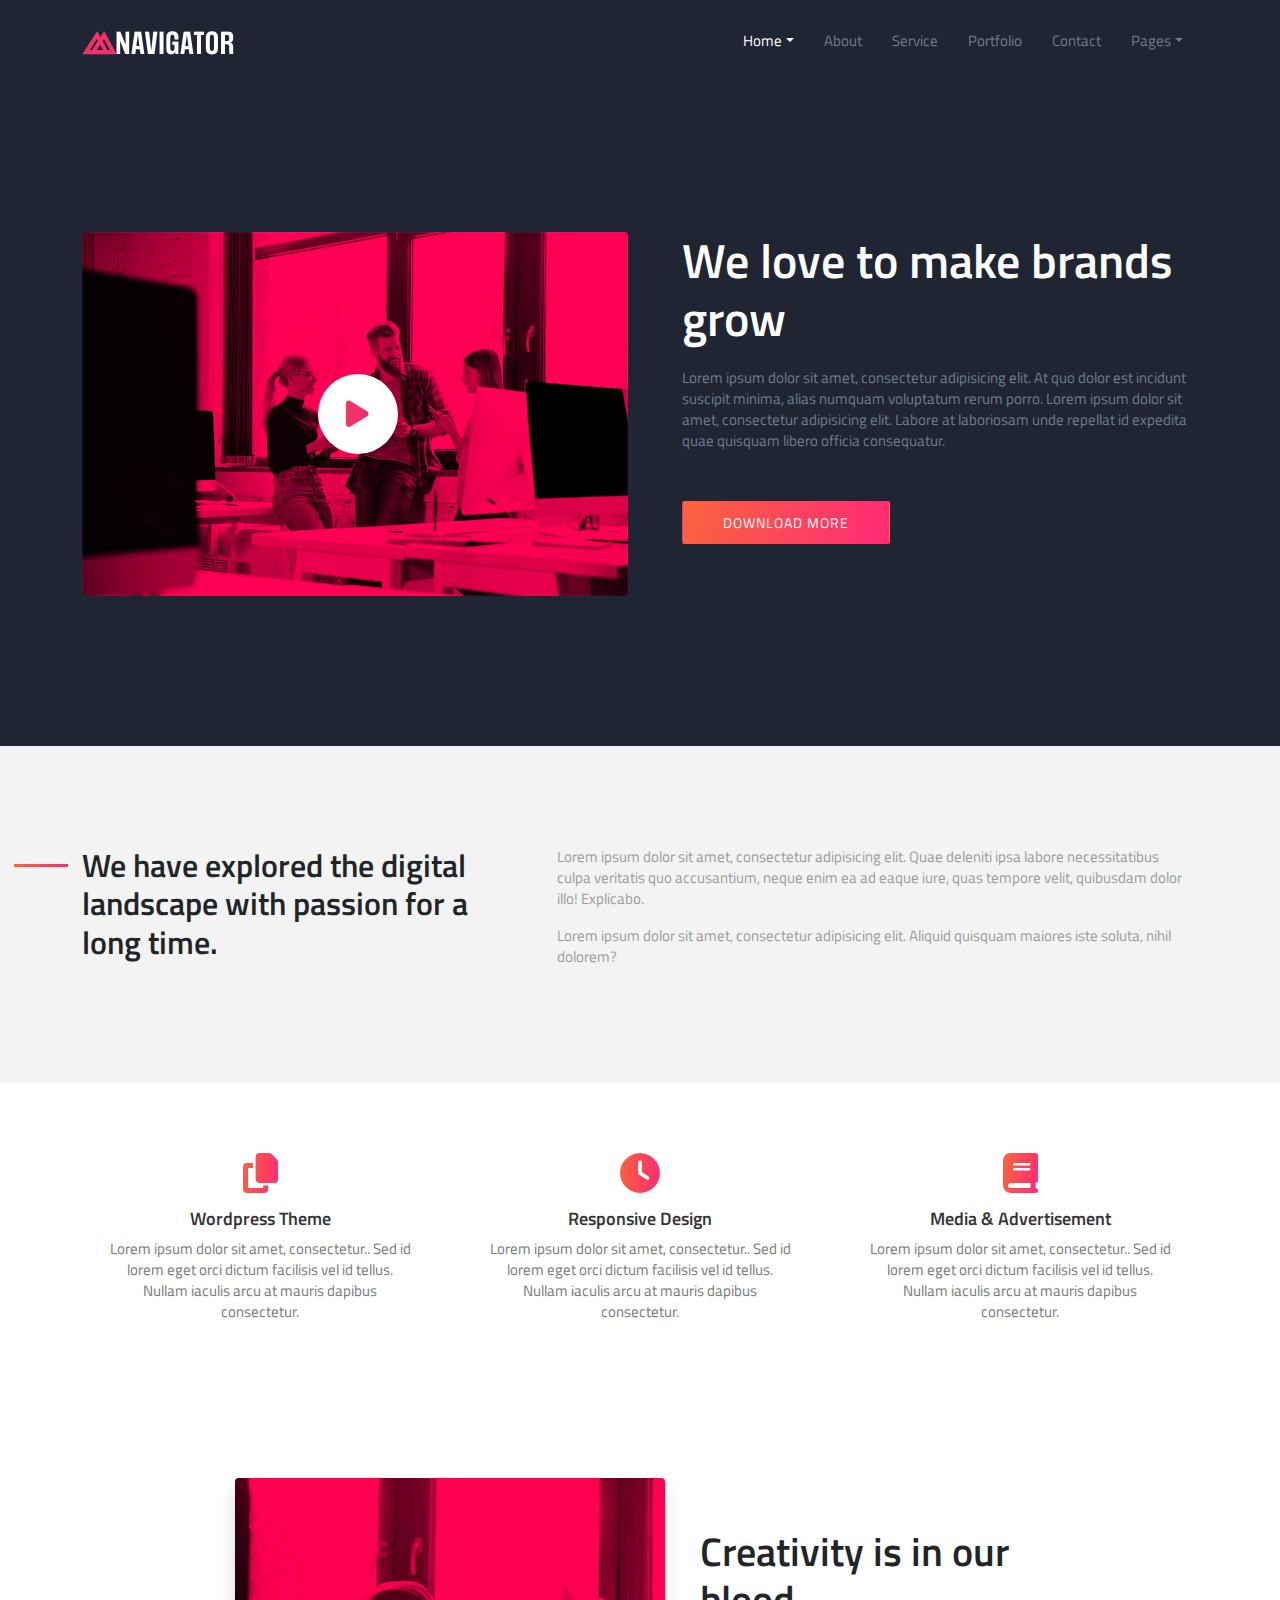
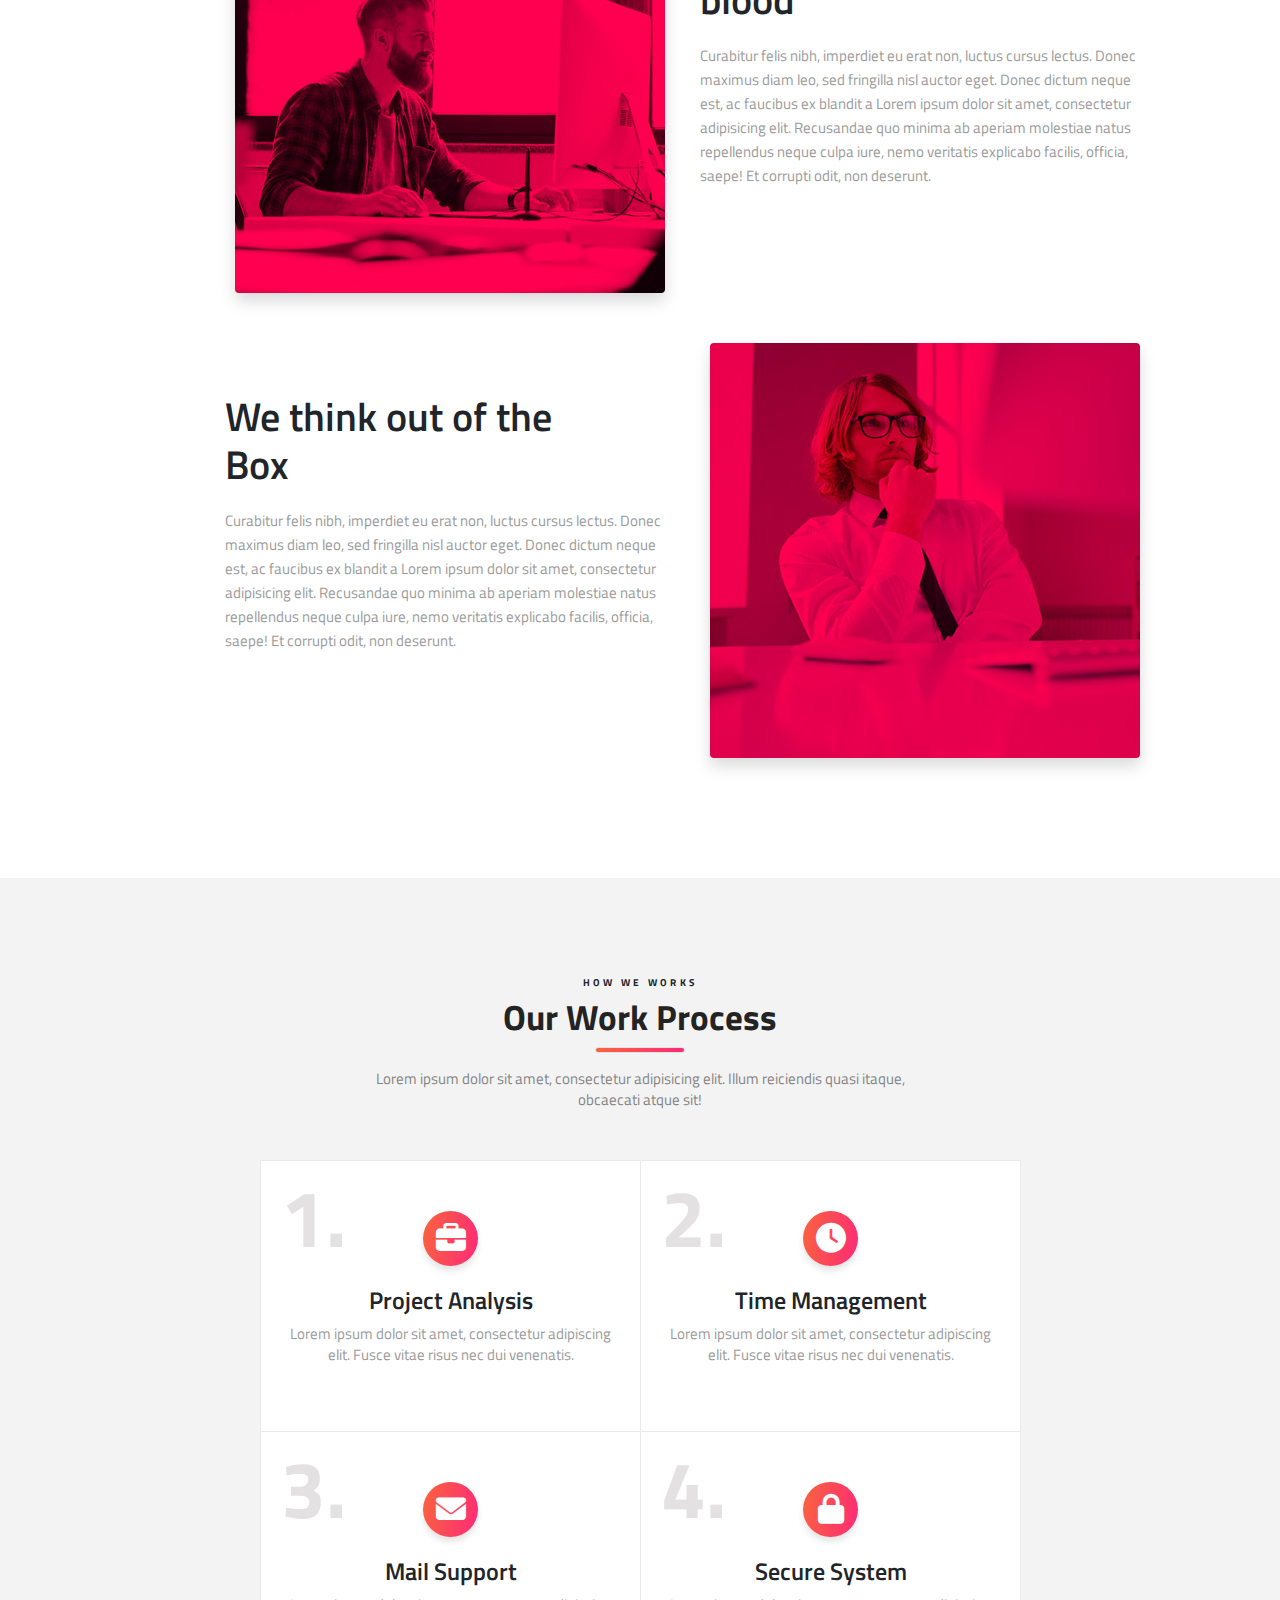
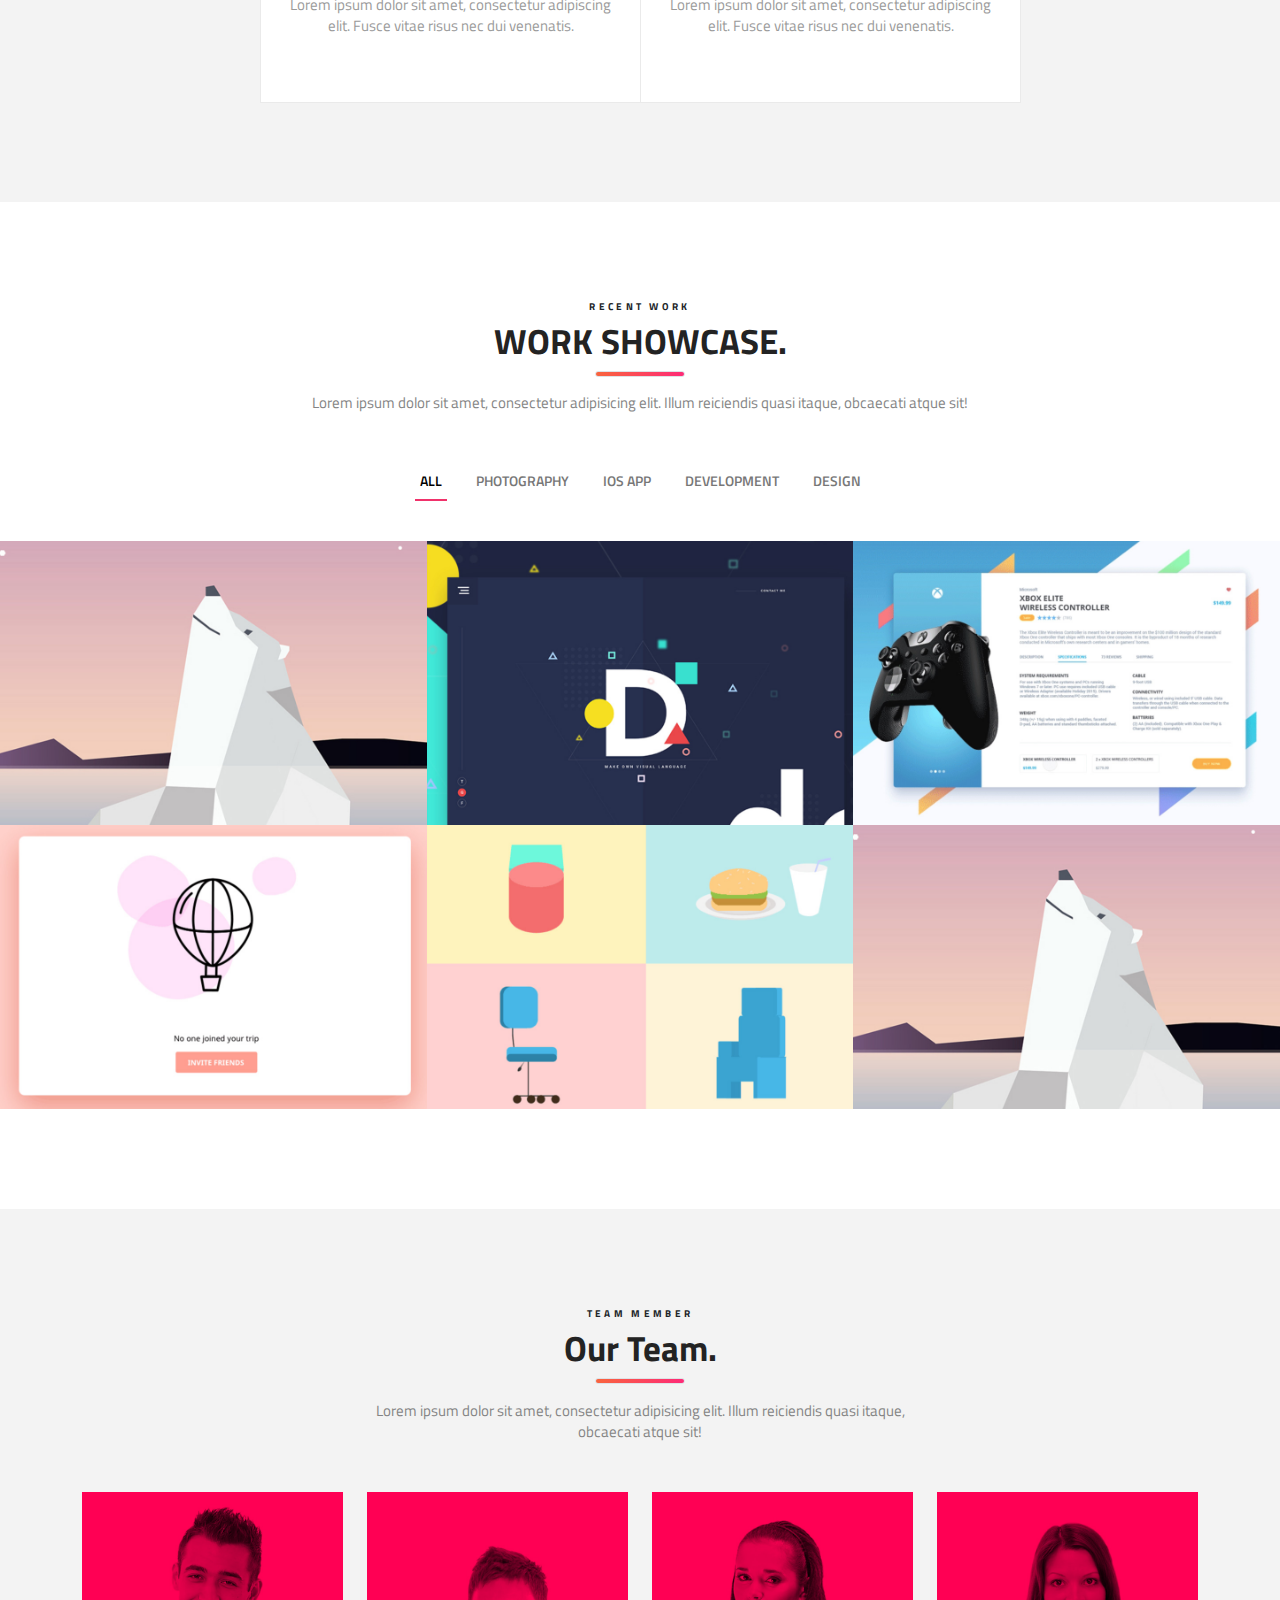
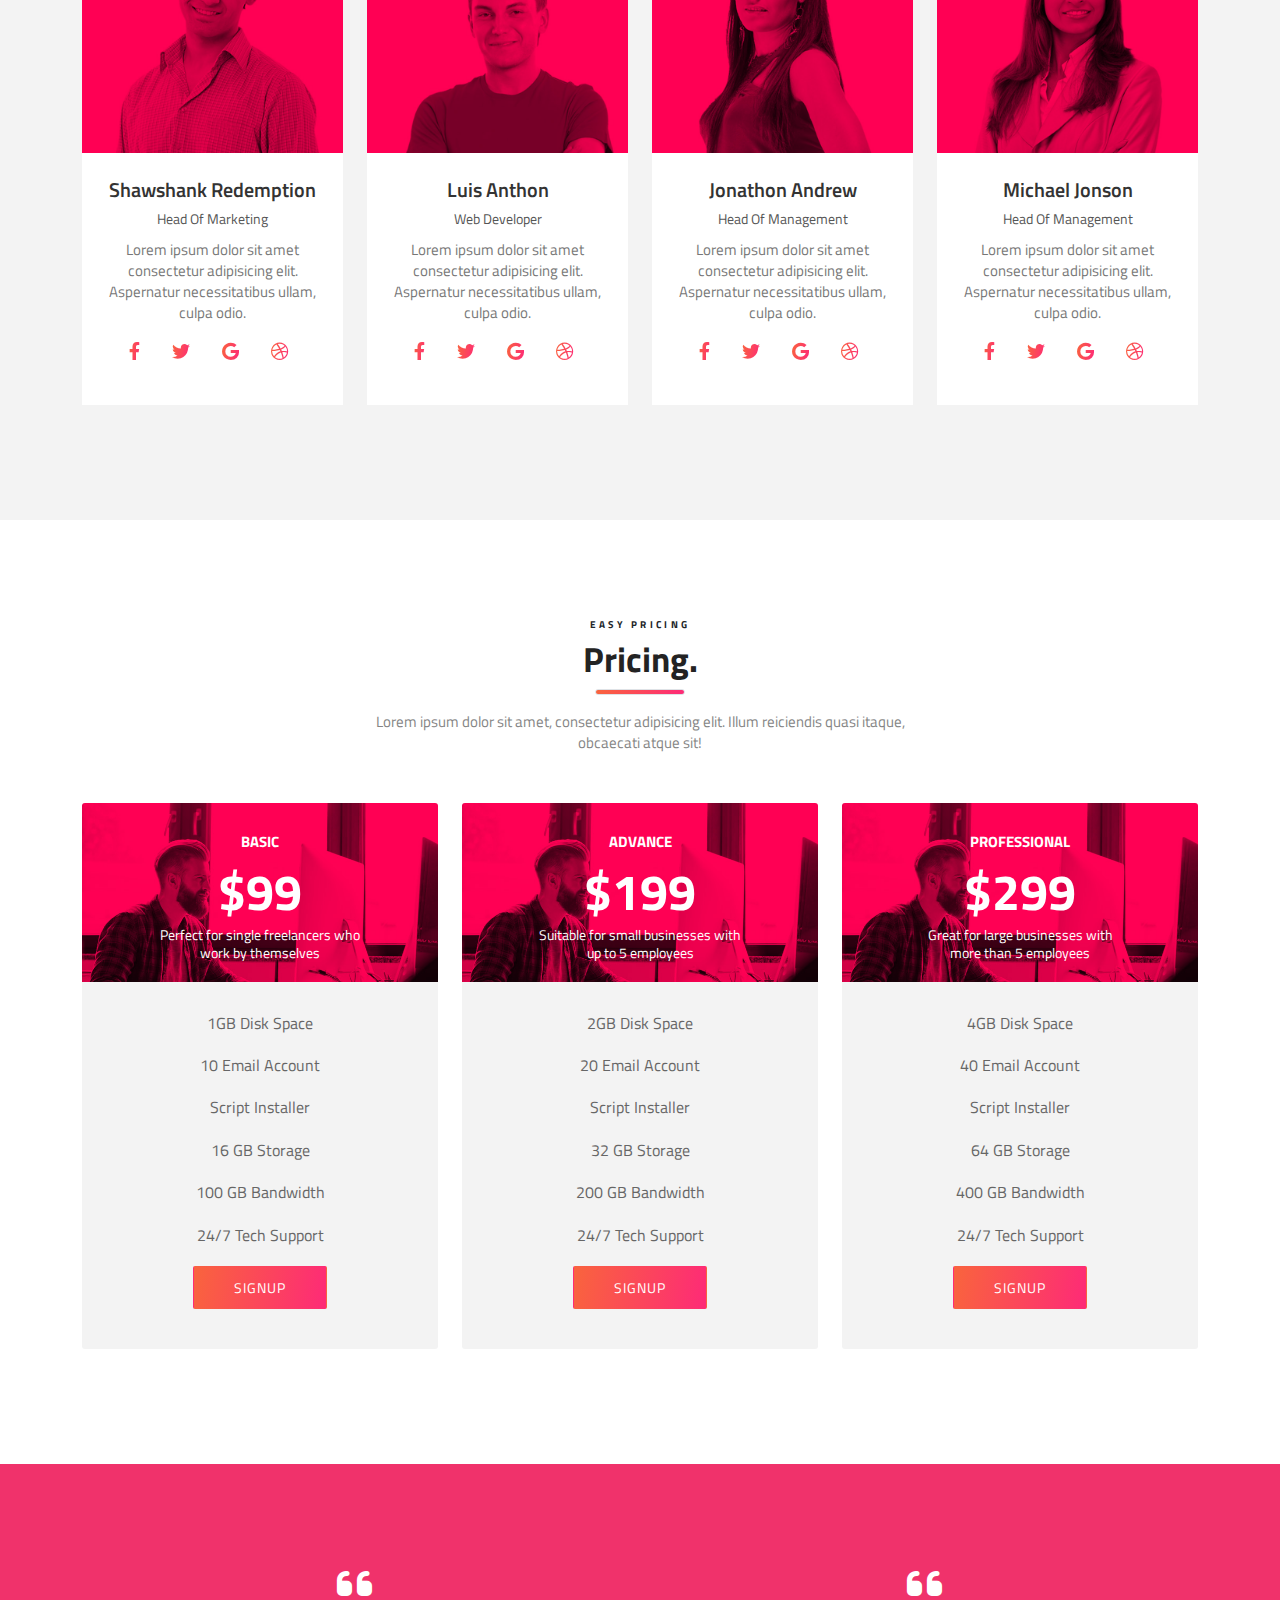
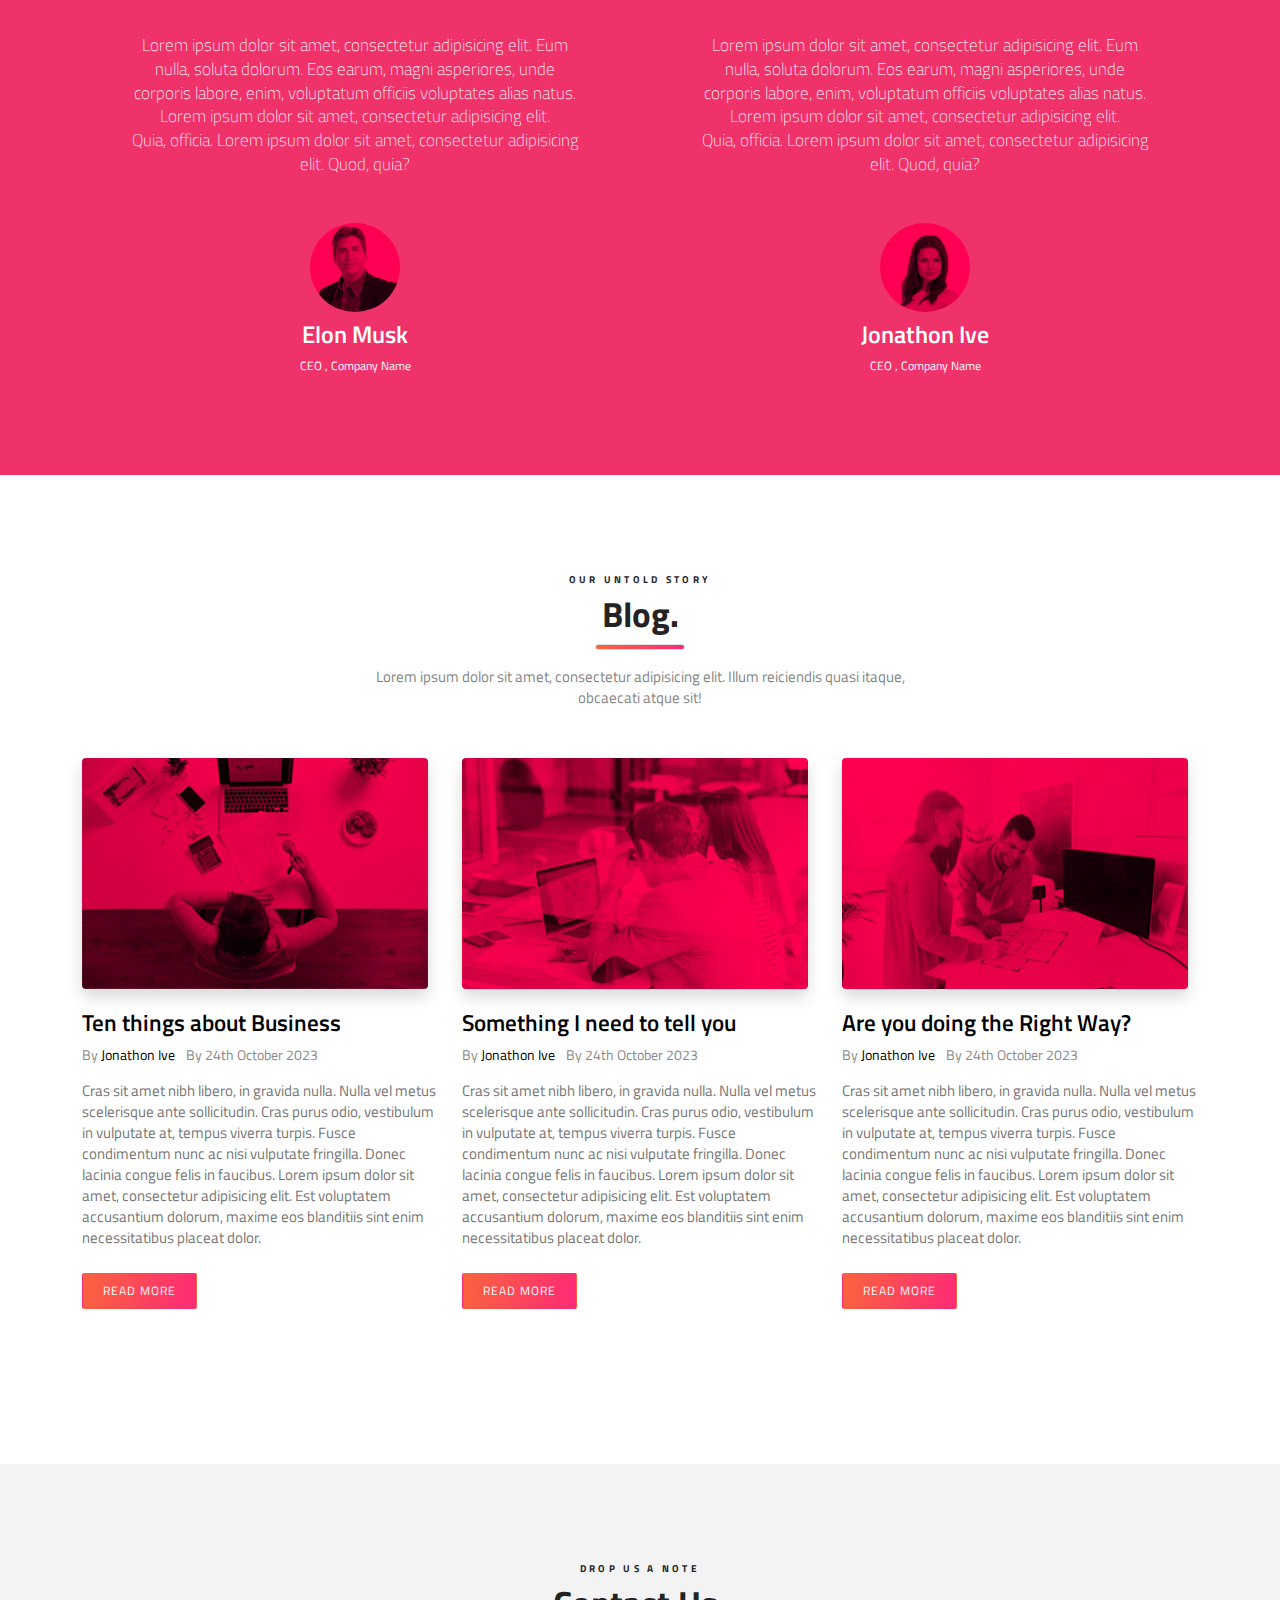
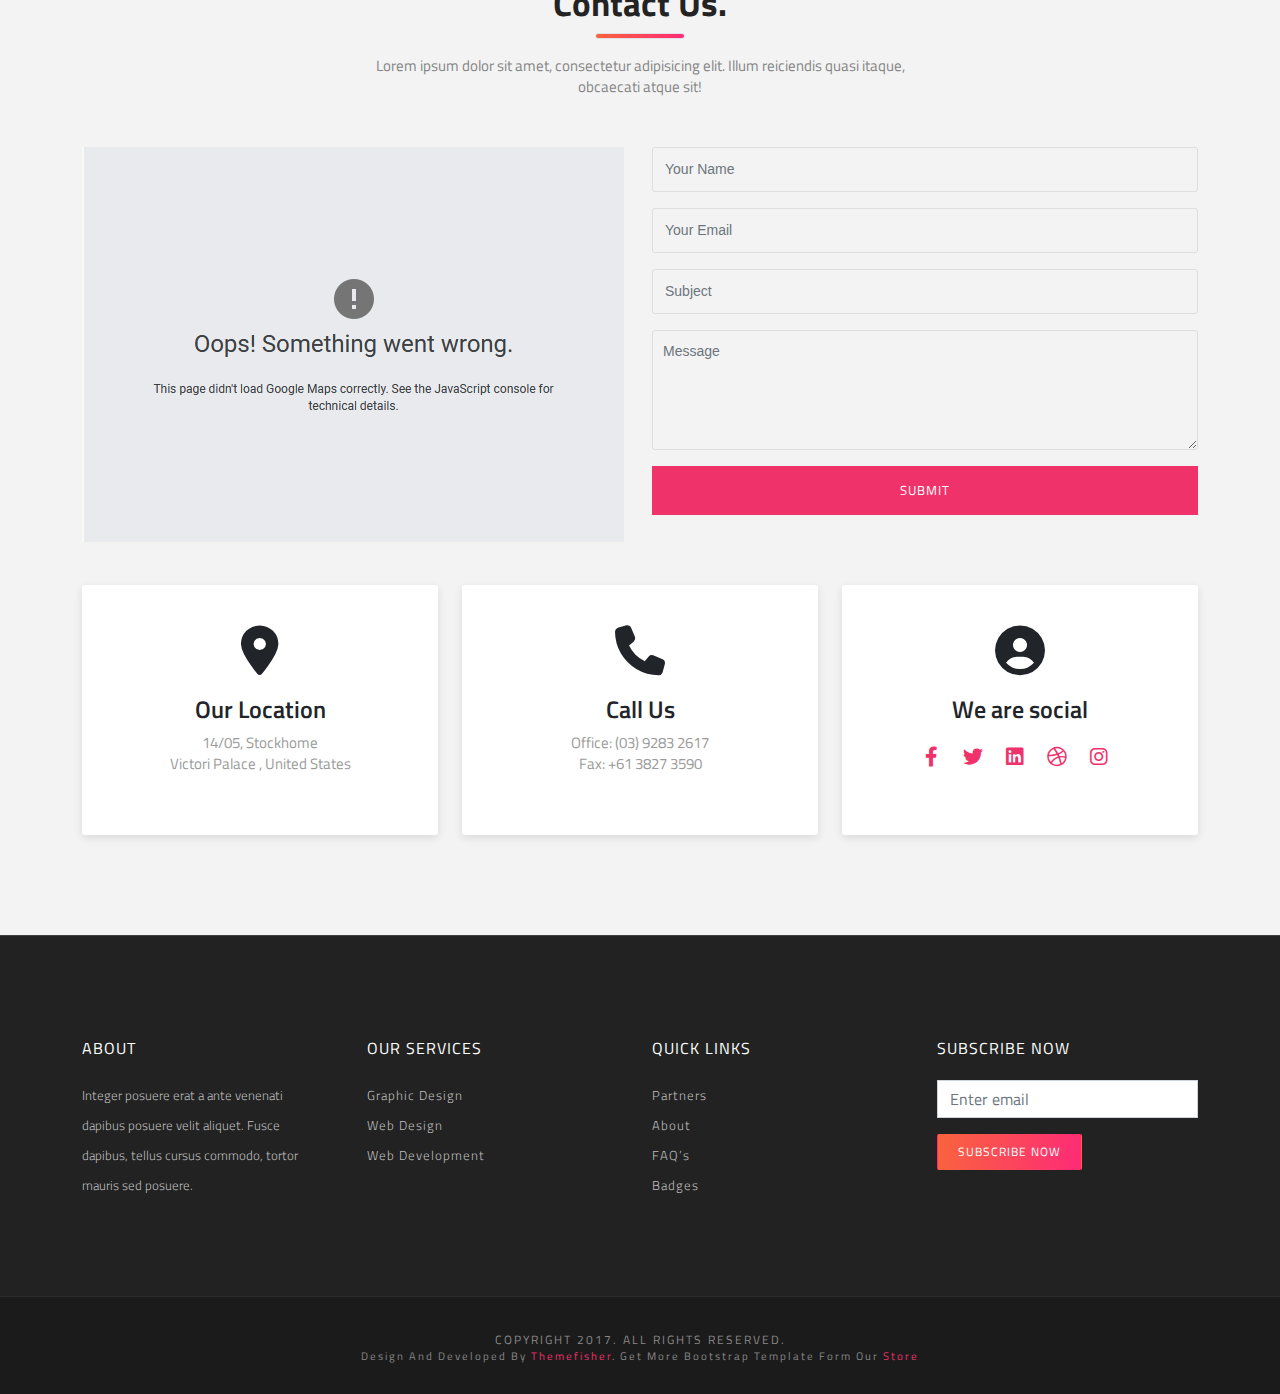
<file: index.html>
<!DOCTYPE html>
<html lang="en">
<head>
    <meta charset="UTF-8">
    <meta name="viewport" content="width=device-width, initial-scale=1.0">
    <title>Navigator</title>
    <link rel="preconnect" href="https://fonts.googleapis.com">
    <link rel="preconnect" href="https://fonts.gstatic.com" crossorigin>
    <link href="https://fonts.googleapis.com/css2?family=Titillium+Web:wght@300;400;600;700&display=swap" rel="stylesheet">
    <link rel="shortcut icon" href="img/favicon.ico" type="image/x-icon">
    <link rel="stylesheet" href="css/brands.css">
    <link rel="stylesheet" href="css/fontawesome.css">
    <link rel="stylesheet" href="css/solid.css">
    <link rel="stylesheet" href="css/lightbox.min.css">
    <link rel="stylesheet" href="css/bootstrap.min.css">
    <link rel="stylesheet" href="css/style.css">
    <script src="js/bootstrap.bundle.min.js"></script>
    <script src="js/lightbox-plus-jquery.min.js"></script>
    <script src="js/lightbox.min.js"></script>
</head>
<body>
    <!-- header area start -->
    <header class="header-area navigation">
        <div class="container">
            <div class="row">
                <div class="col-md-12">
                    <nav class="navbar navbar-expand-md">
                        <a class="navbar-brand" href="#">
                            <img src="img/logo.png" alt="logo">
                        </a>
                        <div class="collapse navbar-collapse">
                            <ul class="navbar-nav ml-auto">
                                <li class="nav-item dropdown active">
                                    <a id="drop" class="nav-link dropdown-toggle" role="button" data-bs-toggle="dropdown" aria-haspopup="true" aria-expanded="false" href="#">Home</a>
                                    <div class="dropdown-menu" aria-labelledby="drop">
                                        <a class="dropdown-item" href="index.html">Homepage 1</a>
                                    </div>
                                </li>
                                <li class="nav-item"><a id="drop" class="nav-link" href="about.html">About</a></li>
                                <li class="nav-item"><a id="drop" class="nav-link" href="service.html">Service</a></li>
                                <li class="nav-item"><a id="drop" class="nav-link" href="portfolio.html">Portfolio</a></li>
                                <li class="nav-item"><a id="drop" class="nav-link" href="contact-us.html">Contact</a></li>
                                <li class="nav-item dropdown active1">
                                    <a id="drop1" class="nav-link dropdown-toggle" role="button" data-bs-toggle="dropdown" aria-haspopup="true" aria-expanded="false" href="#">Pages</a>
                                    <div class="dropdown-menu" aria-labelledby="drop1">
                                        <a class="dropdown-item" href="404 page.html">404 Pages</a>
                                    </div>
                                </li>
                            </ul>
                        </div>
                    </nav>
                </div>
            </div>
        </div>
    </header>
    <!-- header area end -->
    <!-- hero area start -->
    <section class="hero-area">
        <div class="container">
            <div class="row">
                <div class="col-md-6">
                    <div class="video-player">
                        <img src="img/video-player-thumb.jpg" alt="img" class="img-fluid rounded">
                        <a class="play-icon" href="https://www.youtube.com/embed/g3-VxLQO7do?autoplay=1">
                            <i class="fa-solid fa-play"></i>
                        </a>
                    </div>
                </div>
                <div class="col-md-6">
                    <div class="block">
                        <h2>We love to make brands grow</h2>
                        <p>Lorem ipsum dolor sit amet, consectetur adipisicing elit. At quo dolor est incidunt suscipit minima, alias numquam voluptatum rerum porro. Lorem ipsum dolor sit amet, consectetur adipisicing elit. Labore at laboriosam unde repellat id expedita quae quisquam libero officia consequatur.</p>
                        <ul class="list-inline">
                            <li class="list-inline-item"><a class="btn btn-main" href="https://themefisher.com/">Download More</a></li>
                        </ul>
                    </div>
                </div>
            </div>
        </div>
    </section>
    <!-- hero area end -->
    <!-- about area start -->
    <section class="about-area">
        <div class="container">
            <div class="row">
                <div class="col-12 col-md-5">
                    <h2>
                        We have explored the digital landscape with passion for a long time.
                    </h2>
                </div>
                <div class="col-12 col-md-7">
                    <p>Lorem ipsum dolor sit amet, consectetur adipisicing elit. Quae deleniti ipsa labore necessitatibus<br> culpa veritatis quo accusantium, neque enim ea ad eaque iure, quas tempore velit, quibusdam dolor<br> illo! Explicabo.</p>
                    <p>Lorem ipsum dolor sit amet, consectetur adipisicing elit. Aliquid quisquam maiores iste soluta, nihil dolorem?</p>
                </div>
            </div>
        </div>
    </section>
    <!-- about area end -->
    <!-- service area start -->
    <section class="service-area">
        <div class="container">
            <div class="row">
                <div class="col-md-4 col-sm-6 col-xs-12">
                    <div class="service-block text-center">
                        <div class="service-icon text-center">
                            <i class="fa-regular fa-copy"></i>
                        </div>
                        <h3>Wordpress Theme</h3>
                        <p>Lorem ipsum dolor sit amet, consectetur.. Sed id lorem eget orci dictum facilisis vel id tellus.<br> Nullam iaculis arcu at mauris dapibus<br> consectetur.</p>
                    </div>
                </div>
                <div class="col-md-4 col-sm-6 col-xs-12">
                    <div class="service-block text-center">
                        <div class="service-icon text-center">
                            <i class="fa-regular fa-clock"></i>
                        </div>
                        <h3>Responsive Design</h3>
                        <p>Lorem ipsum dolor sit amet, consectetur.. Sed id lorem eget orci dictum facilisis vel id tellus.<br> Nullam iaculis arcu at mauris dapibus<br> consectetur.</p>
                    </div>
                </div>
                <div class="col-md-4 col-sm-6 col-xs-12 mx-auto">
                    <div class="service-block text-center">
                        <div class="service-icon text-center">
                            <i class="fa-solid fa-book"></i>
                        </div>
                        <h3>Media & Advertisement</h3>
                        <p>Lorem ipsum dolor sit amet, consectetur.. Sed id lorem eget orci dictum facilisis vel id tellus.<br> Nullam iaculis arcu at mauris dapibus<br> consectetur.</p>
                    </div>
                </div>
            </div>
        </div>
    </section>
    <!-- service area end -->
    <!-- about1 area start -->
    <section class="about1-area">
        <div class="container">
            <div class="row mb-50 justify-content-center">
                <div class="col-md-5 col-sm-12 text-center offset-md-1">
                    <img src="img/about-1.jpg" alt="img" class="img-fluid rounded shadow">
                </div>
                <div class="col-md-5 col-sm-12">
                    <div class="content">
                        <h2>Creativity is in our <br> blood</h2>
                        <p>Curabitur felis nibh, imperdiet eu erat non, luctus cursus lectus. Donec maximus diam leo, sed fringilla nisl auctor eget. Donec dictum neque est, ac faucibus ex blandit a Lorem ipsum dolor sit amet, consectetur adipisicing elit. Recusandae quo minima ab aperiam molestiae natus repellendus neque culpa iure, nemo veritatis explicabo facilis, officia, saepe! Et corrupti odit, non deserunt.
                        </p>
                    </div>
                    <p></p>
                </div>
            </div>
            <div class="row mb-50 justify-content-center">
                <div class="col-12 col-md-5 offset-md-1 col-md-5 col-sm-12">
                    <div class="content">
                        <h2>We think out of the <br> Box</h2>
                        <p>Curabitur felis nibh, imperdiet eu erat non, luctus cursus lectus. Donec maximus diam leo, sed fringilla nisl auctor eget. Donec dictum neque est, ac faucibus ex blandit a Lorem ipsum dolor sit amet, consectetur adipisicing elit. Recusandae quo minima ab aperiam molestiae natus repellendus neque culpa iure, nemo veritatis explicabo facilis, officia, saepe! Et corrupti odit, non deserunt.
                        </p>
                    </div>
                    <p></p>
                </div>
                <div class="col-12 col-md-5 col-sm-12 text-center">
                    <img class="img-fluid rounded shadow" src="img/about-2.jpg" alt="img">
                </div>
            </div>
        </div>
    </section>
    <!-- about1 area end -->
    <!-- section area start -->
    <section class="section-area">
        <div class="container">
            <div class="row">
                <div class="col">
                    <div class="title text-center">
                        <h4>How We Works</h4>
                        <h2>Our work process</h2>
                        <span class="border"></span>
                        <p>Lorem ipsum dolor sit amet, consectetur adipisicing elit. Illum reiciendis quasi itaque, obcaecati atque sit!</p>
                    </div>
                </div>
            </div>
            <div class="row justify-content-center">
                <div class="col-md-4 col-sm-6 p-0">
                    <div class="service-item text-center">
                        <span class="count">1.</span>
                        <i class="fa-solid fa-briefcase"></i>
                        <h4>Project Analysis</h4>
                        <p>Lorem ipsum dolor sit amet, consectetur adipiscing elit. Fusce vitae risus nec dui venenatis.</p>
                    </div>
                </div>
                <div class="col-md-4 col-sm-6 p-0">
                    <div class="service-item text-center">
                        <span class="count">2.</span>
                        <i class="fa-regular fa-clock"></i>
                        <h4>Time Management</h4>
                        <p>Lorem ipsum dolor sit amet, consectetur adipiscing elit. Fusce vitae risus nec dui venenatis.</p>
                    </div>
                </div>
                <div class="w-100"></div>
                <div class="col-md-4 col-sm-6 p-0">
                    <div class="service-item text-center">
                        <span class="count">3.</span>
                        <i class="fa-regular fa-envelope"></i>
                        <h4>Mail Support</h4>
                        <p>Lorem ipsum dolor sit amet, consectetur adipiscing elit. Fusce vitae risus nec dui venenatis.</p>
                    </div>
                </div>
                <div class="col-md-4 col-sm-6 p-0">
                    <div class="service-item text-center">
                        <span class="count">4.</span>
                        <i class="fa-solid fa-lock"></i>
                        <h4>Secure System</h4>
                        <p>Lorem ipsum dolor sit amet, consectetur adipiscing elit. Fusce vitae risus nec dui venenatis.</p>
                    </div>
                </div>
            </div>
        </div>
    </section>
    <!-- section area end -->
    <!-- portfolio area start -->
    <section class="portfolio-area">
        <div class="container-fluid">
            <div class="row">
                <div class="col">
                    <div class="title1 text-center">
                        <h4>RECENT WORK</h4>
                        <h2>WORK SHOWCASE.</h2>
                        <span class="border"></span>
                        <p>Lorem ipsum dolor sit amet, consectetur adipisicing elit. Illum reiciendis quasi itaque, obcaecati atque sit!</p>
                    </div>
                </div>
            </div>
            <div class="row">
                <div class="col-md-12">
                    <div class="portfolio-filter">
                        <button class="mixitup-control-active" type="button" data-filter="all">All</button>
                        <button class="" type="button" data-filter=".photography">Photography</button>
                        <button class="" type="button" data-filter=".ios">IOS App</button>
                        <button class="" type="button" data-filter=".development">Development</button>
                        <button class="" type="button" data-filter=".design">Design</button>
                    </div>
                </div>
            </div>
            <div class="row portfolio-items-wrapper">
                <div class="col-6 col-md-4 padding-0 mix design">
                    <div class="portfolio-block">
                        <img class="img-fluid" src="img/portfolio-1.jpg" alt="img">
                        <div class="caption">
                            <a class="search-icon" href="img/portfolio-1.jpg" data-lightbox="portfolio-1">
                                <i class="fa-solid fa-magnifying-glass"></i>
                            </a>
                            <h4>
                                <a href="#">AirBnB Postcard</a>
                            </h4>
                        </div>
                    </div>
                </div>
                <div class="col-6 col-md-4 padding-0 mix design">
                    <div class="portfolio-block">
                        <img class="img-fluid" src="img/portfolio-2.jpg" alt="img">
                        <div class="caption">
                            <a class="search-icon" href="img/portfolio-2.jpg" data-lightbox="portfolio-1">
                                <i class="fa-solid fa-magnifying-glass"></i>
                            </a>
                            <h4>
                                <a href="#">AirBnB Postcard</a>
                            </h4>
                        </div>
                    </div>
                </div>
                <div class="col-6 col-md-4 padding-0 mix design">
                    <div class="portfolio-block">
                        <img class="img-fluid" src="img/portfolio-3.jpg" alt="img">
                        <div class="caption">
                            <a class="search-icon" href="img/portfolio-3.jpg" data-lightbox="portfolio-1">
                                <i class="fa-solid fa-magnifying-glass"></i>
                            </a>
                            <h4>
                                <a href="#">AirBnB Postcard</a>
                            </h4>
                        </div>
                    </div>
                </div>
                <div class="col-6 col-md-4 padding-0 mix design">
                    <div class="portfolio-block">
                        <img class="img-fluid" src="img/portfolio-4.jpg" alt="img">
                        <div class="caption">
                            <a class="search-icon" href="img/portfolio-4.jpg" data-lightbox="portfolio-1">
                                <i class="fa-solid fa-magnifying-glass"></i>
                            </a>
                            <h4>
                                <a href="#">AirBnB Postcard</a>
                            </h4>
                        </div>
                    </div>
                </div>
                <div class="col-6 col-md-4 padding-0 mix design">
                    <div class="portfolio-block">
                        <img class="img-fluid" src="img/portfolio-5.jpg" alt="img">
                        <div class="caption">
                            <a class="search-icon" href="img/portfolio-5.jpg" data-lightbox="portfolio-1">
                                <i class="fa-solid fa-magnifying-glass"></i>
                            </a>
                            <h4>
                                <a href="#">AirBnB Postcard</a>
                            </h4>
                        </div>
                    </div>
                </div>
                <div class="col-6 col-md-4 padding-0 mix design">
                    <div class="portfolio-block">
                        <img class="img-fluid" src="img/portfolio-1.jpg" alt="img">
                        <div class="caption">
                            <a class="search-icon" href="img/portfolio-1.jpg" data-lightbox="portfolio-1">
                                <i class="fa-solid fa-magnifying-glass"></i>
                            </a>
                            <h4>
                                <a href="#">Photography Website</a>
                            </h4>
                        </div>
                    </div>
                </div>
            </div>
        </div>
    </section>
    <!-- portfolio area end -->
    <!-- team area start -->
    <section class="team-area bg-gray">
        <div class="container">
            <div class="row">
                <div class="col">
                    <div class="title text-center">
                        <h4>TEAM MEMBER</h4>
                        <h2>Our Team.</h2>
                        <span class="border"></span>
                        <p>Lorem ipsum dolor sit amet, consectetur adipisicing elit. Illum reiciendis quasi itaque, obcaecati atque sit!</p>
                    </div>
                </div>
            </div>
            <div class="row">
                <div class="col-12 col-md-3 col-sm-6">
                    <div class="team-member text-center">
                        <div class="member-photo">
                            <img src="img/member-1.jpg" alt="" class="img-fluid">
                        </div>
                        <div class="member-content">
                            <h3>Shawshank Redemption</h3>
                            <span>Head Of Marketing</span>
                            <p>Lorem ipsum dolor sit amet consectetur adipisicing elit. Aspernatur necessitatibus ullam, culpa odio.</p>
                            <ul class="list-inline">
                                <li class="list-inline-item"><a href="#"><i class="fa-brands fa-facebook-f"></i></a></li>
                                <li class="list-inline-item"><a href="#"><i class="fa-brands fa-twitter"></i></a></li>
                                <li class="list-inline-item"><a href="#"><i class="fa-brands fa-google"></i></a></li>
                                <li class="list-inline-item"><a href="#"><i class="fa-brands fa-dribbble"></i></a></li>
                            </ul>
                        </div>
                    </div>
                </div>
                <div class="col-12 col-md-3 col-sm-6">
                    <div class="team-member text-center">
                        <div class="member-photo">
                            <img src="img/member-2.jpg" alt="" class="img-fluid">
                        </div>
                        <div class="member-content">
                            <h3>Luis Anthon</h3>
                            <span>Web Developer</span>
                            <p>Lorem ipsum dolor sit amet consectetur adipisicing elit. Aspernatur necessitatibus ullam, culpa odio.</p>
                            <ul class="list-inline">
                                <li class="list-inline-item"><a href="#"><i class="fa-brands fa-facebook-f"></i></a></li>
                                <li class="list-inline-item"><a href="#"><i class="fa-brands fa-twitter"></i></a></li>
                                <li class="list-inline-item"><a href="#"><i class="fa-brands fa-google"></i></a></li>
                                <li class="list-inline-item"><a href="#"><i class="fa-brands fa-dribbble"></i></a></li>
                            </ul>
                        </div>
                    </div>
                </div>
                <div class="col-12 col-md-3 col-sm-6">
                    <div class="team-member text-center">
                        <div class="member-photo">
                            <img src="img/member-3.jpg" alt="" class="img-fluid">
                        </div>
                        <div class="member-content">
                            <h3>Jonathon Andrew</h3>
                            <span>Head Of Management</span>
                            <p>Lorem ipsum dolor sit amet consectetur adipisicing elit. Aspernatur necessitatibus ullam, culpa odio.</p>
                            <ul class="list-inline">
                                <li class="list-inline-item"><a href="#"><i class="fa-brands fa-facebook-f"></i></a></li>
                                <li class="list-inline-item"><a href="#"><i class="fa-brands fa-twitter"></i></a></li>
                                <li class="list-inline-item"><a href="#"><i class="fa-brands fa-google"></i></a></li>
                                <li class="list-inline-item"><a href="#"><i class="fa-brands fa-dribbble"></i></a></li>
                            </ul>
                        </div>
                    </div>
                </div>
                <div class="col-12 col-md-3 col-sm-6">
                    <div class="team-member text-center">
                        <div class="member-photo">
                            <img src="img/member-4.jpg" alt="" class="img-fluid">
                        </div>
                        <div class="member-content">
                            <h3>Michael Jonson</h3>
                            <span>Head Of Management</span>
                            <p>Lorem ipsum dolor sit amet consectetur adipisicing elit. Aspernatur necessitatibus ullam, culpa odio.</p>
                            <ul class="list-inline">
                                <li class="list-inline-item"><a href="#"><i class="fa-brands fa-facebook-f"></i></a></li>
                                <li class="list-inline-item"><a href="#"><i class="fa-brands fa-twitter"></i></a></li>
                                <li class="list-inline-item"><a href="#"><i class="fa-brands fa-google"></i></a></li>
                                <li class="list-inline-item"><a href="#"><i class="fa-brands fa-dribbble"></i></a></li>
                            </ul>
                        </div>
                    </div>
                </div>
            </div>
        </div>
    </section>
    <!-- team area end -->
    <!-- pricing area start -->
    <section class="pricing-area">
        <div class="container">
            <div class="row">
                <div class="col">
                    <div class="title text-center">
                        <h4>Easy Pricing</h4>
                        <h2>Pricing.</h2>
                        <span class="border"></span>
                        <p>Lorem ipsum dolor sit amet, consectetur adipisicing elit. Illum reiciendis quasi itaque, obcaecati atque sit!</p>
                    </div>
                </div>
            </div>
            <div class="row">
                <div class="col-md-4 col-sm-6 col-xs-12">
                    <div class="pricing-item">
                        <div class="price-title bg-price">
                            <h3>Basic</h3>
                            <strong class="value">$99</strong>
                            <p>Perfect for single freelancers who work by themselves</p>
                        </div>
                        <ul>
                            <li>1GB Disk Space</li>
                            <li>10 Email Account</li>
                            <li>Script Installer</li>
                            <li>16 GB Storage</li>
                            <li>100 GB Bandwidth</li>
                            <li>24/7 Tech Support</li>
                        </ul>
                        <a href="#" class="btn btn-main">SignUp</a>
                    </div>
                </div>
                <div class="col-md-4 col-sm-6 col-xs-12">
                    <div class="pricing-item">
                        <div class="price-title bg-price">
                            <h3>Advance</h3>
                            <strong class="value">$199</strong>
                            <p>Suitable for small businesses with up to 5 employees</p>
                        </div>
                        <ul>
                            <li>2GB Disk Space</li>
                            <li>20 Email Account</li>
                            <li>Script Installer</li>
                            <li>32 GB Storage</li>
                            <li>200 GB Bandwidth</li>
                            <li>24/7 Tech Support</li>
                        </ul>
                        <a href="#" class="btn btn-main">SignUp</a>
                    </div>
                </div>
                <div class="col-md-4 col-sm-6 col-xs-12">
                    <div class="pricing-item">
                        <div class="price-title bg-price">
                            <h3>Professional</h3>
                            <strong class="value">$299</strong>
                            <p>Great for large businesses with more than 5 employees</p>
                        </div>
                        <ul>
                            <li>4GB Disk Space</li>
                            <li>40 Email Account</li>
                            <li>Script Installer</li>
                            <li>64 GB Storage</li>
                            <li>400 GB Bandwidth</li>
                            <li>24/7 Tech Support</li>
                        </ul>
                        <a href="#" class="btn btn-main">SignUp</a>
                    </div>
                </div>
            </div>
        </div>
    </section>
    <!-- pricing area end -->
    <!-- testimonial area start -->
    <section class="testimonial-area">
        <div class="container">
            <div class="row">
                <div class="col-md-6 col-sm-12">
                    <div class="item text-center">
                        <i class="fa-solid fa-quote-left"></i>
                        <div class="client-details">
                            <p>Lorem ipsum dolor sit amet, consectetur adipisicing elit. Eum nulla, soluta dolorum. Eos earum, magni asperiores, unde corporis labore, enim, voluptatum officiis voluptates alias natus. Lorem ipsum dolor sit amet, consectetur adipisicing elit.<br> Quia, officia. Lorem ipsum dolor sit amet, consectetur adipisicing elit. Quod, quia?</p>
                        </div>
                        <div class="client-thumb">
                            <img src="img/clients-2.jpg" alt="img" class="img-fluid">
                        </div>
                        <div class="client-meta">
                            <h4>Elon Musk</h4>
                            <span>CEO , Company Name</span>
                        </div>
                    </div>
                </div>
                <div class="col-md-6 col-sm-12">
                    <div class="item text-center">
                        <i class="fa-solid fa-quote-left"></i>
                        <div class="client-details">
                            <p>Lorem ipsum dolor sit amet, consectetur adipisicing elit. Eum nulla, soluta dolorum. Eos earum, magni asperiores, unde corporis labore, enim, voluptatum officiis voluptates alias natus. Lorem ipsum dolor sit amet, consectetur adipisicing elit.<br> Quia, officia. Lorem ipsum dolor sit amet, consectetur adipisicing elit. Quod, quia?</p>
                        </div>
                        <div class="client-thumb">
                            <img src="img/clients-1.jpg" alt="img" class="img-fluid">
                        </div>
                        <div class="client-meta">
                            <h4>Jonathon Ive</h4>
                            <span>CEO , Company Name</span>
                        </div>
                    </div>
                </div>
            </div>
        </div>
    </section>
    <!-- testimonial area end -->
    <!-- blog area start -->
    <section class="blog-area">
        <div class="container">
            <div class="row">
                <div class="col">
                    <div class="title text-center">
                        <h4>Our untold story</h4>
                        <h2>Blog.</h2>
                        <span class="border"></span>
                        <p>Lorem ipsum dolor sit amet, consectetur adipisicing elit. Illum reiciendis quasi itaque, obcaecati atque sit!</p>
                    </div>
                </div>
            </div>
            <div class="row">
                <div class="col-12 col-md-4">
                    <div class="post-item">
                        <div class="post-thumb">
                            <img src="img/post-1.jpg" alt="img" class="img-fluid shadow rounded">
                        </div>
                        <div class="post-title">
                            <h3 class="mt-0">
                                <a href="#">Ten things about Business</a>
                            </h3>
                        </div>
                        <div class="post-meta">
                            <ul class="list-inline">
                                <li class="list-inline-item">
                                    <span>By</span>
                                    <a href="#">Jonathon Ive</a>
                                </li>
                                <li class="list-inline-item">
                                    <span>By</span>
                                    <span>24th October 2023</span>
                                </li>
                            </ul>
                        </div>
                        <div class="post-content">
                            <p>Cras sit amet nibh libero, in gravida nulla. Nulla vel metus scelerisque ante sollicitudin. Cras purus odio, vestibulum in vulputate at, tempus viverra turpis. Fusce condimentum nunc ac nisi vulputate fringilla. Donec lacinia congue felis in faucibus. Lorem ipsum dolor sit amet, consectetur adipisicing elit. Est voluptatem accusantium dolorum, maxime eos blanditiis sint enim necessitatibus placeat dolor.</p>
                        </div>
                        <a href="#" class="btn btn-main">Read More</a>
                    </div>
                </div>
                <div class="col-12 col-md-4">
                    <div class="post-item">
                        <div class="post-thumb">
                            <img src="img/post-2.jpg" alt="img" class="img-fluid shadow rounded">
                        </div>
                        <div class="post-title">
                            <h3 class="mt-0">
                                <a href="#">Something I need to tell you</a>
                            </h3>
                        </div>
                        <div class="post-meta">
                            <ul class="list-inline">
                                <li class="list-inline-item">
                                    <span>By</span>
                                    <a href="#">Jonathon Ive</a>
                                </li>
                                <li class="list-inline-item">
                                    <span>By</span>
                                    <span>24th October 2023</span>
                                </li>
                            </ul>
                        </div>
                        <div class="post-content">
                            <p>Cras sit amet nibh libero, in gravida nulla. Nulla vel metus scelerisque ante sollicitudin. Cras purus odio, vestibulum in vulputate at, tempus viverra turpis. Fusce condimentum nunc ac nisi vulputate fringilla. Donec lacinia congue felis in faucibus. Lorem ipsum dolor sit amet, consectetur adipisicing elit. Est voluptatem accusantium dolorum, maxime eos blanditiis sint enim necessitatibus placeat dolor.</p>
                        </div>
                        <a href="#" class="btn btn-main">Read More</a>
                    </div>
                </div>
                <div class="col-12 col-md-4">
                    <div class="post-item">
                        <div class="post-thumb">
                            <img src="img/post-3.jpg" alt="img" class="img-fluid shadow rounded">
                        </div>
                        <div class="post-title">
                            <h3 class="mt-0">
                                <a href="#">Are you doing the Right Way?</a>
                            </h3>
                        </div>
                        <div class="post-meta">
                            <ul class="list-inline">
                                <li class="list-inline-item">
                                    <span>By</span>
                                    <a href="#">Jonathon Ive</a>
                                </li>
                                <li class="list-inline-item">
                                    <span>By</span>
                                    <span>24th October 2023</span>
                                </li>
                            </ul>
                        </div>
                        <div class="post-content">
                            <p>Cras sit amet nibh libero, in gravida nulla. Nulla vel metus scelerisque ante sollicitudin. Cras purus odio, vestibulum in vulputate at, tempus viverra turpis. Fusce condimentum nunc ac nisi vulputate fringilla. Donec lacinia congue felis in faucibus. Lorem ipsum dolor sit amet, consectetur adipisicing elit. Est voluptatem accusantium dolorum, maxime eos blanditiis sint enim necessitatibus placeat dolor.</p>
                        </div>
                        <a href="#" class="btn btn-main">Read More</a>
                    </div>
                </div>
            </div>
        </div>
    </section>
    <!-- blog area end -->
    <!-- contact area start -->
    <section class="contact-area">
        <div class="container">
            <div class="row">
                <div class="col">
                    <div class="title text-center">
                        <h4>Drop us a note</h4>
                        <h2>Contact Us.</h2>
                        <span class="border"></span>
                        <p>Lorem ipsum dolor sit amet, consectetur adipisicing elit. Illum reiciendis quasi itaque, obcaecati atque sit!</p>
                    </div>
                </div>
            </div>
            <div class="row">
                <div class="col-12 col-md-6">
                    <div class="google-map-error-img">
                        <img src="img/google map error.png" alt="img">
                    </div>
                </div>
                <div class="contact-form col-12 col-md-6">
                    <form action="#">
                        <div class="form-group">
                            <input class="form-control" type="text" placeholder="Your Name" name="name">
                        </div>
                        <div class="form-group">
                            <input class="form-control" type="email" placeholder="Your Email" name="email">
                        </div>
                        <div class="form-group">
                            <input class="form-control" type="text" placeholder="Subject" name="subject">
                        </div>
                        <div class="form-group">
                            <textarea class="form-control" name="message" placeholder="Message" rows="6"></textarea>
                        </div>
                        <div class="submit">
                            <input id="contact-submit" class="btn btn-transparent" type="submit" value="submit">
                        </div>
                    </form>
                </div>
            </div>
            <div class="row">
                <div class="col-12 col-md-4">
                    <div class="address-block contact-meta-block">
                        <i class="fa-solid fa-location-dot"></i>
                        <h4>Our Location</h4>
                        <p>14/05, Stockhome <br>Victori Palace , United States</p>
                    </div>
                </div>
                <div class="col-12 col-md-4">
                    <div class="phone-block contact-meta-block">
                        <i class="fa-solid fa-phone"></i>
                        <h4>Call Us</h4>
                        <p>Office: (03) 9283 2617 <br>Fax: +61 3827 3590</p>
                    </div>
                </div>
                <div class="col-12 col-md-4">
                    <div class="social-icon-block contact-meta-block">
                        <i class="fa-solid fa-circle-user"></i>
                        <h4>We are social</h4>
                        <ul class="list-inline social-icon">
                            <li class="list-inline-item">
                                <a href="#"><i class="fa-brands fa-facebook-f"></i></a>
                            </li>
                            <li class="list-inline-item">
                                <a href="#"><i class="fa-brands fa-twitter"></i></a>
                            </li>
                            <li class="list-inline-item">
                                <a href="#"><i class="fa-brands fa-linkedin"></i></a>
                            </li>
                            <li class="list-inline-item">
                                <a href="#"><i class="fa-brands fa-dribbble"></i></a>
                            </li>
                            <li class="list-inline-item">
                                <a href="#"><i class="fa-brands fa-instagram"></i></a>
                            </li>
                        </ul>
                    </div>
                </div>
            </div>
        </div>
    </section>
    <!-- contact area end -->
    <!-- footer area start -->
    <footer class="bg-one">
        <div class="top-footer">
            <div class="container">
                <div class="row">
                    <div class="col-sm-3 col-md-3 col-lg-3">
                        <h3>About</h3>
                        <p>Integer posuere erat a ante venenati dapibus posuere velit aliquet. Fusce<br> dapibus, tellus cursus commodo, tortor<br> mauris sed posuere.</p>
                    </div>
                    <div class="col-sm-3 col-md-3 col-lg-3">
                        <h3>Our Services</h3>
                        <ul>
                            <li><a href="#">Graphic Design</a></li>
                            <li><a href="#">Web Design</a></li>
                            <li><a href="#">Web Development</a></li>
                        </ul>
                    </div>
                    <div class="col-sm-3 col-md-3 col-lg-3">
                        <h3>Quick Links</h3>
                        <ul>
                            <li><a href="#">Partners</a></li>
                            <li><a href="#">About</a></li>
                            <li><a href="#">FAQ’s</a></li>
                            <li><a href="#">Badges</a></li>
                        </ul>
                    </div>
                    <div class="col-sm-3 col-md-3 col-lg-3">
                        <h3>Subscribe Now</h3>
                        <form action="#" class="subscribe-form">
                            <div class="form-group">
                                <input class="form-control" type="email" placeholder="Enter email">
                            </div>
                            <button class="btn btn-main-sm" type="submit">Subscribe Now</button>
                        </form>
                    </div>
                </div>
            </div>
        </div>
        <div class="footer-bottom">
            <h5>Copyright 2017. All rights reserved.</h5>
            <h6>Design and Developed by <a href="https://themefisher.com/">Themefisher</a>. Get more bootstrap template form our <a href="https://themefisher.com/free-bootstrap-templates/">Store</a></h6>
        </div>
    </footer>
    <!-- footer area end -->
</body>
</html>
</file>
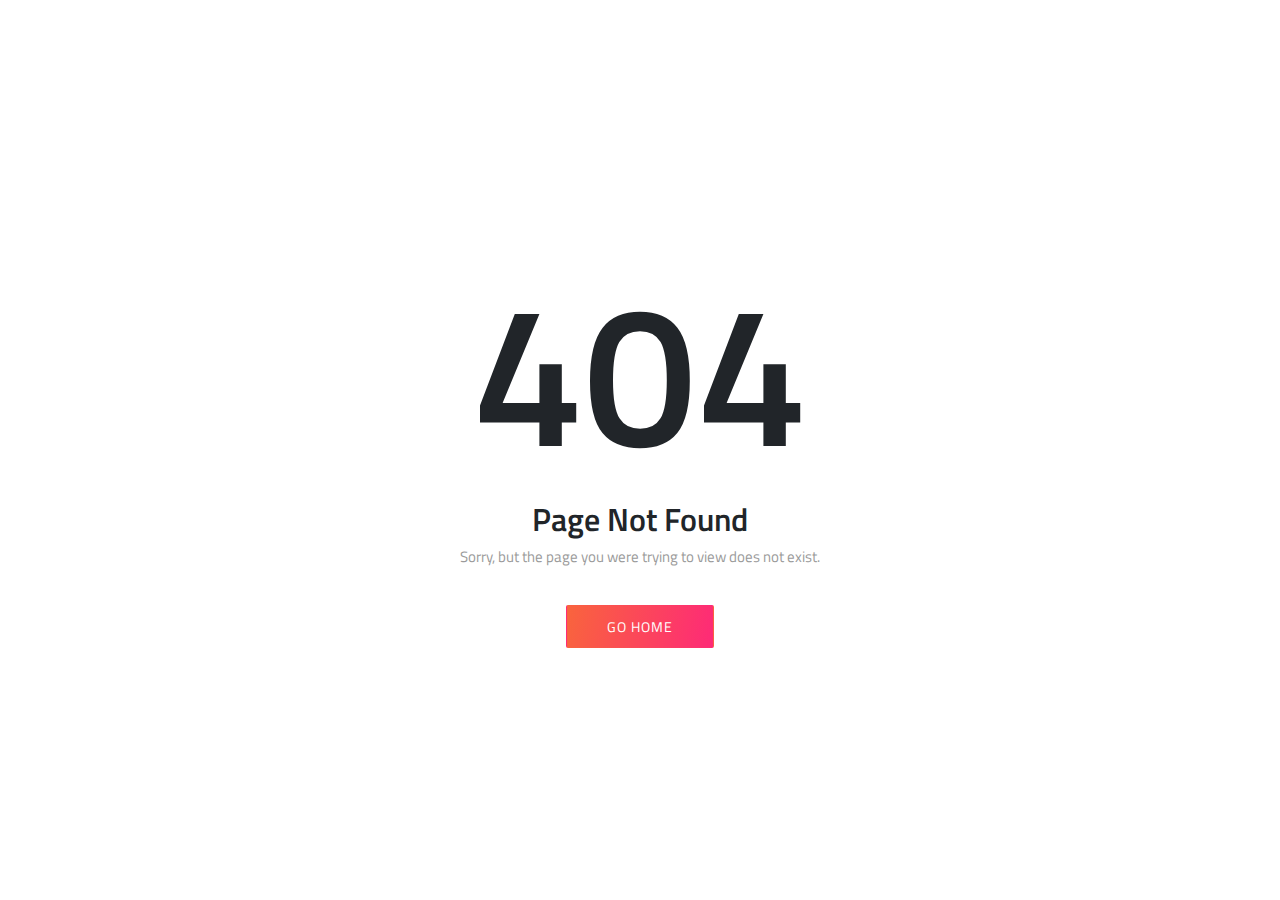
<file: 404 page.html>
<!DOCTYPE html>
<html lang="en">
<head>
    <meta charset="UTF-8">
    <meta name="viewport" content="width=device-width, initial-scale=1.0">
    <title>404 Page</title>
    <link rel="preconnect" href="https://fonts.googleapis.com">
    <link rel="preconnect" href="https://fonts.gstatic.com" crossorigin>
    <link href="https://fonts.googleapis.com/css2?family=Titillium+Web:wght@300;400;600;700&display=swap" rel="stylesheet">
    <link rel="shortcut icon" href="img/favicon.ico" type="image/x-icon">
    <link rel="stylesheet" href="css/bootstrap.min.css">
    <link rel="stylesheet" href="css/404 page.css">
    <script src="js/bootstrap.bundle.min.js"></script>
</head>
<body>
    <!-- preloader area start -->
    <section class="page-404 text-center d-flex align-items-center">
        <div class="container">
            <div class="row">
                <div class="col-md-12">
                    <div class="preloader-content">
                        <h1>404</h1>
                        <h2>Page Not Found</h2>
                        <p>Sorry, but the page you were trying to view does not exist.</p>
                        <a class="btn btn-main mt-20" href="index.html">Go Home</a>
                    </div>
                </div>
            </div>
        </div>
    </section>
    <!-- preloader area end -->
</body>
</html>
</file>
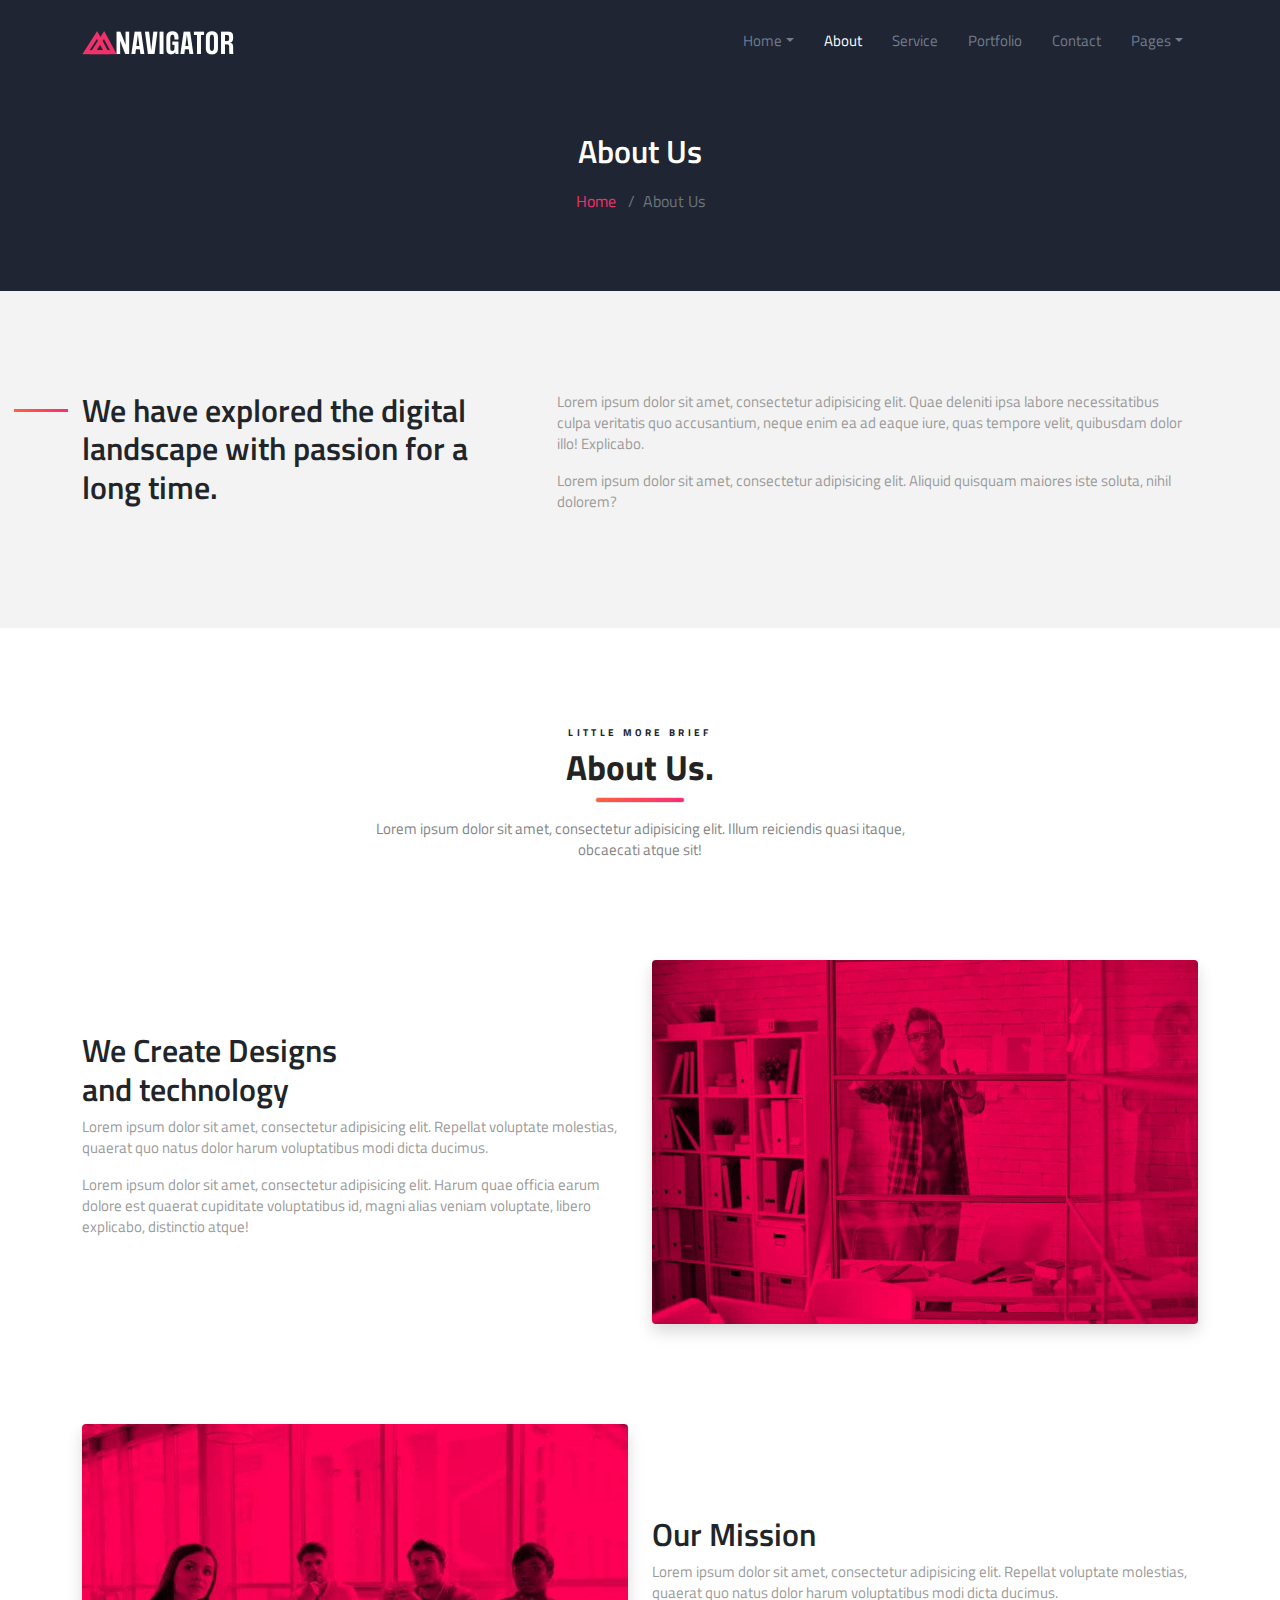
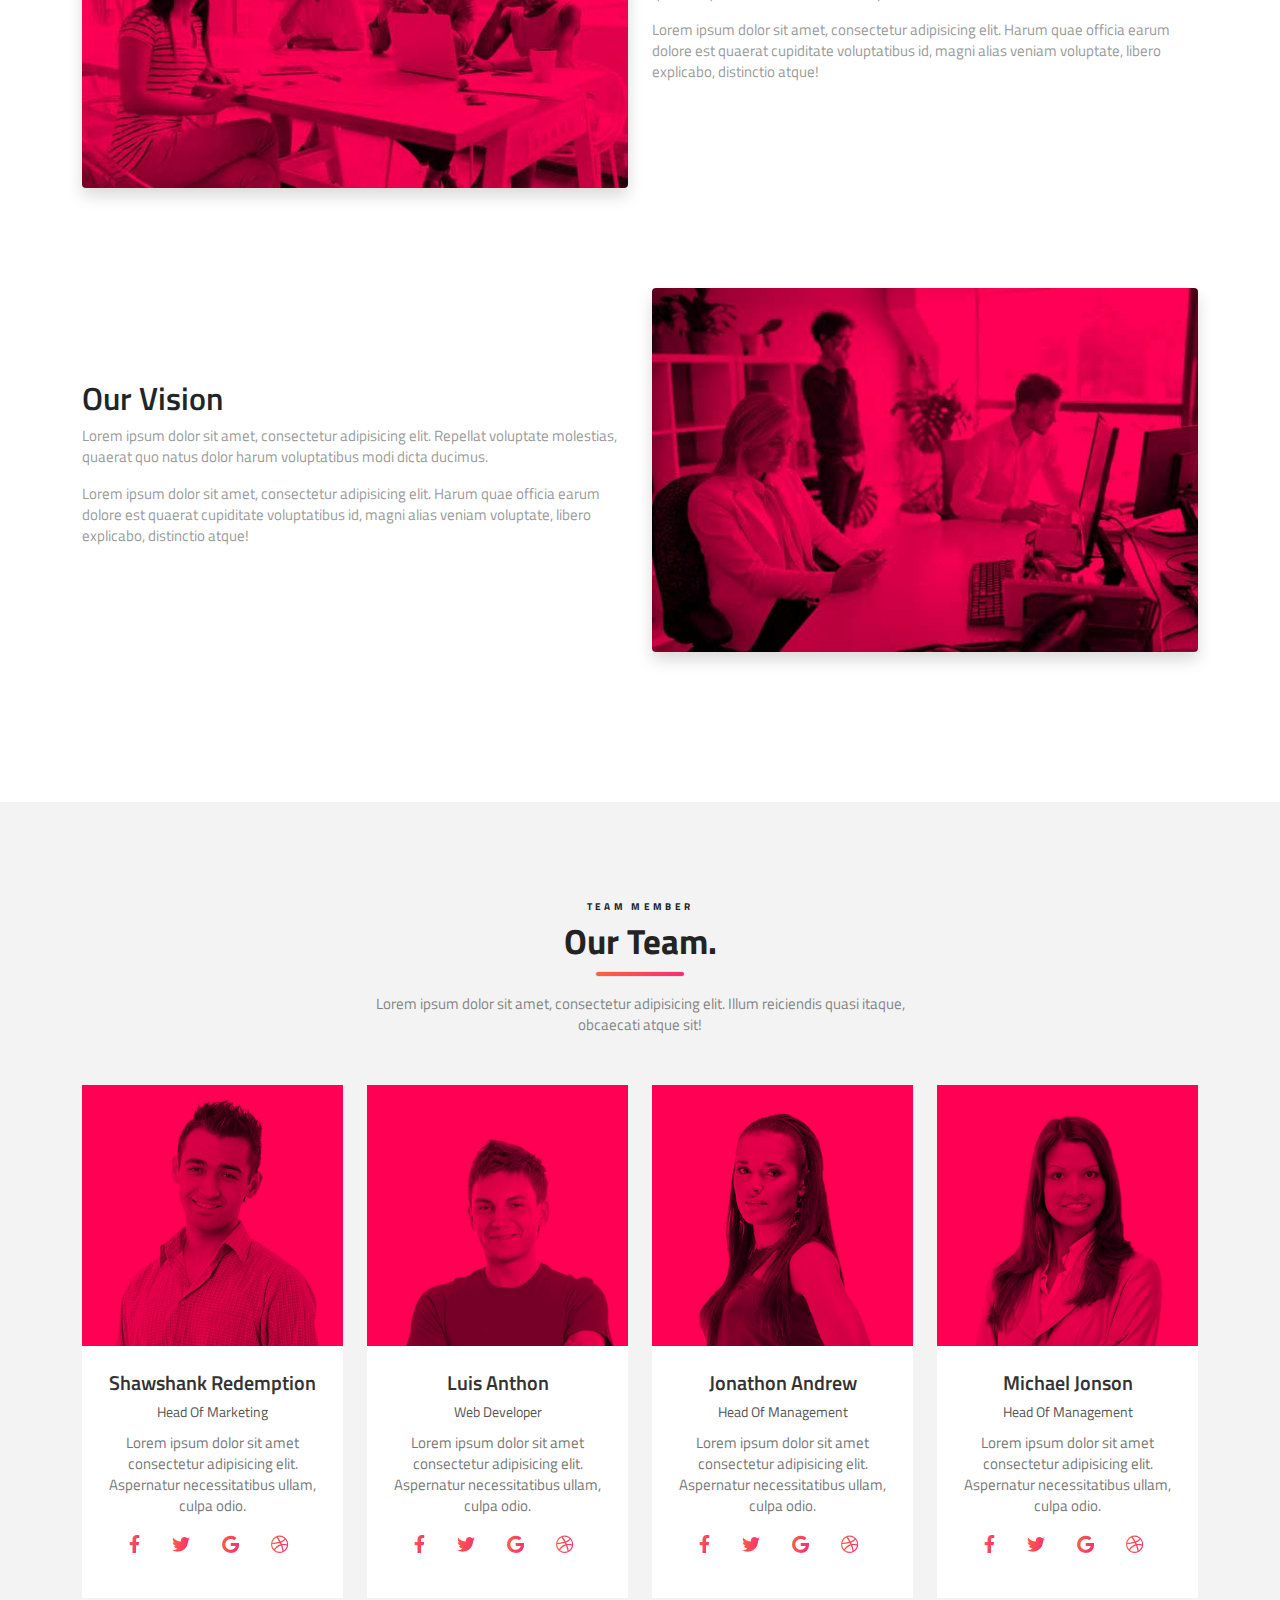
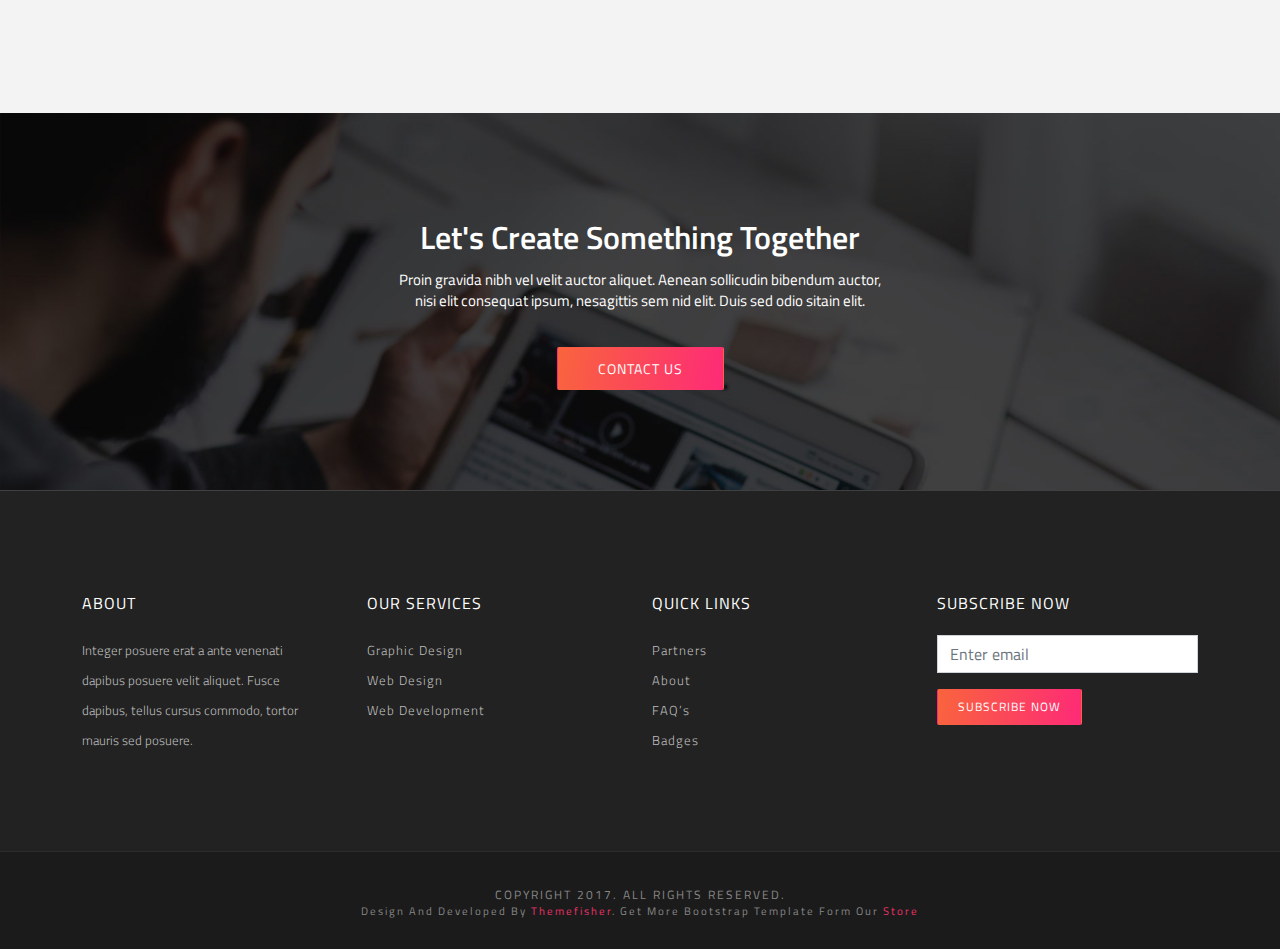
<file: about.html>
<!DOCTYPE html>
<html lang="en">
<head>
    <meta charset="UTF-8">
    <meta name="viewport" content="width=device-width, initial-scale=1.0">
    <title>About</title>
    <link rel="preconnect" href="https://fonts.googleapis.com">
    <link rel="preconnect" href="https://fonts.gstatic.com" crossorigin>
    <link href="https://fonts.googleapis.com/css2?family=Titillium+Web:wght@300;400;600;700&display=swap" rel="stylesheet">
    <link rel="shortcut icon" href="img/favicon.ico" type="image/x-icon">
    <link rel="stylesheet" href="css/brands.css">
    <link rel="stylesheet" href="css/fontawesome.css">
    <link rel="stylesheet" href="css/solid.css">
    <link rel="stylesheet" href="css/bootstrap.min.css">
    <link rel="stylesheet" href="css/about.css">
    <script src="js/bootstrap.bundle.min.js"></script>
</head>
<body>
    <!-- header area start -->
    <header class="header-area navigation">
        <div class="container">
            <div class="row">
                <div class="col-md-12">
                    <nav class="navbar navbar-expand-md">
                        <a class="navbar-brand" href="#">
                            <img src="img/logo.png" alt="logo">
                        </a>
                        <div class="collapse navbar-collapse">
                            <ul class="navbar-nav ml-auto">
                                <li class="nav-item dropdown">
                                    <a id="drop" class="nav-link dropdown-toggle" role="button" data-bs-toggle="dropdown" aria-haspopup="true" aria-expanded="false" href="#">Home</a>
                                    <div class="dropdown-menu" aria-labelledby="drop">
                                        <a class="dropdown-item" href="index.html">Homepage 1</a>
                                    </div>
                                </li>
                                <li class="nav-item active"><a id="drop" class="nav-link" href="about.html">About</a></li>
                                <li class="nav-item"><a id="drop" class="nav-link" href="service.html">Service</a></li>
                                <li class="nav-item"><a id="drop" class="nav-link" href="portfolio.html">Portfolio</a></li>
                                <li class="nav-item"><a id="drop" class="nav-link" href="contact-us.html">Contact</a></li>
                                <li class="nav-item dropdown active1">
                                    <a id="drop1" class="nav-link dropdown-toggle" role="button" data-bs-toggle="dropdown" aria-haspopup="true" aria-expanded="false" href="#">Pages</a>
                                    <div class="dropdown-menu" aria-labelledby="drop1">
                                        <a class="dropdown-item" href="404 page.html">404 Pages</a>
                                    </div>
                                </li>
                            </ul>
                        </div>
                    </nav>
                </div>
            </div>
        </div>
    </header>
    <!-- header area end -->
    <!-- about-us area start -->
    <section class="single-page-header">
        <div class="container">
            <div class="row">
                <div class="col-md-12">
                    <h2>About Us</h2>
                    <nav aria-label="breadcrumb mx-auto" role="navigation">
                        <ol class="breadcrumb">
                            <li class="breadcrumb-item"><a href="index.html">Home</a></li>
                            <li class="breadcrumb-item active">About Us</li>
                        </ol>
                    </nav>
                </div>
            </div>
        </div>
    </section>
    <!-- about-us area end -->
    <!-- about area start -->
    <section class="about-area">
        <div class="container">
            <div class="row">
                <div class="col-12 col-md-5">
                    <h2>
                        We have explored the digital landscape with passion for a long time.
                    </h2>
                </div>
                <div class="col-12 col-md-7">
                    <p>Lorem ipsum dolor sit amet, consectetur adipisicing elit. Quae deleniti ipsa labore necessitatibus<br> culpa veritatis quo accusantium, neque enim ea ad eaque iure, quas tempore velit, quibusdam dolor<br> illo! Explicabo.</p>
                    <p>Lorem ipsum dolor sit amet, consectetur adipisicing elit. Aliquid quisquam maiores iste soluta, nihil dolorem?</p>
                </div>
            </div>
        </div>
    </section>
    <!-- about area end -->
    <!-- about-us-1 area start -->
    <section class="about-us-1-area">
        <div class="container">
            <div class="row mb-30">
                <div class="col">
                    <div class="title text-center">
                        <h4>Little more brief</h4>
                        <h2>About Us.</h2>
                        <span class="border"></span>
                        <p>Lorem ipsum dolor sit amet, consectetur adipisicing elit. Illum reiciendis quasi itaque, obcaecati atque sit!</p>
                    </div>
                </div>
            </div>
            <div class="row mb-50">
                <div class="col-md-6 align-self-center">
                    <div class="ab-us-content">
                        <h2>We Create Designs <br>
                            and technology</h2>
                        <p>Lorem ipsum dolor sit amet, consectetur adipisicing elit. Repellat voluptate molestias, quaerat quo natus dolor harum voluptatibus modi dicta ducimus.</p>
                        <p>Lorem ipsum dolor sit amet, consectetur adipisicing elit. Harum quae officia earum dolore est quaerat cupiditate voluptatibus id, magni alias veniam voluptate, libero explicabo, distinctio atque!</p>
                    </div>
                </div>
                <div class="col-md-6">
                    <div class="ab-us-img">
                        <img src="img/company-image.jpg" alt="img" class="img-fluid rounded shadow">
                    </div>
                </div>
            </div>
            <div class="row mb-50">
                <div class="col-md-6">
                    <div class="ab-us-img">
                        <img class="img-fluid rounded shadow" src="img/company-image-2.jpg" alt="img">
                    </div>
                </div>
                <div class="col-md-6 align-self-center">
                    <div class="ab-us-content">
                        <h2>Our Mission</h2>
                        <p>Lorem ipsum dolor sit amet, consectetur adipisicing elit. Repellat voluptate molestias, quaerat quo natus dolor harum voluptatibus modi dicta ducimus.</p>
                        <p>Lorem ipsum dolor sit amet, consectetur adipisicing elit. Harum quae officia earum dolore est quaerat cupiditate voluptatibus id, magni alias veniam voluptate, libero explicabo, distinctio atque!</p>
                    </div>
                </div>
            </div>
            <div class="row mb-20">
                <div class="col-md-6 align-self-center">
                    <div class="ab-us-content">
                        <h2>Our Vision</h2>
                        <p>Lorem ipsum dolor sit amet, consectetur adipisicing elit. Repellat voluptate molestias, quaerat quo natus dolor harum voluptatibus modi dicta ducimus.</p>
                        <p>Lorem ipsum dolor sit amet, consectetur adipisicing elit. Harum quae officia earum dolore est quaerat cupiditate voluptatibus id, magni alias veniam voluptate, libero explicabo, distinctio atque!</p>
                    </div>
                </div>
                <div class="col-md-6">
                    <div class="ab-us-img">
                        <img class="img-fluid rounded shadow" src="img/company-image-3.jpg" alt="img">
                    </div>
                </div>
            </div>
        </div>
    </section>
    <!-- about-us-1 area end -->
    <!-- team area start -->
    <section class="team-area bg-gray">
        <div class="container">
            <div class="row">
                <div class="col">
                    <div class="title text-center">
                        <h4>TEAM MEMBER</h4>
                        <h2>Our Team.</h2>
                        <span class="border"></span>
                        <p>Lorem ipsum dolor sit amet, consectetur adipisicing elit. Illum reiciendis quasi itaque, obcaecati atque sit!</p>
                    </div>
                </div>
            </div>
            <div class="row">
                <div class="col-12 col-md-3 col-sm-6">
                    <div class="team-member text-center">
                        <div class="member-photo">
                            <img src="img/member-1.jpg" alt="" class="img-fluid">
                        </div>
                        <div class="member-content">
                            <h3>Shawshank Redemption</h3>
                            <span>Head Of Marketing</span>
                            <p>Lorem ipsum dolor sit amet consectetur adipisicing elit. Aspernatur necessitatibus ullam, culpa odio.</p>
                            <ul class="list-inline">
                                <li class="list-inline-item"><a href="#"><i class="fa-brands fa-facebook-f"></i></a></li>
                                <li class="list-inline-item"><a href="#"><i class="fa-brands fa-twitter"></i></a></li>
                                <li class="list-inline-item"><a href="#"><i class="fa-brands fa-google"></i></a></li>
                                <li class="list-inline-item"><a href="#"><i class="fa-brands fa-dribbble"></i></a></li>
                            </ul>
                        </div>
                    </div>
                </div>
                <div class="col-12 col-md-3 col-sm-6">
                    <div class="team-member text-center">
                        <div class="member-photo">
                            <img src="img/member-2.jpg" alt="" class="img-fluid">
                        </div>
                        <div class="member-content">
                            <h3>Luis Anthon</h3>
                            <span>Web Developer</span>
                            <p>Lorem ipsum dolor sit amet consectetur adipisicing elit. Aspernatur necessitatibus ullam, culpa odio.</p>
                            <ul class="list-inline">
                                <li class="list-inline-item"><a href="#"><i class="fa-brands fa-facebook-f"></i></a></li>
                                <li class="list-inline-item"><a href="#"><i class="fa-brands fa-twitter"></i></a></li>
                                <li class="list-inline-item"><a href="#"><i class="fa-brands fa-google"></i></a></li>
                                <li class="list-inline-item"><a href="#"><i class="fa-brands fa-dribbble"></i></a></li>
                            </ul>
                        </div>
                    </div>
                </div>
                <div class="col-12 col-md-3 col-sm-6">
                    <div class="team-member text-center">
                        <div class="member-photo">
                            <img src="img/member-3.jpg" alt="" class="img-fluid">
                        </div>
                        <div class="member-content">
                            <h3>Jonathon Andrew</h3>
                            <span>Head Of Management</span>
                            <p>Lorem ipsum dolor sit amet consectetur adipisicing elit. Aspernatur necessitatibus ullam, culpa odio.</p>
                            <ul class="list-inline">
                                <li class="list-inline-item"><a href="#"><i class="fa-brands fa-facebook-f"></i></a></li>
                                <li class="list-inline-item"><a href="#"><i class="fa-brands fa-twitter"></i></a></li>
                                <li class="list-inline-item"><a href="#"><i class="fa-brands fa-google"></i></a></li>
                                <li class="list-inline-item"><a href="#"><i class="fa-brands fa-dribbble"></i></a></li>
                            </ul>
                        </div>
                    </div>
                </div>
                <div class="col-12 col-md-3 col-sm-6">
                    <div class="team-member text-center">
                        <div class="member-photo">
                            <img src="img/member-4.jpg" alt="" class="img-fluid">
                        </div>
                        <div class="member-content">
                            <h3>Michael Jonson</h3>
                            <span>Head Of Management</span>
                            <p>Lorem ipsum dolor sit amet consectetur adipisicing elit. Aspernatur necessitatibus ullam, culpa odio.</p>
                            <ul class="list-inline">
                                <li class="list-inline-item"><a href="#"><i class="fa-brands fa-facebook-f"></i></a></li>
                                <li class="list-inline-item"><a href="#"><i class="fa-brands fa-twitter"></i></a></li>
                                <li class="list-inline-item"><a href="#"><i class="fa-brands fa-google"></i></a></li>
                                <li class="list-inline-item"><a href="#"><i class="fa-brands fa-dribbble"></i></a></li>
                            </ul>
                        </div>
                    </div>
                </div>
            </div>
        </div>
    </section>
    <!-- team area end -->
    <!-- call-to-action area start -->
    <section class="call-to-action-area">
        <div class="container">
            <div class="row">
                <div class="col-md-12 text-center">
                    <h2>Let's Create Something Together</h2>
                    <p>Proin gravida nibh vel velit auctor aliquet. Aenean sollicudin bibendum auctor, <br> nisi elit consequat ipsum, nesagittis sem nid elit. Duis sed odio sitain elit.</p>
                    <a class="btn btn-main" href="#">Contact Us</a>
                </div>
            </div>
        </div>
    </section>
    <!-- call-to-action area end -->
    <!-- footer area start -->
    <footer class="bg-one">
        <div class="top-footer">
            <div class="container">
                <div class="row">
                    <div class="col-sm-3 col-md-3 col-lg-3">
                        <h3>About</h3>
                        <p>Integer posuere erat a ante venenati dapibus posuere velit aliquet. Fusce<br> dapibus, tellus cursus commodo, tortor<br> mauris sed posuere.</p>
                    </div>
                    <div class="col-sm-3 col-md-3 col-lg-3">
                        <h3>Our Services</h3>
                        <ul>
                            <li><a href="#">Graphic Design</a></li>
                            <li><a href="#">Web Design</a></li>
                            <li><a href="#">Web Development</a></li>
                        </ul>
                    </div>
                    <div class="col-sm-3 col-md-3 col-lg-3">
                        <h3>Quick Links</h3>
                        <ul>
                            <li><a href="#">Partners</a></li>
                            <li><a href="#">About</a></li>
                            <li><a href="#">FAQ’s</a></li>
                            <li><a href="#">Badges</a></li>
                        </ul>
                    </div>
                    <div class="col-sm-3 col-md-3 col-lg-3">
                        <h3>Subscribe Now</h3>
                        <form action="#" class="subscribe-form">
                            <div class="form-group">
                                <input class="form-control" type="email" placeholder="Enter email">
                            </div>
                            <button class="btn btn-main-sm" type="submit">Subscribe Now</button>
                        </form>
                    </div>
                </div>
            </div>
        </div>
        <div class="footer-bottom">
            <h5>Copyright 2017. All rights reserved.</h5>
            <h6>Design and Developed by <a href="https://themefisher.com/">Themefisher</a>. Get more bootstrap template form our <a href="https://themefisher.com/free-bootstrap-templates/">Store</a></h6>
        </div>
    </footer>
    <!-- footer area end -->
</body>
</html>
</file>
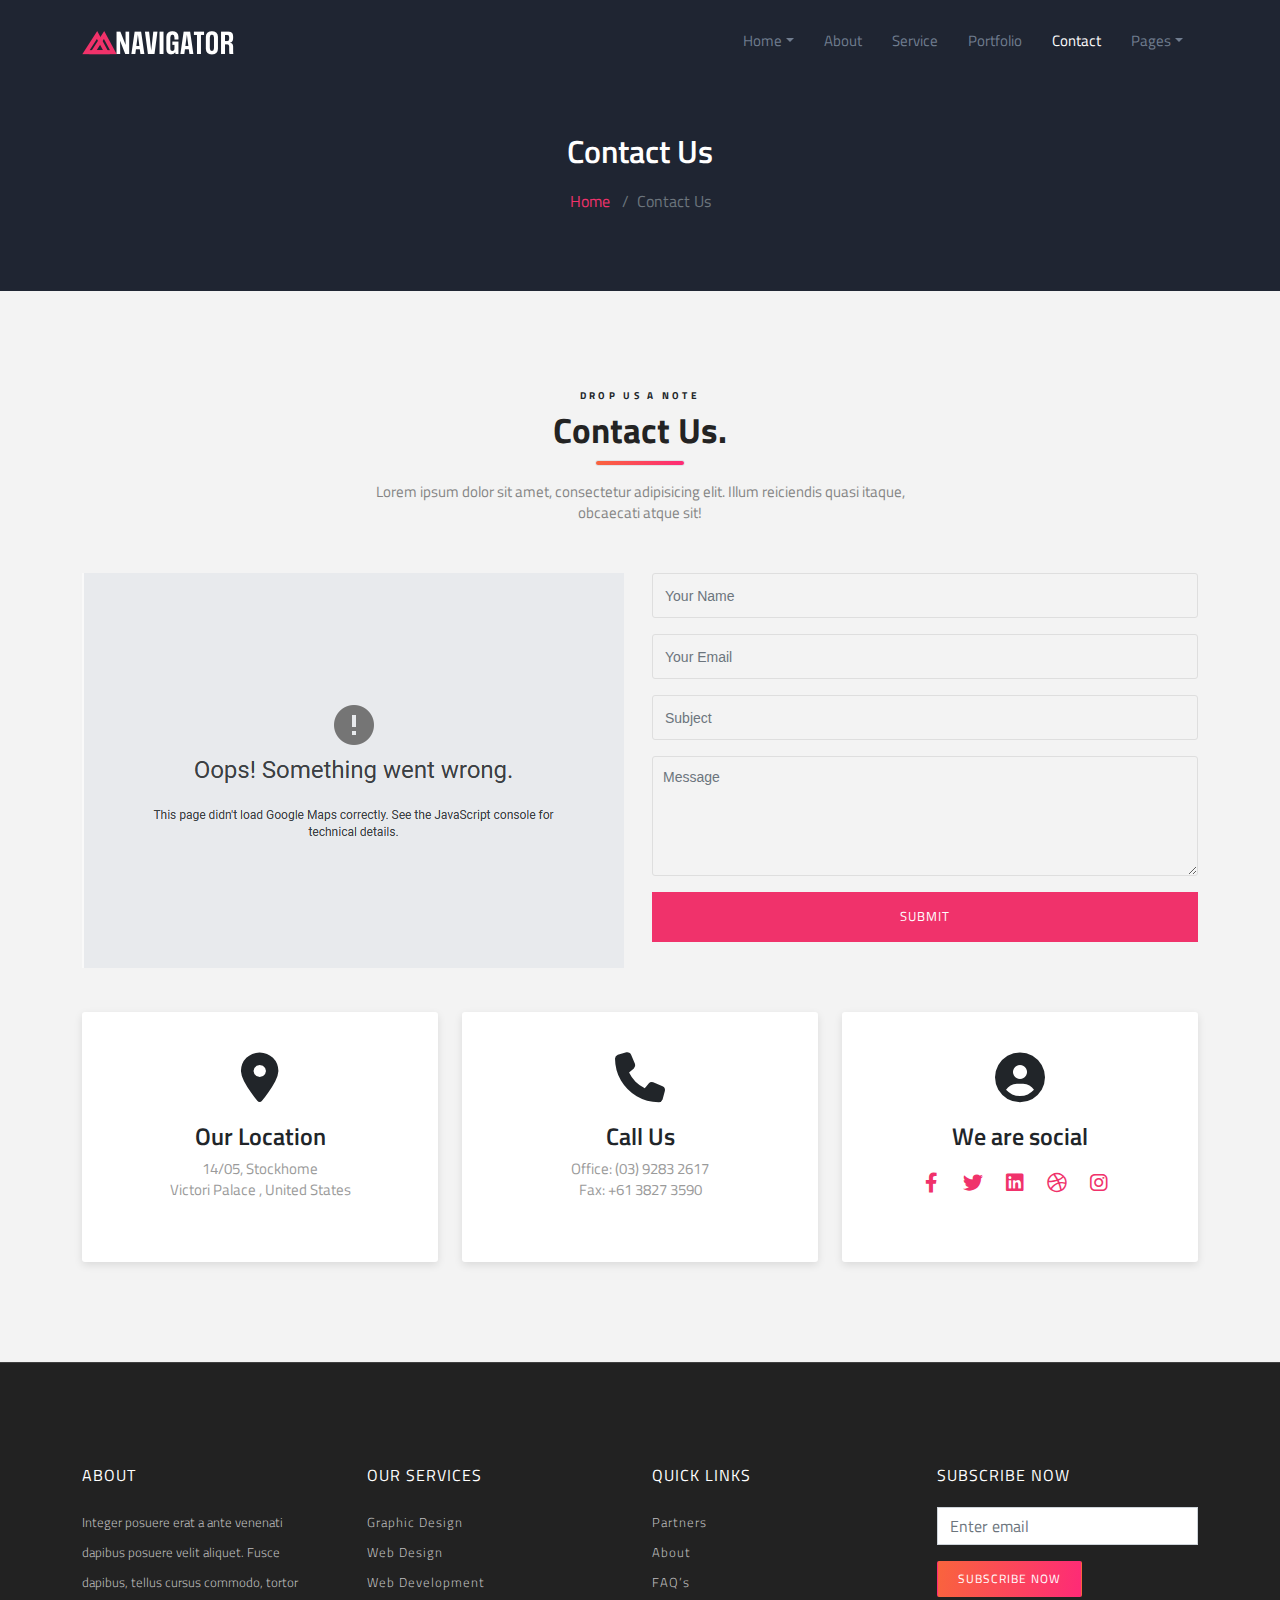
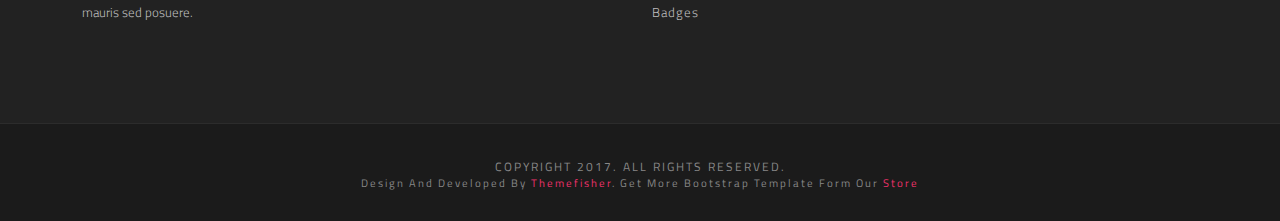
<file: contact-us.html>
<!DOCTYPE html>
<html lang="en">
<head>
    <meta charset="UTF-8">
    <meta name="viewport" content="width=device-width, initial-scale=1.0">
    <title>Contact Us</title>
    <link rel="preconnect" href="https://fonts.googleapis.com">
    <link rel="preconnect" href="https://fonts.gstatic.com" crossorigin>
    <link href="https://fonts.googleapis.com/css2?family=Titillium+Web:wght@300;400;600;700&display=swap" rel="stylesheet">
    <link rel="shortcut icon" href="img/favicon.ico" type="image/x-icon">
    <link rel="stylesheet" href="css/bootstrap.min.css">
    <link rel="stylesheet" href="css/brands.css">
    <link rel="stylesheet" href="css/fontawesome.css">
    <link rel="stylesheet" href="css/solid.css">
    <link rel="stylesheet" href="css/contact-us.css">
    <script src="js/bootstrap.bundle.min.js"></script>
</head>
<body>
    <!-- header area start -->
    <header class="header-area navigation">
        <div class="container">
            <div class="row">
                <div class="col-md-12">
                    <nav class="navbar navbar-expand-md">
                        <a class="navbar-brand" href="#">
                            <img src="img/logo.png" alt="logo">
                        </a>
                        <div class="collapse navbar-collapse">
                            <ul class="navbar-nav ml-auto">
                                <li class="nav-item dropdown">
                                    <a id="drop" class="nav-link dropdown-toggle" role="button" data-bs-toggle="dropdown" aria-haspopup="true" aria-expanded="false" href="#">Home</a>
                                    <div class="dropdown-menu" aria-labelledby="drop">
                                        <a class="dropdown-item" href="index.html">Homepage 1</a>
                                    </div>
                                </li>
                                <li class="nav-item"><a id="drop" class="nav-link" href="about.html">About</a></li>
                                <li class="nav-item"><a id="drop" class="nav-link" href="service.html">Service</a></li>
                                <li class="nav-item"><a id="drop" class="nav-link" href="portfolio.html">Portfolio</a></li>
                                <li class="nav-item active"><a id="drop" class="nav-link" href="contact-us.html">Contact</a></li>
                                <li class="nav-item dropdown active1">
                                    <a id="drop1" class="nav-link dropdown-toggle" role="button" data-bs-toggle="dropdown" aria-haspopup="true" aria-expanded="false" href="#">Pages</a>
                                    <div class="dropdown-menu" aria-labelledby="drop1">
                                        <a class="dropdown-item" href="404 page.html">404 Pages</a>
                                    </div>
                                </li>
                            </ul>
                        </div>
                    </nav>
                </div>
            </div>
        </div>
    </header>
    <!-- header area end -->
    <!-- contact-us-1 area start -->
    <section class="single-page-header">
        <div class="container">
            <div class="row">
                <div class="col-md-12">
                    <h2>Contact Us</h2>
                    <nav aria-label="breadcrumb mx-auto" role="navigation">
                        <ol class="breadcrumb">
                            <li class="breadcrumb-item"><a href="index.html">Home</a></li>
                            <li class="breadcrumb-item active">Contact Us</li>
                        </ol>
                    </nav>
                </div>
            </div>
        </div>
    </section>
    <!-- contact-us-1 area end -->
    <!-- contact area start -->
    <section class="contact-area">
        <div class="container">
            <div class="row">
                <div class="col">
                    <div class="title text-center">
                        <h4>Drop us a note</h4>
                        <h2>Contact Us.</h2>
                        <span class="border"></span>
                        <p>Lorem ipsum dolor sit amet, consectetur adipisicing elit. Illum reiciendis quasi itaque, obcaecati atque sit!</p>
                    </div>
                </div>
            </div>
            <div class="row">
                <div class="col-12 col-md-6">
                    <div class="google-map-error-img">
                        <img src="img/google map error.png" alt="img">
                    </div>
                </div>
                <div class="contact-form col-12 col-md-6">
                    <form action="#">
                        <div class="form-group">
                            <input class="form-control" type="text" placeholder="Your Name" name="name">
                        </div>
                        <div class="form-group">
                            <input class="form-control" type="email" placeholder="Your Email" name="email">
                        </div>
                        <div class="form-group">
                            <input class="form-control" type="text" placeholder="Subject" name="subject">
                        </div>
                        <div class="form-group">
                            <textarea class="form-control" name="message" placeholder="Message" rows="6"></textarea>
                        </div>
                        <div class="submit">
                            <input id="contact-submit" class="btn btn-transparent" type="submit" value="submit">
                        </div>
                    </form>
                </div>
            </div>
            <div class="row">
                <div class="col-12 col-md-4">
                    <div class="address-block contact-meta-block">
                        <i class="fa-solid fa-location-dot"></i>
                        <h4>Our Location</h4>
                        <p>14/05, Stockhome <br>Victori Palace , United States</p>
                    </div>
                </div>
                <div class="col-12 col-md-4">
                    <div class="phone-block contact-meta-block">
                        <i class="fa-solid fa-phone"></i>
                        <h4>Call Us</h4>
                        <p>Office: (03) 9283 2617 <br>Fax: +61 3827 3590</p>
                    </div>
                </div>
                <div class="col-12 col-md-4">
                    <div class="social-icon-block contact-meta-block">
                        <i class="fa-solid fa-circle-user"></i>
                        <h4>We are social</h4>
                        <ul class="list-inline social-icon">
                            <li class="list-inline-item">
                                <a href="#"><i class="fa-brands fa-facebook-f"></i></a>
                            </li>
                            <li class="list-inline-item">
                                <a href="#"><i class="fa-brands fa-twitter"></i></a>
                            </li>
                            <li class="list-inline-item">
                                <a href="#"><i class="fa-brands fa-linkedin"></i></a>
                            </li>
                            <li class="list-inline-item">
                                <a href="#"><i class="fa-brands fa-dribbble"></i></a>
                            </li>
                            <li class="list-inline-item">
                                <a href="#"><i class="fa-brands fa-instagram"></i></a>
                            </li>
                        </ul>
                    </div>
                </div>
            </div>
        </div>
    </section>
    <!-- contact area end -->
    <!-- footer area start -->
    <footer class="bg-one">
        <div class="top-footer">
            <div class="container">
                <div class="row">
                    <div class="col-sm-3 col-md-3 col-lg-3">
                        <h3>About</h3>
                        <p>Integer posuere erat a ante venenati dapibus posuere velit aliquet. Fusce<br> dapibus, tellus cursus commodo, tortor<br> mauris sed posuere.</p>
                    </div>
                    <div class="col-sm-3 col-md-3 col-lg-3">
                        <h3>Our Services</h3>
                        <ul>
                            <li><a href="#">Graphic Design</a></li>
                            <li><a href="#">Web Design</a></li>
                            <li><a href="#">Web Development</a></li>
                        </ul>
                    </div>
                    <div class="col-sm-3 col-md-3 col-lg-3">
                        <h3>Quick Links</h3>
                        <ul>
                            <li><a href="#">Partners</a></li>
                            <li><a href="#">About</a></li>
                            <li><a href="#">FAQ’s</a></li>
                            <li><a href="#">Badges</a></li>
                        </ul>
                    </div>
                    <div class="col-sm-3 col-md-3 col-lg-3">
                        <h3>Subscribe Now</h3>
                        <form action="#" class="subscribe-form">
                            <div class="form-group">
                                <input class="form-control" type="email" placeholder="Enter email">
                            </div>
                            <button class="btn btn-main-sm" type="submit">Subscribe Now</button>
                        </form>
                    </div>
                </div>
            </div>
        </div>
        <div class="footer-bottom">
            <h5>Copyright 2017. All rights reserved.</h5>
            <h6>Design and Developed by <a href="https://themefisher.com/">Themefisher</a>. Get more bootstrap template form our <a href="https://themefisher.com/free-bootstrap-templates/">Store</a></h6>
        </div>
    </footer>
    <!-- footer area end -->
</body>
</html>
</file>
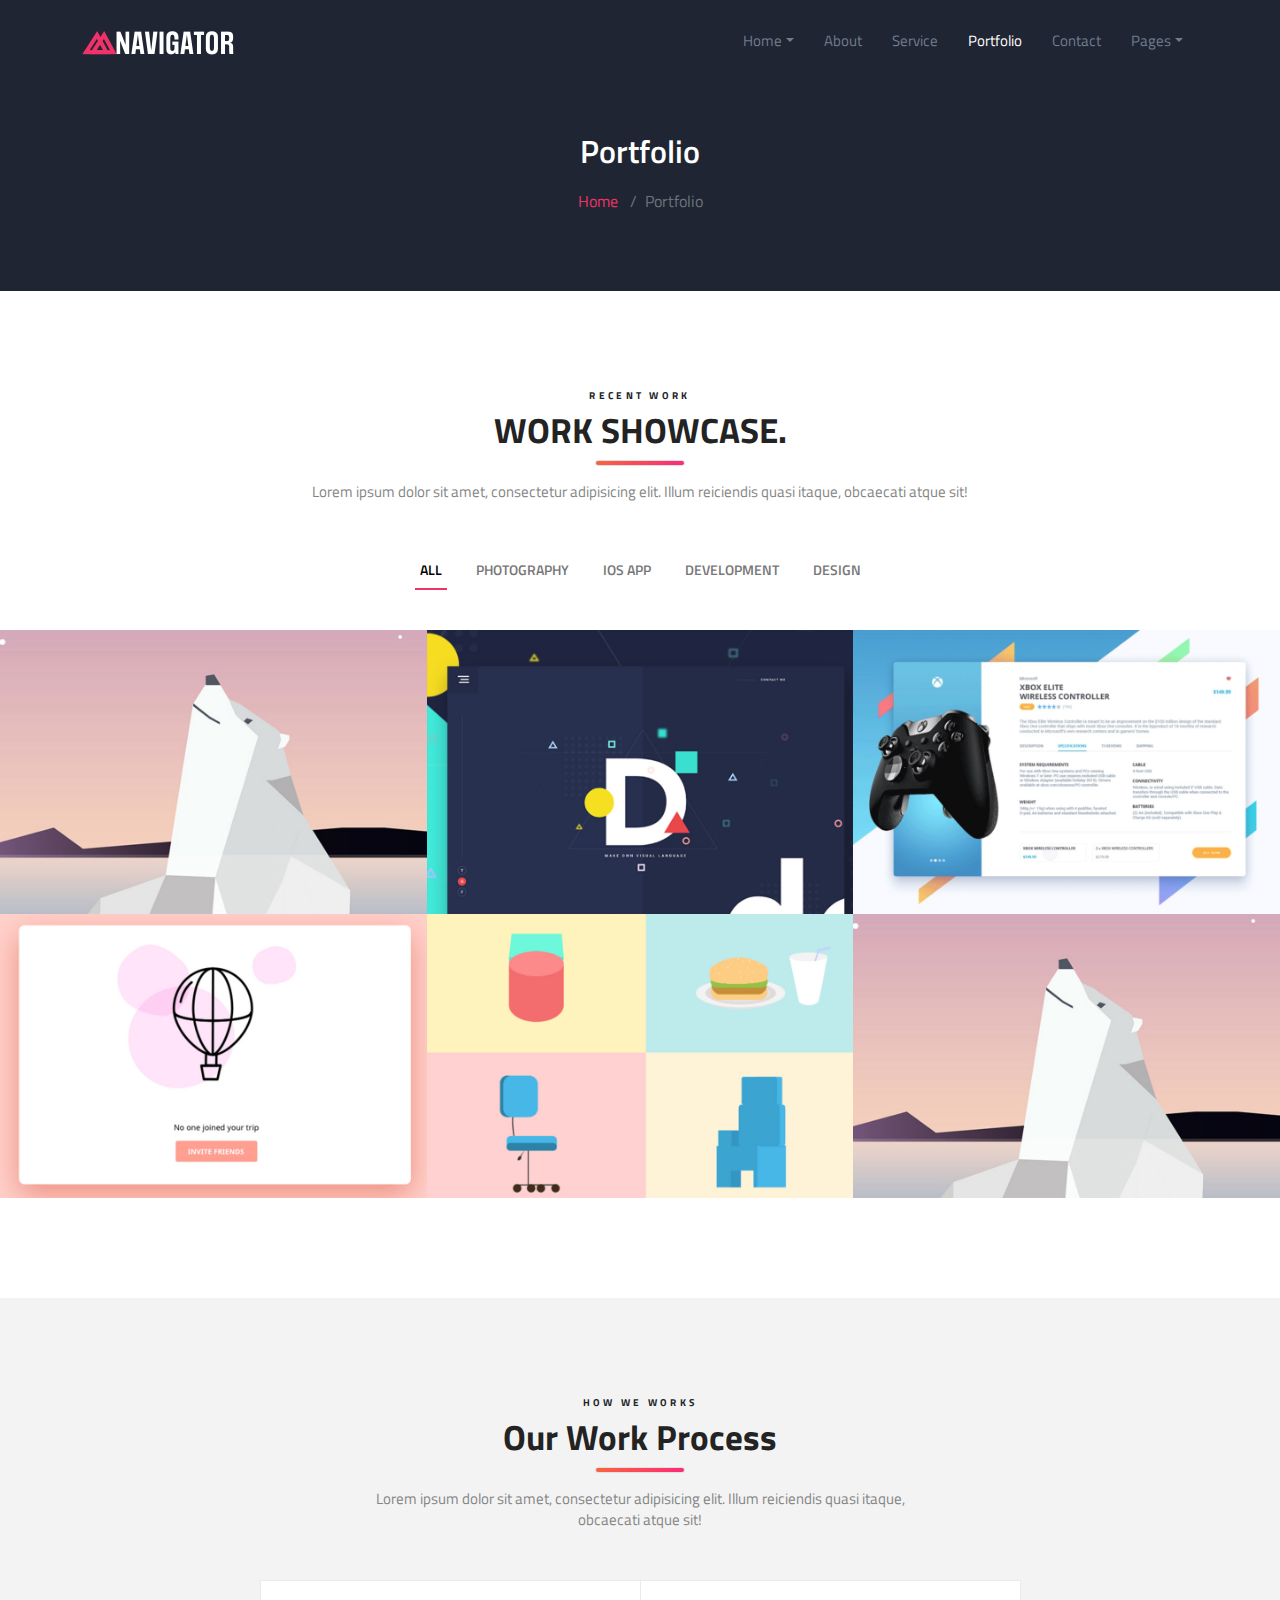
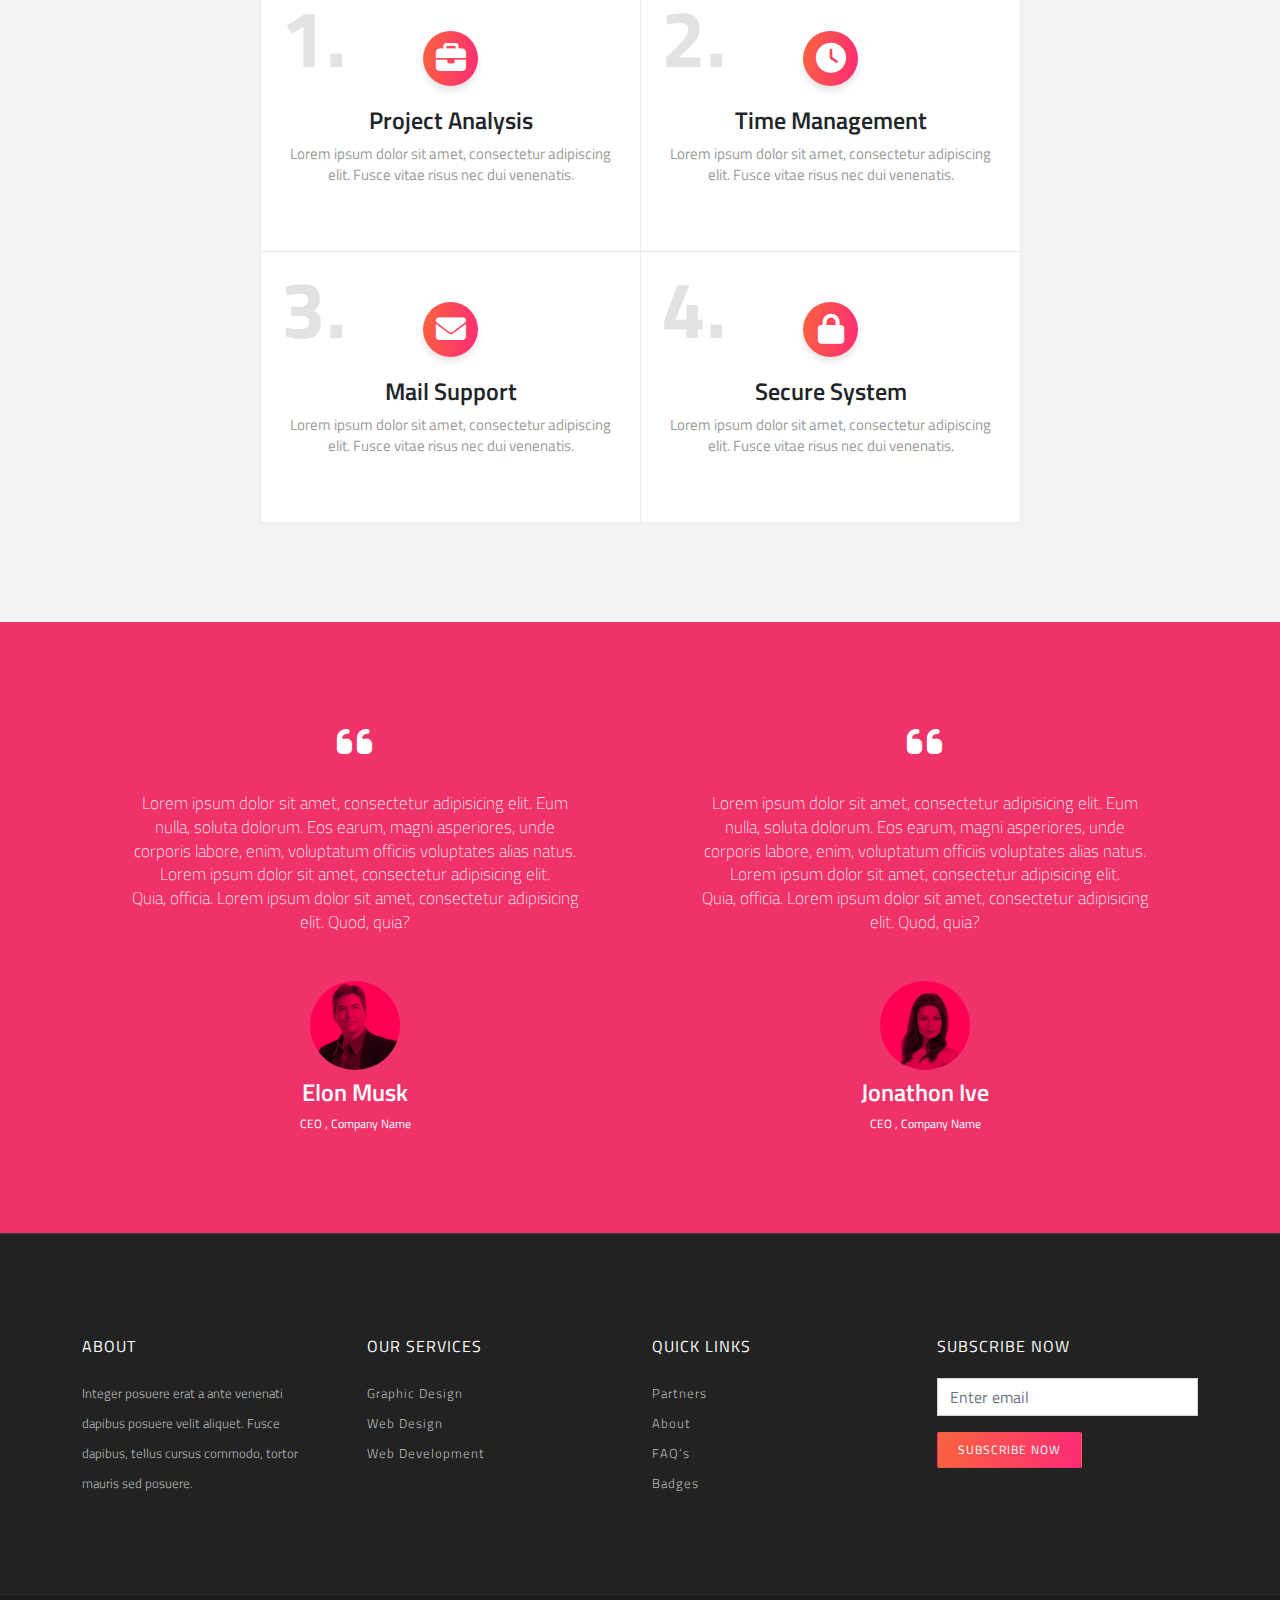
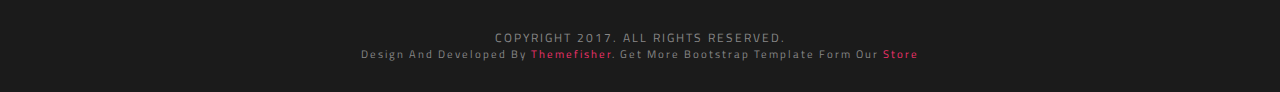
<file: portfolio.html>
<!DOCTYPE html>
<html lang="en">
<head>
    <meta charset="UTF-8">
    <meta name="viewport" content="width=device-width, initial-scale=1.0">
    <title>Portfolio</title>
    <link rel="preconnect" href="https://fonts.googleapis.com">
    <link rel="preconnect" href="https://fonts.gstatic.com" crossorigin>
    <link href="https://fonts.googleapis.com/css2?family=Titillium+Web:wght@300;400;600;700&display=swap" rel="stylesheet">
    <link rel="shortcut icon" href="img/favicon.ico" type="image/x-icon">
    <link rel="stylesheet" href="css/bootstrap.min.css">
    <link rel="stylesheet" href="css/brands.css">
    <link rel="stylesheet" href="css/fontawesome.css">
    <link rel="stylesheet" href="css/solid.css">
    <link rel="stylesheet" href="css/portfolio.css">
    <script src="js/bootstrap.bundle.min.js"></script>
</head>
<body>
    <!-- header area start -->
    <header class="header-area navigation">
        <div class="container">
            <div class="row">
                <div class="col-md-12">
                    <nav class="navbar navbar-expand-md">
                        <a class="navbar-brand" href="#">
                            <img src="img/logo.png" alt="logo">
                        </a>
                        <div class="collapse navbar-collapse">
                            <ul class="navbar-nav ml-auto">
                                <li class="nav-item dropdown">
                                    <a id="drop" class="nav-link dropdown-toggle" role="button" data-bs-toggle="dropdown" aria-haspopup="true" aria-expanded="false" href="#">Home</a>
                                    <div class="dropdown-menu" aria-labelledby="drop">
                                        <a class="dropdown-item" href="index.html">Homepage 1</a>
                                    </div>
                                </li>
                                <li class="nav-item"><a id="drop" class="nav-link" href="about.html">About</a></li>
                                <li class="nav-item"><a id="drop" class="nav-link" href="service.html">Service</a></li>
                                <li class="nav-item active"><a id="drop" class="nav-link" href="portfolio.html">Portfolio</a></li>
                                <li class="nav-item"><a id="drop" class="nav-link" href="contact-us.html">Contact</a></li>
                                <li class="nav-item dropdown active1">
                                    <a id="drop1" class="nav-link dropdown-toggle" role="button" data-bs-toggle="dropdown" aria-haspopup="true" aria-expanded="false" href="#">Pages</a>
                                    <div class="dropdown-menu" aria-labelledby="drop1">
                                        <a class="dropdown-item" href="404 page.html">404 Pages</a>
                                    </div>
                                </li>
                            </ul>
                        </div>
                    </nav>
                </div>
            </div>
        </div>
    </header>
    <!-- header area end -->
    <!-- portfolio1 area start -->
    <section class="single-page-header">
        <div class="container">
            <div class="row">
                <div class="col-md-12">
                    <h2>Portfolio</h2>
                    <nav aria-label="breadcrumb mx-auto" role="navigation">
                        <ol class="breadcrumb">
                            <li class="breadcrumb-item"><a href="index.html">Home</a></li>
                            <li class="breadcrumb-item active">Portfolio</li>
                        </ol>
                    </nav>
                </div>
            </div>
        </div>
    </section>
    <!-- portfolio1 area end -->
    <!-- portfolio area start -->
    <section class="portfolio-area">
        <div class="container-fluid">
            <div class="row">
                <div class="col">
                    <div class="title1 text-center">
                        <h4>RECENT WORK</h4>
                        <h2>WORK SHOWCASE.</h2>
                        <span class="border"></span>
                        <p>Lorem ipsum dolor sit amet, consectetur adipisicing elit. Illum reiciendis quasi itaque, obcaecati atque sit!</p>
                    </div>
                </div>
            </div>
            <div class="row">
                <div class="col-md-12">
                    <div class="portfolio-filter">
                        <button class="mixitup-control-active" type="button" data-filter="all">All</button>
                        <button class="" type="button" data-filter=".photography">Photography</button>
                        <button class="" type="button" data-filter=".ios">IOS App</button>
                        <button class="" type="button" data-filter=".development">Development</button>
                        <button class="" type="button" data-filter=".design">Design</button>
                    </div>
                </div>
            </div>
            <div class="row portfolio-items-wrapper">
                <div class="col-6 col-md-4 padding-0 mix design">
                    <div class="portfolio-block">
                        <img class="img-fluid" src="img/portfolio-1.jpg" alt="img">
                        <div class="caption">
                            <a class="search-icon" href="img/portfolio-1.jpg" data-lightbox="portfolio-1">
                                <i class="fa-solid fa-magnifying-glass"></i>
                            </a>
                            <h4>
                                <a href="#">AirBnB Postcard</a>
                            </h4>
                        </div>
                    </div>
                </div>
                <div class="col-6 col-md-4 padding-0 mix design">
                    <div class="portfolio-block">
                        <img class="img-fluid" src="img/portfolio-2.jpg" alt="img">
                        <div class="caption">
                            <a class="search-icon" href="img/portfolio-2.jpg" data-lightbox="portfolio-1">
                                <i class="fa-solid fa-magnifying-glass"></i>
                            </a>
                            <h4>
                                <a href="#">AirBnB Postcard</a>
                            </h4>
                        </div>
                    </div>
                </div>
                <div class="col-6 col-md-4 padding-0 mix design">
                    <div class="portfolio-block">
                        <img class="img-fluid" src="img/portfolio-3.jpg" alt="img">
                        <div class="caption">
                            <a class="search-icon" href="img/portfolio-3.jpg" data-lightbox="portfolio-1">
                                <i class="fa-solid fa-magnifying-glass"></i>
                            </a>
                            <h4>
                                <a href="#">AirBnB Postcard</a>
                            </h4>
                        </div>
                    </div>
                </div>
                <div class="col-6 col-md-4 padding-0 mix design">
                    <div class="portfolio-block">
                        <img class="img-fluid" src="img/portfolio-4.jpg" alt="img">
                        <div class="caption">
                            <a class="search-icon" href="img/portfolio-4.jpg" data-lightbox="portfolio-1">
                                <i class="fa-solid fa-magnifying-glass"></i>
                            </a>
                            <h4>
                                <a href="#">AirBnB Postcard</a>
                            </h4>
                        </div>
                    </div>
                </div>
                <div class="col-6 col-md-4 padding-0 mix design">
                    <div class="portfolio-block">
                        <img class="img-fluid" src="img/portfolio-5.jpg" alt="img">
                        <div class="caption">
                            <a class="search-icon" href="img/portfolio-5.jpg" data-lightbox="portfolio-1">
                                <i class="fa-solid fa-magnifying-glass"></i>
                            </a>
                            <h4>
                                <a href="#">AirBnB Postcard</a>
                            </h4>
                        </div>
                    </div>
                </div>
                <div class="col-6 col-md-4 padding-0 mix design">
                    <div class="portfolio-block">
                        <img class="img-fluid" src="img/portfolio-1.jpg" alt="img">
                        <div class="caption">
                            <a class="search-icon" href="img/portfolio-1.jpg" data-lightbox="portfolio-1">
                                <i class="fa-solid fa-magnifying-glass"></i>
                            </a>
                            <h4>
                                <a href="#">Photography Website</a>
                            </h4>
                        </div>
                    </div>
                </div>
            </div>
        </div>
    </section>
    <!-- portfolio area end -->
    <!-- section area start -->
    <section class="section-area">
        <div class="container">
            <div class="row">
                <div class="col">
                    <div class="title text-center">
                        <h4>How We Works</h4>
                        <h2>Our work process</h2>
                        <span class="border"></span>
                        <p>Lorem ipsum dolor sit amet, consectetur adipisicing elit. Illum reiciendis quasi itaque, obcaecati atque sit!</p>
                    </div>
                </div>
            </div>
            <div class="row justify-content-center">
                <div class="col-md-4 col-sm-6 p-0">
                    <div class="service-item text-center">
                        <span class="count">1.</span>
                        <i class="fa-solid fa-briefcase"></i>
                        <h4>Project Analysis</h4>
                        <p>Lorem ipsum dolor sit amet, consectetur adipiscing elit. Fusce vitae risus nec dui venenatis.</p>
                    </div>
                </div>
                <div class="col-md-4 col-sm-6 p-0">
                    <div class="service-item text-center">
                        <span class="count">2.</span>
                        <i class="fa-regular fa-clock"></i>
                        <h4>Time Management</h4>
                        <p>Lorem ipsum dolor sit amet, consectetur adipiscing elit. Fusce vitae risus nec dui venenatis.</p>
                    </div>
                </div>
                <div class="w-100"></div>
                <div class="col-md-4 col-sm-6 p-0">
                    <div class="service-item text-center">
                        <span class="count">3.</span>
                        <i class="fa-regular fa-envelope"></i>
                        <h4>Mail Support</h4>
                        <p>Lorem ipsum dolor sit amet, consectetur adipiscing elit. Fusce vitae risus nec dui venenatis.</p>
                    </div>
                </div>
                <div class="col-md-4 col-sm-6 p-0">
                    <div class="service-item text-center">
                        <span class="count">4.</span>
                        <i class="fa-solid fa-lock"></i>
                        <h4>Secure System</h4>
                        <p>Lorem ipsum dolor sit amet, consectetur adipiscing elit. Fusce vitae risus nec dui venenatis.</p>
                    </div>
                </div>
            </div>
        </div>
    </section>
    <!-- section area end -->
    <!-- testimonial area start -->
    <section class="testimonial-area">
        <div class="container">
            <div class="row">
                <div class="col-md-6 col-sm-12">
                    <div class="item text-center">
                        <i class="fa-solid fa-quote-left"></i>
                        <div class="client-details">
                            <p>Lorem ipsum dolor sit amet, consectetur adipisicing elit. Eum nulla, soluta dolorum. Eos earum, magni asperiores, unde corporis labore, enim, voluptatum officiis voluptates alias natus. Lorem ipsum dolor sit amet, consectetur adipisicing elit.<br> Quia, officia. Lorem ipsum dolor sit amet, consectetur adipisicing elit. Quod, quia?</p>
                        </div>
                        <div class="client-thumb">
                            <img src="img/clients-2.jpg" alt="img" class="img-fluid">
                        </div>
                        <div class="client-meta">
                            <h4>Elon Musk</h4>
                            <span>CEO , Company Name</span>
                        </div>
                    </div>
                </div>
                <div class="col-md-6 col-sm-12">
                    <div class="item text-center">
                        <i class="fa-solid fa-quote-left"></i>
                        <div class="client-details">
                            <p>Lorem ipsum dolor sit amet, consectetur adipisicing elit. Eum nulla, soluta dolorum. Eos earum, magni asperiores, unde corporis labore, enim, voluptatum officiis voluptates alias natus. Lorem ipsum dolor sit amet, consectetur adipisicing elit.<br> Quia, officia. Lorem ipsum dolor sit amet, consectetur adipisicing elit. Quod, quia?</p>
                        </div>
                        <div class="client-thumb">
                            <img src="img/clients-1.jpg" alt="img" class="img-fluid">
                        </div>
                        <div class="client-meta">
                            <h4>Jonathon Ive</h4>
                            <span>CEO , Company Name</span>
                        </div>
                    </div>
                </div>
            </div>
        </div>
    </section>
    <!-- testimonial area end -->
    <!-- footer area start -->
    <footer class="bg-one">
        <div class="top-footer">
            <div class="container">
                <div class="row">
                    <div class="col-sm-3 col-md-3 col-lg-3">
                        <h3>About</h3>
                        <p>Integer posuere erat a ante venenati dapibus posuere velit aliquet. Fusce<br> dapibus, tellus cursus commodo, tortor<br> mauris sed posuere.</p>
                    </div>
                    <div class="col-sm-3 col-md-3 col-lg-3">
                        <h3>Our Services</h3>
                        <ul>
                            <li><a href="#">Graphic Design</a></li>
                            <li><a href="#">Web Design</a></li>
                            <li><a href="#">Web Development</a></li>
                        </ul>
                    </div>
                    <div class="col-sm-3 col-md-3 col-lg-3">
                        <h3>Quick Links</h3>
                        <ul>
                            <li><a href="#">Partners</a></li>
                            <li><a href="#">About</a></li>
                            <li><a href="#">FAQ’s</a></li>
                            <li><a href="#">Badges</a></li>
                        </ul>
                    </div>
                    <div class="col-sm-3 col-md-3 col-lg-3">
                        <h3>Subscribe Now</h3>
                        <form action="#" class="subscribe-form">
                            <div class="form-group">
                                <input class="form-control" type="email" placeholder="Enter email">
                            </div>
                            <button class="btn btn-main-sm" type="submit">Subscribe Now</button>
                        </form>
                    </div>
                </div>
            </div>
        </div>
        <div class="footer-bottom">
            <h5>Copyright 2017. All rights reserved.</h5>
            <h6>Design and Developed by <a href="https://themefisher.com/">Themefisher</a>. Get more bootstrap template form our <a href="https://themefisher.com/free-bootstrap-templates/">Store</a></h6>
        </div>
    </footer>
    <!-- footer area end -->
</body>
</html>
</file>
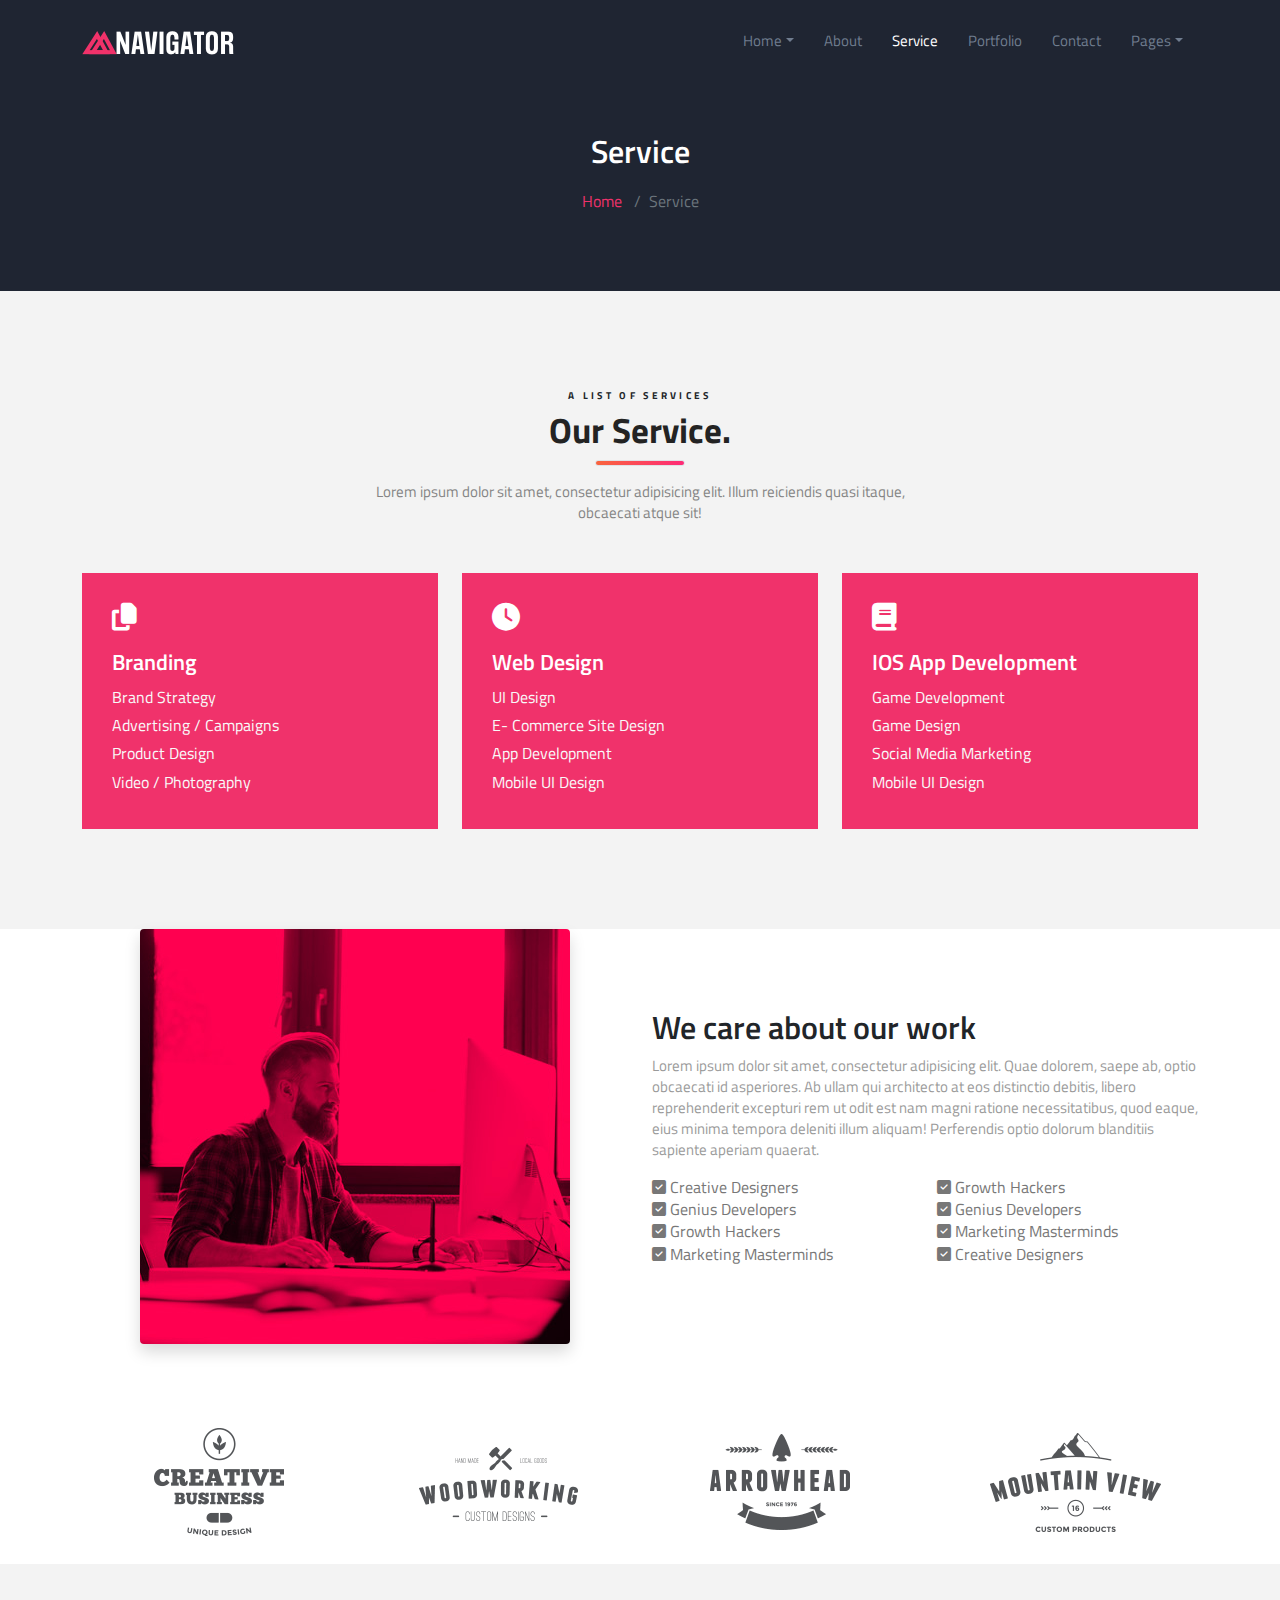
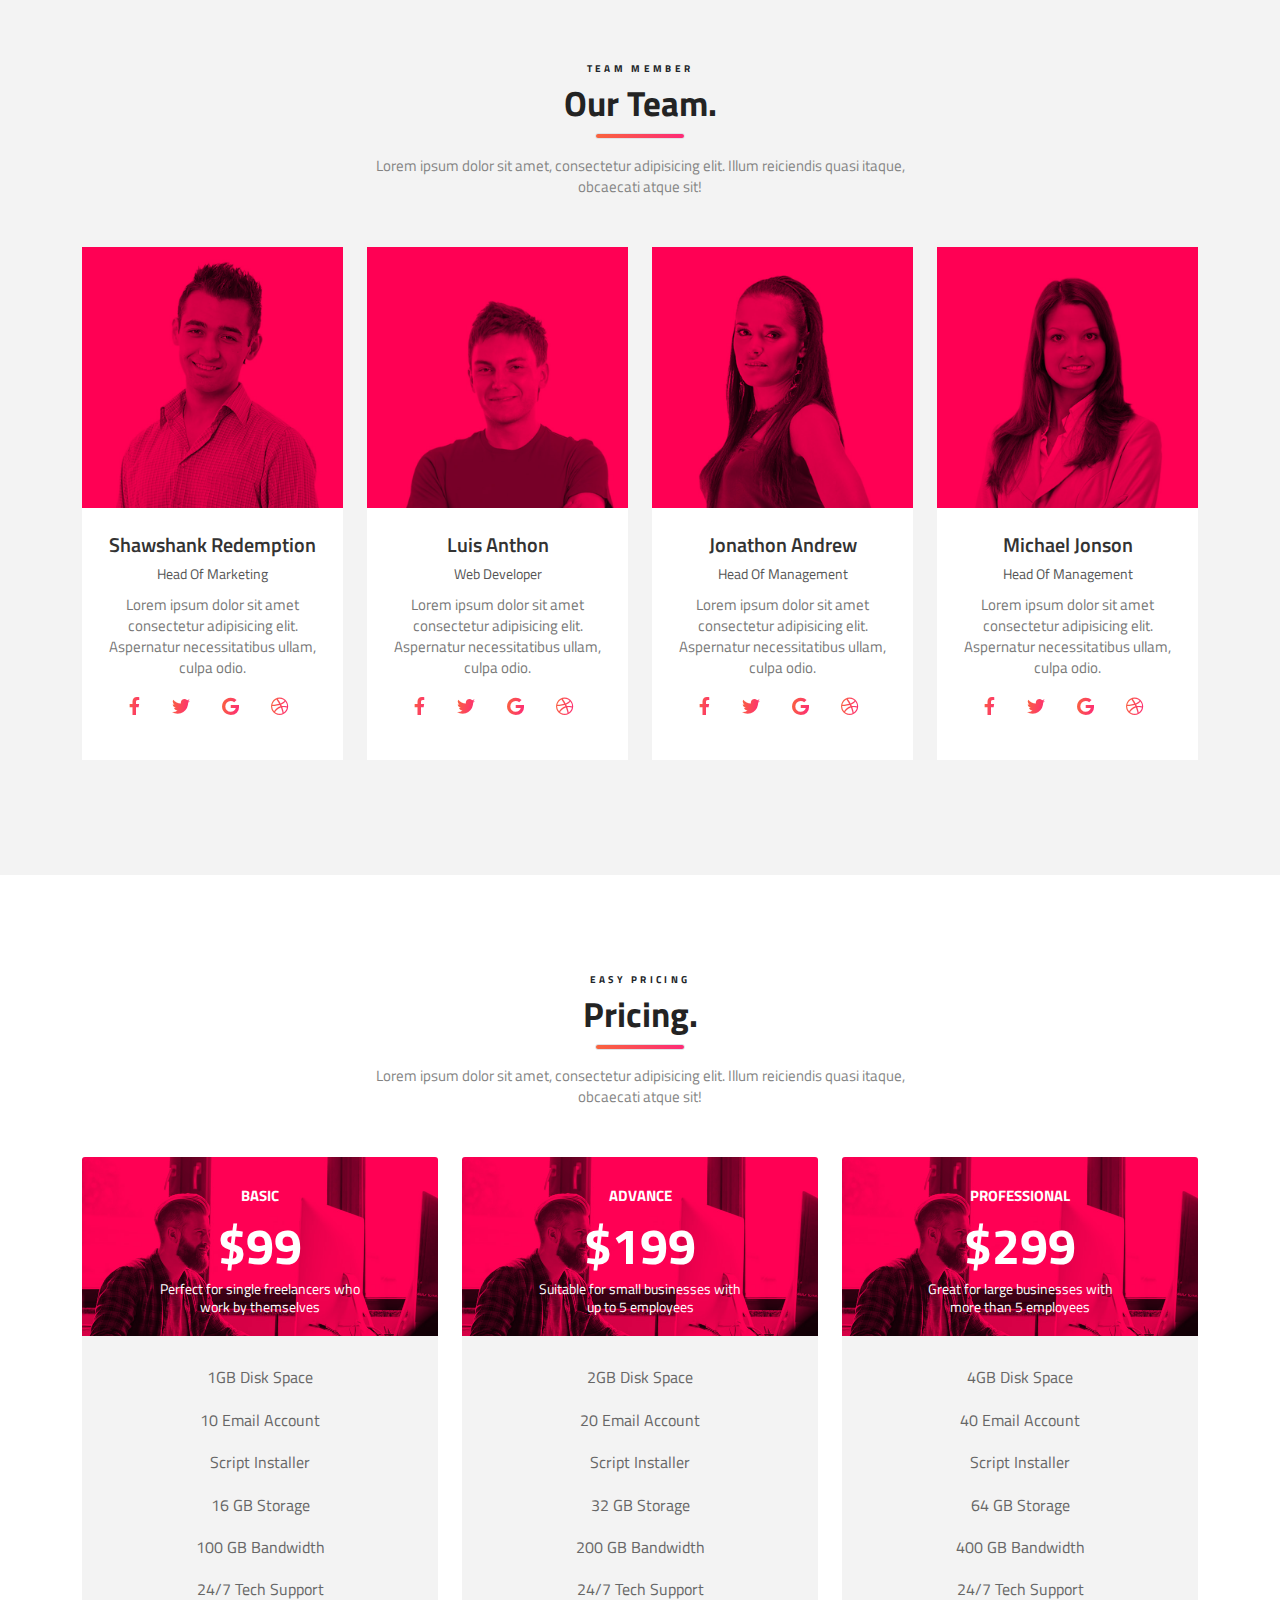
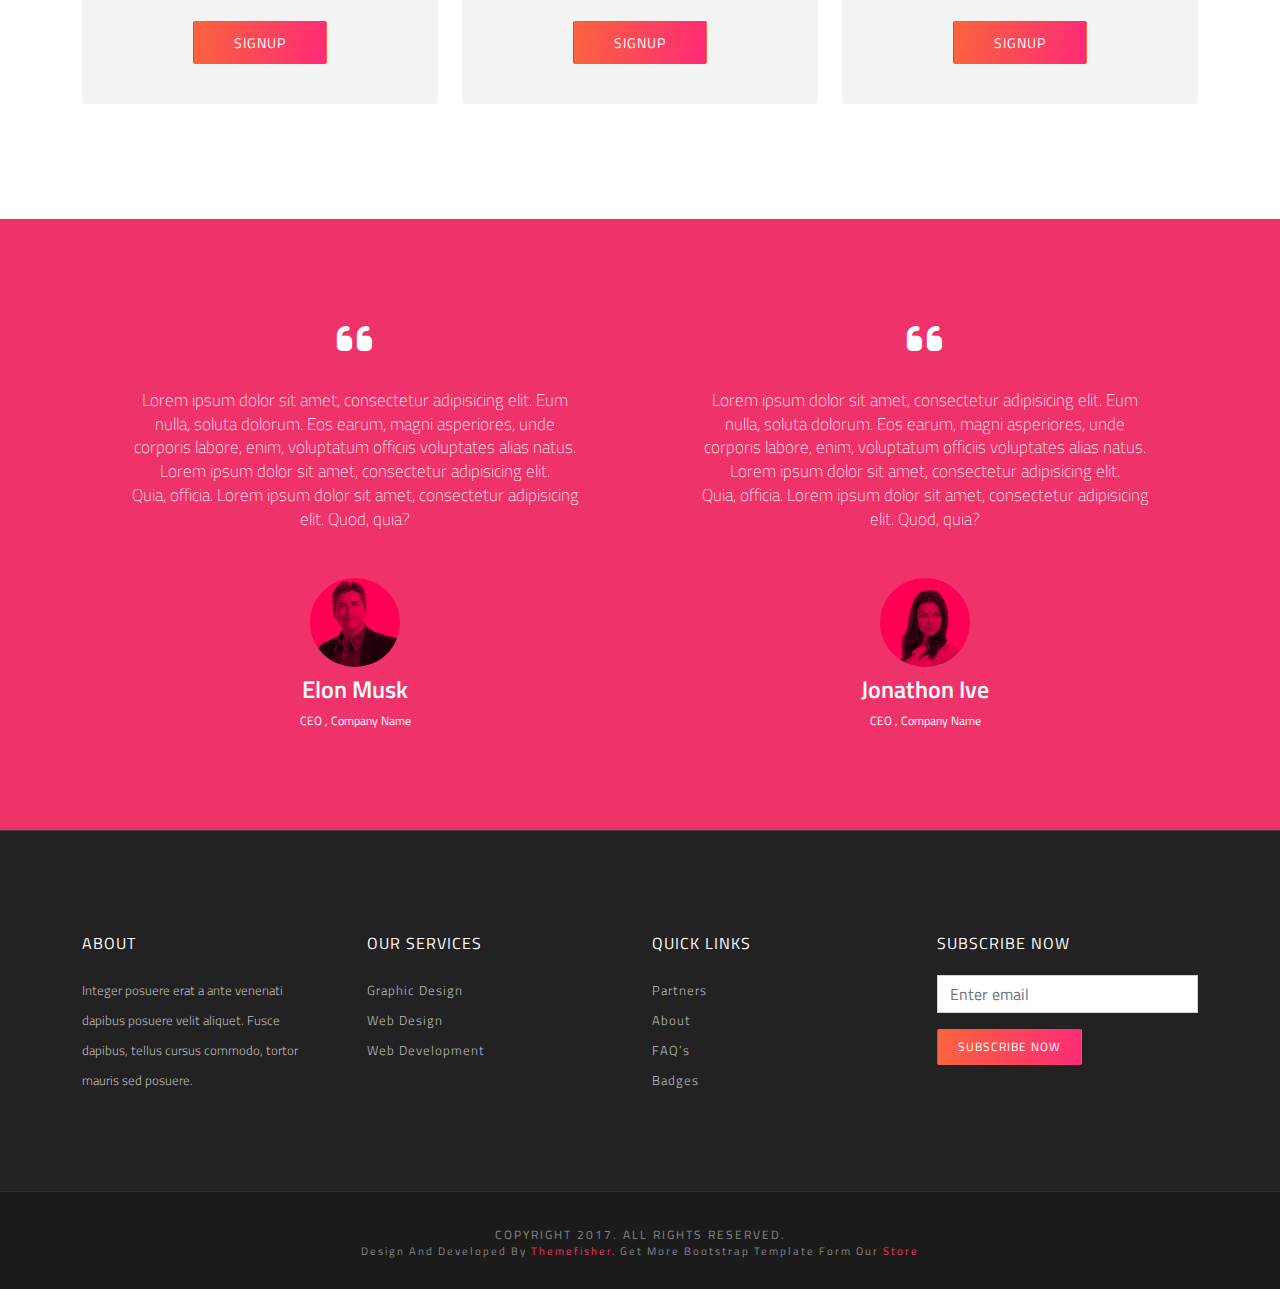
<file: service.html>
<!DOCTYPE html>
<html lang="en">
<head>
    <meta charset="UTF-8">
    <meta name="viewport" content="width=device-width, initial-scale=1.0">
    <title>Service</title>
    <link rel="preconnect" href="https://fonts.googleapis.com">
    <link rel="preconnect" href="https://fonts.gstatic.com" crossorigin>
    <link href="https://fonts.googleapis.com/css2?family=Titillium+Web:wght@300;400;600;700&display=swap" rel="stylesheet">
    <link rel="shortcut icon" href="img/favicon.ico" type="image/x-icon">
    <link rel="stylesheet" href="css/brands.css">
    <link rel="stylesheet" href="css/fontawesome.css">
    <link rel="stylesheet" href="css/solid.css">
    <link rel="stylesheet" href="css/bootstrap.min.css">
    <link rel="stylesheet" href="css/service.css">
    <script src="js/bootstrap.bundle.min.js"></script>
</head>
<body>    
    <!-- header area start -->
    <header class="header-area navigation">
        <div class="container">
            <div class="row">
                <div class="col-md-12">
                    <nav class="navbar navbar-expand-md">
                        <a class="navbar-brand" href="#">
                            <img src="img/logo.png" alt="logo">
                        </a>
                        <div class="collapse navbar-collapse">
                            <ul class="navbar-nav ml-auto">
                                <li class="nav-item dropdown">
                                    <a id="drop" class="nav-link dropdown-toggle" role="button" data-bs-toggle="dropdown" aria-haspopup="true" aria-expanded="false" href="#">Home</a>
                                    <div class="dropdown-menu" aria-labelledby="drop">
                                        <a class="dropdown-item" href="index.html">Homepage 1</a>
                                    </div>
                                </li>
                                <li class="nav-item"><a id="drop" class="nav-link" href="about.html">About</a></li>
                                <li class="nav-item active"><a id="drop" class="nav-link" href="service.html">Service</a></li>
                                <li class="nav-item"><a id="drop" class="nav-link" href="portfolio.html">Portfolio</a></li>
                                <li class="nav-item"><a id="drop" class="nav-link" href="contact-us.html">Contact</a></li>
                                <li class="nav-item dropdown active1">
                                    <a id="drop1" class="nav-link dropdown-toggle" role="button" data-bs-toggle="dropdown" aria-haspopup="true" aria-expanded="false" href="#">Pages</a>
                                    <div class="dropdown-menu" aria-labelledby="drop1">
                                        <a class="dropdown-item" href="404 page.html">404 Pages</a>
                                    </div>
                                </li>
                            </ul>
                        </div>
                    </nav>
                </div>
            </div>
        </div>
    </header>
    <!-- header area end -->
    <!-- service area start -->
    <section class="single-page-header">
        <div class="container">
            <div class="row">
                <div class="col-md-12">
                    <h2>Service</h2>
                    <nav aria-label="breadcrumb mx-auto" role="navigation">
                        <ol class="breadcrumb">
                            <li class="breadcrumb-item"><a href="index.html">Home</a></li>
                            <li class="breadcrumb-item active">Service</li>
                        </ol>
                    </nav>
                </div>
            </div>
        </div>
    </section>
    <!-- service area end -->
    <!-- service1 area start -->
    <section class="service1-area">
        <div class="container">
            <div class="row">
                <div class="col">
                    <div class="title text-center">
                        <h4>A List of services</h4>
                        <h2>Our Service.</h2>
                        <span class="border"></span>
                        <p>Lorem ipsum dolor sit amet, consectetur adipisicing elit. Illum reiciendis quasi itaque, obcaecati atque sit!</p>
                    </div>
                </div>
            </div>
            <div class="row">
                <div class="col-md-4">
                    <div class="block">
                        <i class="fa-regular fa-copy"></i>
                        <h3>Branding</h3>
                        <ul>
                            <li>Brand Strategy</li>
                            <li>Advertising / Campaigns</li>
                            <li>Product Design</li>
                            <li>Video / Photography</li>
                        </ul>
                    </div>
                </div>
                <div class="col-md-4">
                    <div class="block">
                        <i class="fa-regular fa-clock"></i>
                        <h3>Web Design</h3>
                        <ul>
                            <li>UI Design</li>
                            <li>E- Commerce Site Design</li>
                            <li>App Development</li>
                            <li>Mobile UI Design</li>
                        </ul>
                    </div>
                </div>
                <div class="col-md-4">
                    <div class="block">
                        <i class="fa-solid fa-book"></i>
                        <h3>IOS App Development</h3>
                        <ul>
                            <li>Game Development</li>
                            <li>Game Design</li>
                            <li>Social Media Marketing</li>
                            <li>Mobile UI Design</li>
                        </ul>
                    </div>
                </div>
            </div>
        </div>
    </section>
    <section class="section-area">
        <div class="container">
            <div class="row">
                <div class="col-md-6 text-center">
                    <img class="img-fluid shadow rounded" src="img/about-1.jpg" alt="img">
                </div>
                <div class="col-md-6 align-self-center">
                    <div class="section-title">
                        <h2>We care about our work</h2>
                        <p>Lorem ipsum dolor sit amet, consectetur adipisicing elit. Quae dolorem, saepe ab, optio obcaecati id asperiores. Ab ullam qui architecto at eos distinctio debitis, libero reprehenderit excepturi rem ut odit est nam magni ratione necessitatibus, quod eaque, eius minima tempora deleniti illum aliquam! Perferendis optio dolorum blanditiis sapiente aperiam quaerat.</p>
                        <div class="row">
                            <div class="col-md-6">
                                <ul class="color-gray">
                                    <li>
                                        <i class="fa-solid fa-square-check"></i>
                                        Creative Designers
                                    </li>
                                    <li>
                                        <i class="fa-solid fa-square-check"></i>
                                        Genius Developers
                                    </li>
                                    <li>
                                        <i class="fa-solid fa-square-check"></i>
                                        Growth Hackers
                                    </li>
                                    <li>
                                        <i class="fa-solid fa-square-check"></i>
                                        Marketing Masterminds
                                    </li>
                                </ul>
                            </div>
                            <div class="col-md-6">
                                <ul class="color-gray">
                                    <li>
                                        <i class="fa-solid fa-square-check"></i>
                                        Growth Hackers
                                    </li>
                                    <li>
                                        <i class="fa-solid fa-square-check"></i>
                                        Genius Developers
                                    </li>
                                    <li>
                                        <i class="fa-solid fa-square-check"></i>
                                        Marketing Masterminds
                                    </li>
                                    <li>
                                        <i class="fa-solid fa-square-check"></i>
                                        Creative Designers
                                    </li>
                                </ul>
                            </div>
                        </div>
                    </div>
                </div>
            </div>
            <div class="row">
                <div class="col-12 col-md-3 col-sm-6">
                    <div class="img-area">
                        <img src="img/logo1.png" alt="img">
                    </div>
                </div>
                <div class="col-12 col-md-3 col-sm-6">
                    <div class="img-area">
                        <img src="img/logo-2.png" alt="img">
                    </div>
                </div>
                <div class="col-12 col-md-3 col-sm-6">
                    <div class="img-area">
                        <img src="img/logo-3.png" alt="img">
                    </div>
                </div>
                <div class="col-12 col-md-3 col-sm-6">
                    <div class="img-area">
                        <img src="img/logo-4.png" alt="img">
                    </div>
                </div>
            </div>
        </div>
    </section>
    <!-- service1 area end -->
    <!-- team area start -->
        <section class="team-area bg-gray">
            <div class="container">
                <div class="row">
                    <div class="col">
                        <div class="title text-center">
                            <h4>TEAM MEMBER</h4>
                            <h2>Our Team.</h2>
                            <span class="border"></span>
                            <p>Lorem ipsum dolor sit amet, consectetur adipisicing elit. Illum reiciendis quasi itaque, obcaecati atque sit!</p>
                        </div>
                    </div>
                </div>
                <div class="row">
                    <div class="col-12 col-md-3 col-sm-6">
                        <div class="team-member text-center">
                            <div class="member-photo">
                                <img src="img/member-1.jpg" alt="" class="img-fluid">
                            </div>
                            <div class="member-content">
                                <h3>Shawshank Redemption</h3>
                                <span>Head Of Marketing</span>
                                <p>Lorem ipsum dolor sit amet consectetur adipisicing elit. Aspernatur necessitatibus ullam, culpa odio.</p>
                                <ul class="list-inline">
                                    <li class="list-inline-item"><a href="#"><i class="fa-brands fa-facebook-f"></i></a></li>
                                    <li class="list-inline-item"><a href="#"><i class="fa-brands fa-twitter"></i></a></li>
                                    <li class="list-inline-item"><a href="#"><i class="fa-brands fa-google"></i></a></li>
                                    <li class="list-inline-item"><a href="#"><i class="fa-brands fa-dribbble"></i></a></li>
                                </ul>
                            </div>
                        </div>
                    </div>
                    <div class="col-12 col-md-3 col-sm-6">
                        <div class="team-member text-center">
                            <div class="member-photo">
                                <img src="img/member-2.jpg" alt="" class="img-fluid">
                            </div>
                            <div class="member-content">
                                <h3>Luis Anthon</h3>
                                <span>Web Developer</span>
                                <p>Lorem ipsum dolor sit amet consectetur adipisicing elit. Aspernatur necessitatibus ullam, culpa odio.</p>
                                <ul class="list-inline">
                                    <li class="list-inline-item"><a href="#"><i class="fa-brands fa-facebook-f"></i></a></li>
                                    <li class="list-inline-item"><a href="#"><i class="fa-brands fa-twitter"></i></a></li>
                                    <li class="list-inline-item"><a href="#"><i class="fa-brands fa-google"></i></a></li>
                                    <li class="list-inline-item"><a href="#"><i class="fa-brands fa-dribbble"></i></a></li>
                                </ul>
                            </div>
                        </div>
                    </div>
                    <div class="col-12 col-md-3 col-sm-6">
                        <div class="team-member text-center">
                            <div class="member-photo">
                                <img src="img/member-3.jpg" alt="" class="img-fluid">
                            </div>
                            <div class="member-content">
                                <h3>Jonathon Andrew</h3>
                                <span>Head Of Management</span>
                                <p>Lorem ipsum dolor sit amet consectetur adipisicing elit. Aspernatur necessitatibus ullam, culpa odio.</p>
                                <ul class="list-inline">
                                    <li class="list-inline-item"><a href="#"><i class="fa-brands fa-facebook-f"></i></a></li>
                                    <li class="list-inline-item"><a href="#"><i class="fa-brands fa-twitter"></i></a></li>
                                    <li class="list-inline-item"><a href="#"><i class="fa-brands fa-google"></i></a></li>
                                    <li class="list-inline-item"><a href="#"><i class="fa-brands fa-dribbble"></i></a></li>
                                </ul>
                            </div>
                        </div>
                    </div>
                    <div class="col-12 col-md-3 col-sm-6">
                        <div class="team-member text-center">
                            <div class="member-photo">
                                <img src="img/member-4.jpg" alt="" class="img-fluid">
                            </div>
                            <div class="member-content">
                                <h3>Michael Jonson</h3>
                                <span>Head Of Management</span>
                                <p>Lorem ipsum dolor sit amet consectetur adipisicing elit. Aspernatur necessitatibus ullam, culpa odio.</p>
                                <ul class="list-inline">
                                    <li class="list-inline-item"><a href="#"><i class="fa-brands fa-facebook-f"></i></a></li>
                                    <li class="list-inline-item"><a href="#"><i class="fa-brands fa-twitter"></i></a></li>
                                    <li class="list-inline-item"><a href="#"><i class="fa-brands fa-google"></i></a></li>
                                    <li class="list-inline-item"><a href="#"><i class="fa-brands fa-dribbble"></i></a></li>
                                </ul>
                            </div>
                        </div>
                    </div>
                </div>
            </div>
        </section>
    <!-- team area end -->
    <!-- pricing area start -->
        <section class="pricing-area">
            <div class="container">
                <div class="row">
                    <div class="col">
                        <div class="title text-center">
                            <h4>Easy Pricing</h4>
                            <h2>Pricing.</h2>
                            <span class="border"></span>
                            <p>Lorem ipsum dolor sit amet, consectetur adipisicing elit. Illum reiciendis quasi itaque, obcaecati atque sit!</p>
                        </div>
                    </div>
                </div>
                <div class="row">
                    <div class="col-md-4 col-sm-6 col-xs-12">
                        <div class="pricing-item">
                            <div class="price-title bg-price">
                                <h3>Basic</h3>
                                <strong class="value">$99</strong>
                                <p>Perfect for single freelancers who work by themselves</p>
                            </div>
                            <ul>
                                <li>1GB Disk Space</li>
                                <li>10 Email Account</li>
                                <li>Script Installer</li>
                                <li>16 GB Storage</li>
                                <li>100 GB Bandwidth</li>
                                <li>24/7 Tech Support</li>
                            </ul>
                            <a href="#" class="btn btn-main">SignUp</a>
                        </div>
                    </div>
                    <div class="col-md-4 col-sm-6 col-xs-12">
                        <div class="pricing-item">
                            <div class="price-title bg-price">
                                <h3>Advance</h3>
                                <strong class="value">$199</strong>
                                <p>Suitable for small businesses with up to 5 employees</p>
                            </div>
                            <ul>
                                <li>2GB Disk Space</li>
                                <li>20 Email Account</li>
                                <li>Script Installer</li>
                                <li>32 GB Storage</li>
                                <li>200 GB Bandwidth</li>
                                <li>24/7 Tech Support</li>
                            </ul>
                            <a href="#" class="btn btn-main">SignUp</a>
                        </div>
                    </div>
                    <div class="col-md-4 col-sm-6 col-xs-12">
                        <div class="pricing-item">
                            <div class="price-title bg-price">
                                <h3>Professional</h3>
                                <strong class="value">$299</strong>
                                <p>Great for large businesses with more than 5 employees</p>
                            </div>
                            <ul>
                                <li>4GB Disk Space</li>
                                <li>40 Email Account</li>
                                <li>Script Installer</li>
                                <li>64 GB Storage</li>
                                <li>400 GB Bandwidth</li>
                                <li>24/7 Tech Support</li>
                            </ul>
                            <a href="#" class="btn btn-main">SignUp</a>
                        </div>
                    </div>
                </div>
            </div>
        </section>
    <!-- pricing area end -->
    <!-- testimonial area start -->
        <section class="testimonial-area">
            <div class="container">
                <div class="row">
                    <div class="col-md-6 col-sm-12">
                        <div class="item text-center">
                            <i class="fa-solid fa-quote-left"></i>
                            <div class="client-details">
                                <p>Lorem ipsum dolor sit amet, consectetur adipisicing elit. Eum nulla, soluta dolorum. Eos earum, magni asperiores, unde corporis labore, enim, voluptatum officiis voluptates alias natus. Lorem ipsum dolor sit amet, consectetur adipisicing elit.<br> Quia, officia. Lorem ipsum dolor sit amet, consectetur adipisicing elit. Quod, quia?</p>
                            </div>
                            <div class="client-thumb">
                                <img src="img/clients-2.jpg" alt="img" class="img-fluid">
                            </div>
                            <div class="client-meta">
                                <h4>Elon Musk</h4>
                                <span>CEO , Company Name</span>
                            </div>
                        </div>
                    </div>
                    <div class="col-md-6 col-sm-12">
                        <div class="item text-center">
                            <i class="fa-solid fa-quote-left"></i>
                            <div class="client-details">
                                <p>Lorem ipsum dolor sit amet, consectetur adipisicing elit. Eum nulla, soluta dolorum. Eos earum, magni asperiores, unde corporis labore, enim, voluptatum officiis voluptates alias natus. Lorem ipsum dolor sit amet, consectetur adipisicing elit.<br> Quia, officia. Lorem ipsum dolor sit amet, consectetur adipisicing elit. Quod, quia?</p>
                            </div>
                            <div class="client-thumb">
                                <img src="img/clients-1.jpg" alt="img" class="img-fluid">
                            </div>
                            <div class="client-meta">
                                <h4>Jonathon Ive</h4>
                                <span>CEO , Company Name</span>
                            </div>
                        </div>
                    </div>
                </div>
            </div>
        </section>
    <!-- testimonial area end -->
    <!-- footer area start -->
        <footer class="bg-one">
            <div class="top-footer">
                <div class="container">
                    <div class="row">
                        <div class="col-sm-3 col-md-3 col-lg-3">
                            <h3>About</h3>
                            <p>Integer posuere erat a ante venenati dapibus posuere velit aliquet. Fusce<br> dapibus, tellus cursus commodo, tortor<br> mauris sed posuere.</p>
                        </div>
                        <div class="col-sm-3 col-md-3 col-lg-3">
                            <h3>Our Services</h3>
                            <ul>
                                <li><a href="#">Graphic Design</a></li>
                                <li><a href="#">Web Design</a></li>
                                <li><a href="#">Web Development</a></li>
                            </ul>
                        </div>
                        <div class="col-sm-3 col-md-3 col-lg-3">
                            <h3>Quick Links</h3>
                            <ul>
                                <li><a href="#">Partners</a></li>
                                <li><a href="#">About</a></li>
                                <li><a href="#">FAQ’s</a></li>
                                <li><a href="#">Badges</a></li>
                            </ul>
                        </div>
                        <div class="col-sm-3 col-md-3 col-lg-3">
                            <h3>Subscribe Now</h3>
                            <form action="#" class="subscribe-form">
                                <div class="form-group">
                                    <input class="form-control" type="email" placeholder="Enter email">
                                </div>
                                <button class="btn btn-main-sm" type="submit">Subscribe Now</button>
                            </form>
                        </div>
                    </div>
                </div>
            </div>
            <div class="footer-bottom">
                <h5>Copyright 2017. All rights reserved.</h5>
                <h6>Design and Developed by <a href="https://themefisher.com/">Themefisher</a>. Get more bootstrap template form our <a href="https://themefisher.com/free-bootstrap-templates/">Store</a></h6>
            </div>
        </footer>
    <!-- footer area end -->
</body>
</html>
</file>
<file: css/style.css>
body {
    line-height: 1.4;
    font-family: 'Titillium Web', sans-serif;
}
.header-area {
    background: #1f2532;
}
.ml-auto {
	margin-left: auto;
}
.navbar-brand {
	height: auto;
	padding: 8px 0;
}
.nav-link.active {
	color: white;
}
.nav-link {
    color: #707d8f;
	font-size: 15px;
	line-height: 26px;
	padding: 20px 15px !important;
    transition: .4s;
}
.dropdown-item {
	padding: 8px 15px;
	color: white;
	font-size: 13px;
}
.dropdown-menu.show {
	background: black;
	display: block;
}
.dropdown-item:hover {
    background: black;
    color: white;
}
li.active a {
	color: white;
    transition: .4s;
}
li.active a:hover {
    color: #f0326b;
}
.nav-link:hover {
    color: #f0326b;
}
.nav-link:focus {
    color: #f0326b;
}
.nav-link.active {
	color: white;
}
li.active1 a {
    transition: .4s;
}
li.active1 a:hover {
    color: #f0326b;
}

/* header area end */
/* hero area start */

.hero-area {
    padding: 150px 0;
    background-color: #1f2532;
}
.video-player {
    position: relative;
    display: flex;
    justify-content: center;
    align-items: center;
}
.video-player .play-icon {
	position: absolute;
	left: 0;
	top: 0;
	display: flex;
	justify-content: center;
	align-items: center;
	width: 100%;
	height: 100%;
	text-align: center;
    text-decoration: none;
}
.video-player .play-icon i {
	height: 80px;
	width: 80px;
	border-radius: 50px;
	transition: transform 300ms ease, -webkit-transform 300ms ease;
	background: #fff;
	color: #f0326b;
	line-height: 80px;
	font-size: 30px;
	margin-left: 5px;
}
.video-player .play-icon:hover i {
	transform: scale(1.1);
}
.hero-area .block {
	color: #fff;
	padding-left: 30px;
}
.hero-area .block h2 {
	font-size: 48px;
	margin-bottom: 20px;
    font-weight: 600;
}
.hero-area .block p {
	color: #707d8f;
	margin-bottom: 20px;
    font-size: 15px;
}
.hero-area .block .list-inline {
	margin-top: 50px;
	padding: 0;
	margin-bottom: 0;
}
.btn-main, .btn-main-sm {
	background-color: #21D6BF;
	background-image: linear-gradient(100deg, #f9643d, #fe2a77);
	color: #fff;
	display: inline-block;
	font-size: 14px;
	letter-spacing: 1px;
	padding: 10px 40px;
	text-transform: uppercase;
	border: 1px solid transparent;
	border-radius: 2px;
	cursor: pointer;
}
.btn:hover {
    color: white;
}
.btn:focus {
    box-shadow: none;
}
.hero-area .block .btn-main, .hero-area .block .btn-main-sm {
	margin-right: 8px;
}

/* hero area end */
/* about area start */

.about-area {
	padding: 100px 0;
	background-color: #F3F3F3;
}
.about-area h2 {
    position: relative;
    font-weight: 600;
}
.about-area h2::before {
	position: absolute;
	left: -15%;
	top: 18px;
	content: '';
	display: inline-block;
	width: 12%;
	height: 3px;
	background-color: #ffa535;
	background-image: linear-gradient(100deg, #f9643d, #fe2a77);
}
.about-area p {
    color: #9a9a9a;
    font-size: 15px;
}

/* about area end */
/* service area start */

.service-area {
    padding: 40px 0;
}
.service-area .service-block {
    padding: 30px 20px;
}
.service-area .service-block .service-icon {
	margin-bottom: 15px;
}
.service-area .service-block i {
	font-size: 40px;
	color: #f0326b;
	background: linear-gradient(100deg, #f9643d, #fe2a77);
	background-clip: border-box;
	-webkit-background-clip: text;
	-webkit-text-fill-color: transparent;
}
.service-area .service-block h3 {
	color: #333;
	font-size: 18px;
    font-weight: 600;
}
.service-area .service-block p {
	color: #777;
    font-size: 15px;
}

/* service area end */
/* about1 area start */

.about1-area {
    padding: 70px 0;
    background: white;
    display: block;
}
.mb-50 {
	margin-bottom: 50px;
}
.content {
	padding: 50px 0;
}
.content h2 {
	font-size: 40px;
	font-weight: bold;
	margin-top: 0;
    font-weight: 600;
}
.content p {
	line-height: 1.6;
	margin-top: 20px;
    color: #9a9a9a;
    font-size: 15px;
}

/* about1 area end */
/* section area start */

.section-area {
	background: #f3f3f3;
	padding: 100px 0;
	display: block;
}
.title {
	padding-bottom: 50px;
}
.title h4 {
	font-size: 10px;
	line-height: 10px;
	font-weight: 700;
	letter-spacing: 3.3px;
	text-transform: uppercase;
}
.title h2 {
	font-size: 35px;
	color: #232323;
	text-transform: capitalize;
	margin-bottom: 8px;
	font-weight: 700;
}
.title .border {
	display: inline-block;
	border-radius: 3px;
	height: 6px;
	position: relative;
	width: 90px;
	margin-bottom: 10px;
	background-image: linear-gradient(100deg, #f9643d, #fe2a77);
}
.title p {
	color: #848484;
	width: 50%;
	margin: 0 auto;
    font-size: 15px;
}
.service-item {
	position: relative;
	background: #fff;
	border: 1px solid #eaeaea;
	padding: 50px 20px;
	margin-right: -1px;
	margin-bottom: -1px;
	transition: all 0.3s ease 0s;
}
.service-item .count {
	font-size: 80px;
	top: 0;
	left: 20px;
	color: #e3e1e1;
	font-weight: 700;
	position: absolute;
}
.service-item i {
	font-size: 30px;
	display: inline-block;
	border-radius: 30px;
	box-shadow: 0 5px 6px 0 rgba(0, 0, 0, 0.1);
	color: #fff;
	height: 55px;
	line-height: 55px;
	margin-bottom: 20px;
	width: 55px;
	transition: all 0.3s ease 0s;
    background-image: linear-gradient(100deg, #f9643d, #fe2a77);
}
.service-item h4 {
    font-weight: 600;
}
.service-item p {
	color: #9a9a9a;
	font-size: 15px;
}

/* section area end */
/* portfolio area start */

.portfolio-area {
	padding: 100px 0;
	display: block;
}
.title1 {
	padding-bottom: 50px;
}
.title1 h4 {
	font-size: 10px;
	line-height: 10px;
	font-weight: 700;
	letter-spacing: 3.3px;
	text-transform: uppercase;
}
.title1 h2 {
	font-size: 35px;
	color: #232323;
	text-transform: capitalize;
	margin-bottom: 8px;
	font-weight: 700;
}
.title1 .border {
	display: inline-block;
	border-radius: 3px;
	height: 6px;
	position: relative;
	width: 90px;
	margin-bottom: 10px;
	background-image: linear-gradient(100deg, #f9643d, #fe2a77);
}
.title1 p {
	color: #848484;
	margin: 0 auto;
    font-size: 15px;
}
.portfolio-filter {
	margin-bottom: 40px;
	text-align: center;
}
.portfolio-filter button.mixitup-control-active {
	border-bottom: 2px solid #f0326b;
	color: #000;
}
.portfolio-filter button {
	font-weight: 500;
	cursor: pointer;
	display: inline-block;
	font-size: 14px;
	margin: 0 10px;
	padding: 8px 5px;
	font-weight: 600;
	text-transform: uppercase;
	border: none;
	color: #777;
	outline: none;
	background: none;
    transition: .1s;
}
.portfolio-filter button:hover {
	border-bottom: 2px solid #f0326b;
	color: #000;
}
.portfolio-block {
	position: relative;
	transition: .3s all;
	overflow: hidden;
}
.portfolio-block::before {
	content: '';
	position: absolute;
	opacity: 0;
	top: 0;
	left: 0;
	right: 0;
	bottom: 0;
	background: rgba(240, 50, 107, 0.9);
	transition: .3s all;
}
.portfolio-block .caption {
	position: absolute;
	bottom: 10%;
	left: 10%;
	opacity: 0;
	z-index: 9;
	transition: all 0.3s ease-in-out;
}
.portfolio-block .caption .search-icon {
	background: #f0326b;
	color: #fff;
	display: inline-block;
	padding: 4px 13px;
	font-size: 25px;
	border-radius: 30px;
	opacity: 0;
    text-decoration: none;
}
.portfolio-block .caption h4 {
	font-size: 20px;
	font-weight: 700;
}
.portfolio-block .caption h4 a {
	color: #fff;
    text-decoration: none;
}
.padding-0 {
	padding: 0;
}
.portfolio-block:hover::before {
	opacity: 1;
	transform: translate3d(0, 0, 0);
}
.portfolio-block:hover .caption {
	opacity: 1;
}
.portfolio-block:hover .caption .search-icon {
	opacity: 1;
}

/* portfolio area end */
/* team area start */

.team-area {
    padding: 100px 0;
}
.bg-gray {
	background-color: #f3f3f3;
}
.team-member {
	background: #fff;
	margin-bottom: 15px;
}
.member-content {
	padding: 25px 0;
}
.member-photo {
	overflow: hidden;
	position: relative;
}
.member-content h3 {
	font-size: 20px;
	margin: 0 0 5px;
	color: #333;
    font-weight: 600;
}
.member-content span {
	font-size: 14px;
	color: #555;
}
.member-content p {
	color: #777;
	margin-top: 10px;
	padding: 0 15px;
    font-size: 15px;
}
.member-content ul {
	text-align: center;
	position: relative;
}
.member-content ul li {
	margin-right: 7px;
}
.member-content ul li a {
	font-size: 18px;
	padding: 10px;
}
.member-content ul li a i {
	color: #f0326b;
	background: linear-gradient(100deg, #f9643d, #fe2a77);
    background-clip: border-box;
	-webkit-background-clip: text;
	-webkit-text-fill-color: transparent;
}
.member-photo img {
	transition: all 0.6s ease 0s;
}
.member-photo:hover img {
	transform: scale(1.1);
}
.team-member:hover img {
	transform: scale(1.1);
}

/* team area end */
/* pricing area start */

.pricing-area {
    padding: 100px 0;
    display: block;
}
.pricing-item {
	margin-bottom: 15px;
	border-radius: 3px;
	padding-bottom: 40px;
	text-align: center;
	background: #f3f3f3;
}
.price-title {
	padding: 30px 0 20px;
	text-align: center;
	border-top-right-radius: 3px;
	border-top-left-radius: 3px;
	color: #fff;
}
.bg-price {
	background: url("../img/pricing-bg.jpg");
	background-size: cover;
}
.price-title > h3 {
	color: #fff;
	font-weight: 700;
	margin: 0 0 5px;
	font-size: 15px;
	text-transform: uppercase;
}
.price-title .value {
	font-size: 50px;
	padding: 10px 0;
}
.price-title > p {
	color: #fff;
	font-size: 14px;
	font-weight: 400;
	line-height: 18px;
	width: 60%;
	margin: 0 auto;
}
.pricing-item ul {
	padding: 20px 0 10px;
    margin: 0;
    list-style: none;
}
.pricing-item li {
	font-weight: 400;
	padding: 10px 0;
	color: #666;
}

/* pricing area end */
/* testimonial area start */

.testimonial-area {
	background: #f0326b;
	padding: 100px 0 50px 0;
	display: block;
}
.testimonial-area .item i {
	font-size: 40px;
	color: #fff;
	margin-bottom: 30px;
	display: inline-block;
}
.testimonial-area .item .client-details {
	padding-bottom: 30px;
}
.testimonial-area .item .client-details p {
	font-size: 17px;
	color: #fff;
	font-weight: 200;
	padding: 0 9%;
}
.testimonial-area .item .client-meta {
	margin-top: 8px;
	color: #fff;
}
.testimonial-area .item .client-meta h4 {
	margin-bottom: 4px;
	font-weight: 600;
}
.testimonial-area .item .client-meta span {
	font-size: 12px;
}
.testimonial-area .item .client-thumb img {
	display: inline-block;
	border-radius: 100%;
	width: 90px;
	height: auto;
}
.item {
	padding-bottom: 50px;
}

/* testimonial area end */
/* blog area start */

.blog-area {
	padding: 100px 0;
	display: block;
}
.post-item {
	background: #fff;
	margin-bottom: 40px;
}
.post-item .post-thumb {
	margin-right: 10px;
}
.post-item .post-thumb img {
	height: auto;
}
.post-item .post-title {
	margin-top: 20px;
}
.post-item .post-title h3 {
	font-size: 23px;
	font-weight: 600;
}
.post-item .post-title h3 a {
	color: #000;
	text-decoration: none;
	outline: none;
}
.post-item .post-meta {
	font-size: 14px;
	color: #888;
}
.post-item .post-meta a {
	color: #000;
	margin: 3px 0;
	text-decoration: none;
	outline: none;
}
.post-item .post-content p {
	color: #757575;
	margin: 10px 0;
	font-size: 15px;
}
.post-item .btn-main, .post-item .btn-main-sm {
	font-size: 12px;
	padding: 8px 20px;
	margin: 15px 0;
}

/* blog area end */
/* contact area start */

.contact-area {
	padding: 100px 0;
	background: #f3f3f3;
}
.contact-form {
	margin-bottom: 40px;
}
.form-group {
	margin-bottom: 1rem;
}
.contact-form .form-control {
	background-color: transparent;
	border: 1px solid #dedede;
	box-shadow: none;
	height: 45px !important;
	color: #0c0c0c;
	height: 38px;
	font-family: 'Open Sans', sans-serif;
	font-size: 14px;
	border-radius: 3px;
}
.contact-form textarea.form-control {
	padding: 10px;
	height: 120px !important;
	outline: none;
}
.contact-form #contact-submit {
	border: none;
	padding: 15px 0;
	width: 100%;
	margin: 0;
	background: #f0326b;
	color: #fff;
	border-radius: 0;
	cursor: pointer;
}
.form-control:hover {
	border-color: #f0326b;
}
.btn-transparent {
	color: #fff;
	border: 1px solid #fff;
	display: inline-block;
	font-size: 13px;
	letter-spacing: 1px;
	padding: 10px 40px;
	text-transform: uppercase;
}
.contact-meta-block {
	margin-top: 30px;
	padding: 40px 0;
	min-height: 250px;
	text-align: center;
	background: #fff;
	border-radius: 3px;
	box-shadow: 0px 3px 9px rgba(0, 0, 0, 0.10);
}
.contact-meta-block > i {
	display: block;
	font-size: 50px;
	margin-bottom: 20px;
}
.contact-meta-block h4 {
	font-weight: 600;
}
.contact-meta-block p {
	font-family: "Titillium Web", sans-serif;
	color: #9a9a9a;
	font-size: 15px;
}
.contact-meta-block ul {
	margin: 0;
	padding: 0;
}
.social-icon li {
	display: inline-block;
	margin-right: 10px;
}
.social-icon li a {
	display: block;
	height: 30px;
	width: 30px;
	text-align: center;
	color: #f0326b;
	text-decoration: none;
	outline: none;
}
.social-icon li a i {
	display: inline-block;
	font-size: 20px;
	line-height: 50px;
	margin: 0;
}

/* contact area end */
/* footer area start */

.top-footer {
	background-color: #222222;
	border-top: 1px solid #404040;
	padding: 100px 0 80px;
}
.top-footer h3 {
	font-size: 16px;
	line-height: 1.5;
	color: #fff;
	font-weight: 400;
	text-transform: uppercase;
	letter-spacing: 1px;
	margin-bottom: 20px;
}
.top-footer p {
	font-size: 13px;
	line-height: 30px;
	color: #bdbdbd;
	font-weight: 300;
	padding-right: 20px;
}
.top-footer ul {
	margin: 0;
	padding: 0;
	list-style: none;
}
.top-footer li a {
	font-size: 13px;
	line-height: 30px;
	color: #bdbdbd;
	font-weight: 300;
	letter-spacing: 1px;
	text-transform: capitalize;
	transition: .3s;
	font-family: "Titillium Web", sans-serif;
	display: block;
	text-decoration: none;
}
.top-footer li a:hover {
	color: #f0326b;
}
.form-group {
	margin-bottom: 1rem;
}
.subscribe-form .form-control {
	border-radius: 0;
}
.btn-main-sm {
	padding: 8px 20px;
	font-size: 12px;
}
.footer-bottom {
	text-align: center;
	background-color: #1b1b1b;
	border-top: 1px solid #2c2c2c;
	padding: 30px 0;
}
.footer-bottom h5 {
	font-size: 12px;
	line-height: 1;
	color: #888888;
	font-weight: 400;
	text-transform: uppercase;
	letter-spacing: 2px;
	margin-top: 7px;
	margin-bottom: 3px;
}
.footer-bottom h6 {
	font-size: 11px;
	line-height: 15px;
	color: #888888;
	font-weight: 400;
	text-transform: capitalize;
	letter-spacing: 2px;
	margin-bottom: 0;
}
.footer-bottom a {
	color: #f0326b;
	text-decoration: none;
}

/* footer area end */
</file>
<file: css/404 page.css>
body {
    font-family: "Titillium Web", sans-serif;
}
.page-404 {
	height: 100vh;
}
.page-404 h1 {
	font-size: 200px;
    font-weight: 600;
}
.page-404 h2 {
    font-weight: 600;
}
.page-404 p {
    color: #9a9a9a;
    font-size: 15px;
}
.mt-20 {
	margin-top: 20px;
}
.btn-main, .btn-main-sm {
	background-color: #21D6BF;
	background-image: linear-gradient(100deg, #f9643d, #fe2a77);
	color: #fff;
	display: inline-block;
	font-size: 14px;
	letter-spacing: 1px;
	padding: 10px 40px;
	text-transform: uppercase;
	border: 1px solid transparent;
	border-radius: 2px;
	cursor: pointer;
}
.btn:hover {
    color: white;
}
.btn:focus {
    box-shadow: none;
}
</file>
<file: css/about.css>
body {
    line-height: 1.4;
    font-family: 'Titillium Web', sans-serif;
}
.header-area {
    background: #1f2532;
}
.ml-auto {
	margin-left: auto;
}
.navbar-brand {
	height: auto;
	padding: 8px 0;
}
.nav-link.active {
	color: white;
}
.nav-link {
    color: #707d8f;
	font-size: 15px;
	line-height: 26px;
	padding: 20px 15px !important;
    transition: .4s;
}
.dropdown-item {
	padding: 8px 15px;
	color: white;
	font-size: 13px;
    transition: .4s;
}
.dropdown-menu.show {
	background: black;
	display: block;
}
.dropdown-item:hover {
	background: black;
	color: #f0326b;
}
li.active a {
	color: white;
    transition: .4s;
}
li.active a:hover {
    color: #f0326b;
}
.nav-link:hover {
    color: #f0326b;
}
.nav-link:focus {
    color: #f0326b;
}
.nav-link.active {
	color: white;
}
li.active1 a {
    transition: .4s;
}
li.active1 a:hover {
    color: #f0326b;
}

/* header area end */
/* about-us area start */

.single-page-header {
	background: #1f2532;
	padding: 50px 0;
	text-align: center;
	color: #fff;
	position: relative;
}
.single-page-header h2 {
    font-weight: 600;
}
.single-page-header .breadcrumb {
	background: transparent;
	display: inline-block;
    padding: .75rem 1rem;
}
.single-page-header .breadcrumb li {
	display: inline-block;
}
.single-page-header .breadcrumb li a {
	color: #f0326b;
    text-decoration: none;
}
.breadcrumb-item + .breadcrumb-item::before {
	display: inline-block;
	padding-right: .5rem;
	color: #6c757d;
	content: "/";
}

/* about-us area end */
/* about area start */

.about-area {
	padding: 100px 0;
	background-color: #F3F3F3;
}
.about-area h2 {
    position: relative;
    font-weight: 600;
}
.about-area h2::before {
	position: absolute;
	left: -15%;
	top: 18px;
	content: '';
	display: inline-block;
	width: 12%;
	height: 3px;
	background-color: #ffa535;
	background-image: linear-gradient(100deg, #f9643d, #fe2a77);
}
.about-area p {
    color: #9a9a9a;
    font-size: 15px;
}

/* about area end */
/* team area start */

.team-area {
    padding: 100px 0;
}
.bg-gray {
	background-color: #f3f3f3;
}
.team-member {
	background: #fff;
	margin-bottom: 15px;
}
.member-content {
	padding: 25px 0;
}
.member-photo {
	overflow: hidden;
	position: relative;
}
.member-content h3 {
	font-size: 20px;
	margin: 0 0 5px;
	color: #333;
    font-weight: 600;
}
.member-content span {
	font-size: 14px;
	color: #555;
}
.member-content p {
	color: #777;
	margin-top: 10px;
	padding: 0 15px;
    font-size: 15px;
}
.member-content ul {
	text-align: center;
	position: relative;
}
.member-content ul li {
	margin-right: 7px;
}
.member-content ul li a {
	font-size: 18px;
	padding: 10px;
}
.member-content ul li a i {
	color: #f0326b;
	background: linear-gradient(100deg, #f9643d, #fe2a77);
    background-clip: border-box;
	-webkit-background-clip: text;
	-webkit-text-fill-color: transparent;
}
.member-photo img {
	transition: all 0.6s ease 0s;
}
.member-photo:hover img {
	transform: scale(1.1);
}
.team-member:hover img {
	transform: scale(1.1);
}
.title {
	padding-bottom: 50px;
}
.title h4 {
	font-size: 10px;
	line-height: 10px;
	font-weight: 700;
	letter-spacing: 3.3px;
	text-transform: uppercase;
}
.title h2 {
	font-size: 35px;
	color: #232323;
	text-transform: capitalize;
	margin-bottom: 8px;
	font-weight: 700;
}
.title .border {
	display: inline-block;
	border-radius: 3px;
	height: 6px;
	position: relative;
	width: 90px;
	margin-bottom: 10px;
	background-image: linear-gradient(100deg, #f9643d, #fe2a77);
}
.title p {
	color: #848484;
	width: 50%;
	margin: 0 auto;
    font-size: 15px;
}

/* team area end */
/* call-to-action area start */

.call-to-action-area {
	padding: 100px 0;
	background: url("../img/call-to-action-bg-2.jpg");
	background-size: cover;
	color: #fff;
    padding: 100px 0;
}
.call-to-action-area h2 {
	line-height: 1.5;
    font-weight: 600;
}
.call-to-action-area p {
	color: #fff;
    font-size: 15px;
}
.call-to-action-area .btn-main, .call-to-action-area .btn-main-sm {
	margin-top: 20px;
}
.btn-main, .btn-main-sm {
	background-color: #21D6BF;
	background-image: linear-gradient(100deg, #f9643d, #fe2a77);
	color: #fff;
	display: inline-block;
	font-size: 14px;
	letter-spacing: 1px;
	padding: 10px 40px;
	text-transform: uppercase;
	border: 1px solid transparent;
	border-radius: 2px;
	cursor: pointer;
}
.btn:hover {
    color: white;
}
.btn:focus {
    box-shadow: none;
}

/* call-to-action area end */
/* footer area start */

.top-footer {
	background-color: #222222;
	border-top: 1px solid #404040;
	padding: 100px 0 80px;
}
.top-footer h3 {
	font-size: 16px;
	line-height: 1.5;
	color: #fff;
	font-weight: 400;
	text-transform: uppercase;
	letter-spacing: 1px;
	margin-bottom: 20px;
}
.top-footer p {
	font-size: 13px;
	line-height: 30px;
	color: #bdbdbd;
	font-weight: 300;
	padding-right: 20px;
}
.top-footer ul {
	margin: 0;
	padding: 0;
	list-style: none;
}
.top-footer li a {
	font-size: 13px;
	line-height: 30px;
	color: #bdbdbd;
	font-weight: 300;
	letter-spacing: 1px;
	text-transform: capitalize;
	transition: .3s;
	font-family: "Titillium Web", sans-serif;
	display: block;
	text-decoration: none;
}
.top-footer li a:hover {
	color: #f0326b;
}
.form-group {
	margin-bottom: 1rem;
}
.subscribe-form .form-control {
	border-radius: 0;
}
.btn-main-sm {
	padding: 8px 20px;
	font-size: 12px;
}
.footer-bottom {
	text-align: center;
	background-color: #1b1b1b;
	border-top: 1px solid #2c2c2c;
	padding: 30px 0;
}
.footer-bottom h5 {
	font-size: 12px;
	line-height: 1;
	color: #888888;
	font-weight: 400;
	text-transform: uppercase;
	letter-spacing: 2px;
	margin-top: 7px;
	margin-bottom: 3px;
}
.footer-bottom h6 {
	font-size: 11px;
	line-height: 15px;
	color: #888888;
	font-weight: 400;
	text-transform: capitalize;
	letter-spacing: 2px;
	margin-bottom: 0;
}
.footer-bottom a {
	color: #f0326b;
	text-decoration: none;
}

/* footer area end */
/* about-us-1 area start */

.about-us-1-area {
    padding: 100px 0;
}
.ab-us-content h2 {
    font-weight: 600;
}
.ab-us-content p {
    color: #9a9a9a;
    font-size: 15px;
}
.mb-50 {
    margin-bottom: 100px;
}
.mb-20 {
	margin-bottom: 50px;
}
.mb-30 {
	margin-bottom: 50px;
}

/* about-us-1 area end */
</file>
<file: css/contact-us.css>
body {
    line-height: 1.4;
    font-family: 'Titillium Web', sans-serif;
}
.header-area {
    background: #1f2532;
}
.ml-auto {
	margin-left: auto;
}
.navbar-brand {
	height: auto;
	padding: 8px 0;
}
.nav-link.active {
	color: white;
}
.nav-link {
    color: #707d8f;
	font-size: 15px;
	line-height: 26px;
	padding: 20px 15px !important;
    transition: .4s;
}
.dropdown-item {
	padding: 8px 15px;
	color: white;
	font-size: 13px;
	transition: .4s;
}
.dropdown-menu.show {
	background: black;
	display: block;
}
.dropdown-item:hover {
    background: black;
    color: #f0326b;
}
li.active a {
	color: white;
    transition: .4s;
}
li.active a:hover {
    color: #f0326b;
}
.nav-link:hover {
    color: #f0326b;
}
.nav-link:focus {
    color: #f0326b;
}
.nav-link.active {
	color: white;
}
li.active1 a {
    transition: .4s;
}
li.active1 a:hover {
    color: #f0326b;
}

/* header area end */
/* contact-us-1 area start */

.single-page-header {
	background: #1f2532;
	padding: 50px 0;
	text-align: center;
	color: #fff;
	position: relative;
}
.single-page-header h2 {
    font-weight: 600;
}
.single-page-header .breadcrumb {
	background: transparent;
	display: inline-block;
    padding: .75rem 1rem;
}
.single-page-header .breadcrumb li {
	display: inline-block;
}
.single-page-header .breadcrumb li a {
	color: #f0326b;
    text-decoration: none;
}
.breadcrumb-item + .breadcrumb-item::before {
	display: inline-block;
	padding-right: .5rem;
	color: #6c757d;
	content: "/";
}

/* contact-us-1 area end */
/* contact area start */

.contact-area {
	padding: 100px 0;
	background: #f3f3f3;
}
.title {
	padding-bottom: 50px;
}
.title h4 {
	font-size: 10px;
	line-height: 10px;
	font-weight: 700;
	letter-spacing: 3.3px;
	text-transform: uppercase;
}
.title h2 {
	font-size: 35px;
	color: #232323;
	text-transform: capitalize;
	margin-bottom: 8px;
	font-weight: 700;
}
.title .border {
	display: inline-block;
	border-radius: 3px;
	height: 6px;
	position: relative;
	width: 90px;
	margin-bottom: 10px;
	background-image: linear-gradient(100deg, #f9643d, #fe2a77);
}
.title p {
	color: #848484;
	width: 50%;
	margin: 0 auto;
    font-size: 15px;
}
.contact-form {
	margin-bottom: 40px;
}
.form-group {
	margin-bottom: 1rem;
}
.contact-form .form-control {
	background-color: transparent;
	border: 1px solid #dedede;
	box-shadow: none;
	height: 45px !important;
	color: #0c0c0c;
	height: 38px;
	font-family: 'Open Sans', sans-serif;
	font-size: 14px;
	border-radius: 3px;
}
.contact-form textarea.form-control {
	padding: 10px;
	height: 120px !important;
	outline: none;
}
.contact-form #contact-submit {
	border: none;
	padding: 15px 0;
	width: 100%;
	margin: 0;
	background: #f0326b;
	color: #fff;
	border-radius: 0;
	cursor: pointer;
}
.form-control:hover {
	border-color: #f0326b;
}
.btn-transparent {
	color: #fff;
	border: 1px solid #fff;
	display: inline-block;
	font-size: 13px;
	letter-spacing: 1px;
	padding: 10px 40px;
	text-transform: uppercase;
}
.contact-meta-block {
	margin-top: 30px;
	padding: 40px 0;
	min-height: 250px;
	text-align: center;
	background: #fff;
	border-radius: 3px;
	box-shadow: 0px 3px 9px rgba(0, 0, 0, 0.10);
}
.contact-meta-block > i {
	display: block;
	font-size: 50px;
	margin-bottom: 20px;
}
.contact-meta-block h4 {
	font-weight: 600;
}
.contact-meta-block p {
	font-family: "Titillium Web", sans-serif;
	color: #9a9a9a;
	font-size: 15px;
}
.contact-meta-block ul {
	margin: 0;
	padding: 0;
}
.social-icon li {
	display: inline-block;
	margin-right: 10px;
}
.social-icon li a {
	display: block;
	height: 30px;
	width: 30px;
	text-align: center;
	color: #f0326b;
	text-decoration: none;
	outline: none;
}
.social-icon li a i {
	display: inline-block;
	font-size: 20px;
	line-height: 50px;
	margin: 0;
}

/* contact area end */
/* footer area start */

.top-footer {
	background-color: #222222;
	border-top: 1px solid #404040;
	padding: 100px 0 80px;
}
.top-footer h3 {
	font-size: 16px;
	line-height: 1.5;
	color: #fff;
	font-weight: 400;
	text-transform: uppercase;
	letter-spacing: 1px;
	margin-bottom: 20px;
}
.top-footer p {
	font-size: 13px;
	line-height: 30px;
	color: #bdbdbd;
	font-weight: 300;
	padding-right: 20px;
}
.top-footer ul {
	margin: 0;
	padding: 0;
	list-style: none;
}
.top-footer li a {
	font-size: 13px;
	line-height: 30px;
	color: #bdbdbd;
	font-weight: 300;
	letter-spacing: 1px;
	text-transform: capitalize;
	transition: .3s;
	font-family: "Titillium Web", sans-serif;
	display: block;
	text-decoration: none;
}
.top-footer li a:hover {
	color: #f0326b;
}
.form-group {
	margin-bottom: 1rem;
}
.subscribe-form .form-control {
	border-radius: 0;
}
.btn-main, .btn-main-sm {
	background-color: #21D6BF;
	background-image: linear-gradient(100deg, #f9643d, #fe2a77);
	color: #fff;
	display: inline-block;
	font-size: 14px;
	letter-spacing: 1px;
	padding: 10px 40px;
	text-transform: uppercase;
	border: 1px solid transparent;
	border-radius: 2px;
	cursor: pointer;
}
.btn:hover {
    color: white;
}
.btn:focus {
    box-shadow: none;
}
.btn-main-sm {
	padding: 8px 20px;
	font-size: 12px;
}
.footer-bottom {
	text-align: center;
	background-color: #1b1b1b;
	border-top: 1px solid #2c2c2c;
	padding: 30px 0;
}
.footer-bottom h5 {
	font-size: 12px;
	line-height: 1;
	color: #888888;
	font-weight: 400;
	text-transform: uppercase;
	letter-spacing: 2px;
	margin-top: 7px;
	margin-bottom: 3px;
}
.footer-bottom h6 {
	font-size: 11px;
	line-height: 15px;
	color: #888888;
	font-weight: 400;
	text-transform: capitalize;
	letter-spacing: 2px;
	margin-bottom: 0;
}
.footer-bottom a {
	color: #f0326b;
	text-decoration: none;
}

/* footer area end */
</file>
<file: css/portfolio.css>
body {
    line-height: 1.4;
    font-family: 'Titillium Web', sans-serif;
}
.header-area {
    background: #1f2532;
}
.ml-auto {
	margin-left: auto;
}
.navbar-brand {
	height: auto;
	padding: 8px 0;
}
.nav-link.active {
	color: white;
}
.nav-link {
    color: #707d8f;
	font-size: 15px;
	line-height: 26px;
	padding: 20px 15px !important;
    transition: .4s;
}
.dropdown-item {
	padding: 8px 15px;
	color: white;
	font-size: 13px;
	transition: .4s;
}
.dropdown-menu.show {
	background: black;
	display: block;
}
.dropdown-item:hover {
    background: black;
    color: #f0326b;
}
li.active a {
	color: white;
    transition: .4s;
}
li.active a:hover {
    color: #f0326b;
}
.nav-link:hover {
    color: #f0326b;
}
.nav-link:focus {
    color: #f0326b;
}
.nav-link.active {
	color: white;
}
li.active1 a {
    transition: .4s;
}
li.active1 a:hover {
    color: #f0326b;
}

/* header area end */
/* portfolio1 area start */

.single-page-header {
	background: #1f2532;
	padding: 50px 0;
	text-align: center;
	color: #fff;
	position: relative;
}
.single-page-header h2 {
    font-weight: 600;
}
.single-page-header .breadcrumb {
	background: transparent;
	display: inline-block;
    padding: .75rem 1rem;
}
.single-page-header .breadcrumb li {
	display: inline-block;
}
.single-page-header .breadcrumb li a {
	color: #f0326b;
    text-decoration: none;
}
.breadcrumb-item + .breadcrumb-item::before {
	display: inline-block;
	padding-right: .5rem;
	color: #6c757d;
	content: "/";
}

/* portfolio1 area end */
/* portfolio area start */

.portfolio-area {
	padding: 100px 0;
	display: block;
}
.title1 {
	padding-bottom: 50px;
}
.title1 h4 {
	font-size: 10px;
	line-height: 10px;
	font-weight: 700;
	letter-spacing: 3.3px;
	text-transform: uppercase;
}
.title1 h2 {
	font-size: 35px;
	color: #232323;
	text-transform: capitalize;
	margin-bottom: 8px;
	font-weight: 700;
}
.title1 .border {
	display: inline-block;
	border-radius: 3px;
	height: 6px;
	position: relative;
	width: 90px;
	margin-bottom: 10px;
	background-image: linear-gradient(100deg, #f9643d, #fe2a77);
}
.title1 p {
	color: #848484;
	margin: 0 auto;
    font-size: 15px;
}
.portfolio-filter {
	margin-bottom: 40px;
	text-align: center;
}
.portfolio-filter button.mixitup-control-active {
	border-bottom: 2px solid #f0326b;
	color: #000;
}
.portfolio-filter button {
	font-weight: 500;
	cursor: pointer;
	display: inline-block;
	font-size: 14px;
	margin: 0 10px;
	padding: 8px 5px;
	font-weight: 600;
	text-transform: uppercase;
	border: none;
	color: #777;
	outline: none;
	background: none;
    transition: .1s;
}
.portfolio-filter button:hover {
	border-bottom: 2px solid #f0326b;
	color: #000;
}
.portfolio-block {
	position: relative;
	transition: .3s all;
	overflow: hidden;
}
.portfolio-block::before {
	content: '';
	position: absolute;
	opacity: 0;
	top: 0;
	left: 0;
	right: 0;
	bottom: 0;
	background: rgba(240, 50, 107, 0.9);
	transition: .3s all;
}
.portfolio-block .caption {
	position: absolute;
	bottom: 10%;
	left: 10%;
	opacity: 0;
	z-index: 9;
	transition: all 0.3s ease-in-out;
}
.portfolio-block .caption .search-icon {
	background: #f0326b;
	color: #fff;
	display: inline-block;
	padding: 4px 13px;
	font-size: 25px;
	border-radius: 30px;
	opacity: 0;
    text-decoration: none;
}
.portfolio-block .caption h4 {
	font-size: 20px;
	font-weight: 700;
}
.portfolio-block .caption h4 a {
	color: #fff;
    text-decoration: none;
}
.padding-0 {
	padding: 0;
}
.portfolio-block:hover::before {
	opacity: 1;
	transform: translate3d(0, 0, 0);
}
.portfolio-block:hover .caption {
	opacity: 1;
}
.portfolio-block:hover .caption .search-icon {
	opacity: 1;
}

/* portfolio area end */
/* section area start */

.section-area {
	background: #f3f3f3;
	padding: 100px 0;
	display: block;
}
.title {
	padding-bottom: 50px;
}
.title h4 {
	font-size: 10px;
	line-height: 10px;
	font-weight: 700;
	letter-spacing: 3.3px;
	text-transform: uppercase;
}
.title h2 {
	font-size: 35px;
	color: #232323;
	text-transform: capitalize;
	margin-bottom: 8px;
	font-weight: 700;
}
.title .border {
	display: inline-block;
	border-radius: 3px;
	height: 6px;
	position: relative;
	width: 90px;
	margin-bottom: 10px;
	background-image: linear-gradient(100deg, #f9643d, #fe2a77);
}
.title p {
	color: #848484;
	width: 50%;
	margin: 0 auto;
    font-size: 15px;
}
.service-item {
	position: relative;
	background: #fff;
	border: 1px solid #eaeaea;
	padding: 50px 20px;
	margin-right: -1px;
	margin-bottom: -1px;
	transition: all 0.3s ease 0s;
}
.service-item .count {
	font-size: 80px;
	top: 0;
	left: 20px;
	color: #e3e1e1;
	font-weight: 700;
	position: absolute;
}
.service-item i {
	font-size: 30px;
	display: inline-block;
	border-radius: 30px;
	box-shadow: 0 5px 6px 0 rgba(0, 0, 0, 0.1);
	color: #fff;
	height: 55px;
	line-height: 55px;
	margin-bottom: 20px;
	width: 55px;
	transition: all 0.3s ease 0s;
    background-image: linear-gradient(100deg, #f9643d, #fe2a77);
}
.service-item h4 {
    font-weight: 600;
}
.service-item p {
	color: #9a9a9a;
	font-size: 15px;
}

/* section area end */
/* testimonial area start */

.testimonial-area {
	background: #f0326b;
	padding: 100px 0 50px 0;
	display: block;
}
.testimonial-area .item i {
	font-size: 40px;
	color: #fff;
	margin-bottom: 30px;
	display: inline-block;
}
.testimonial-area .item .client-details {
	padding-bottom: 30px;
}
.testimonial-area .item .client-details p {
	font-size: 17px;
	color: #fff;
	font-weight: 200;
	padding: 0 9%;
}
.testimonial-area .item .client-meta {
	margin-top: 8px;
	color: #fff;
}
.testimonial-area .item .client-meta h4 {
	margin-bottom: 4px;
	font-weight: 600;
}
.testimonial-area .item .client-meta span {
	font-size: 12px;
}
.testimonial-area .item .client-thumb img {
	display: inline-block;
	border-radius: 100%;
	width: 90px;
	height: auto;
}
.item {
	padding-bottom: 50px;
}

/* testimonial area end */
/* footer area start */

.top-footer {
	background-color: #222222;
	border-top: 1px solid #404040;
	padding: 100px 0 80px;
}
.top-footer h3 {
	font-size: 16px;
	line-height: 1.5;
	color: #fff;
	font-weight: 400;
	text-transform: uppercase;
	letter-spacing: 1px;
	margin-bottom: 20px;
}
.top-footer p {
	font-size: 13px;
	line-height: 30px;
	color: #bdbdbd;
	font-weight: 300;
	padding-right: 20px;
}
.top-footer ul {
	margin: 0;
	padding: 0;
	list-style: none;
}
.top-footer li a {
	font-size: 13px;
	line-height: 30px;
	color: #bdbdbd;
	font-weight: 300;
	letter-spacing: 1px;
	text-transform: capitalize;
	transition: .3s;
	font-family: "Titillium Web", sans-serif;
	display: block;
	text-decoration: none;
}
.top-footer li a:hover {
	color: #f0326b;
}
.form-group {
	margin-bottom: 1rem;
}
.subscribe-form .form-control {
	border-radius: 0;
}
.btn-main, .btn-main-sm {
	background-color: #21D6BF;
	background-image: linear-gradient(100deg, #f9643d, #fe2a77);
	color: #fff;
	display: inline-block;
	font-size: 14px;
	letter-spacing: 1px;
	padding: 10px 40px;
	text-transform: uppercase;
	border: 1px solid transparent;
	border-radius: 2px;
	cursor: pointer;
}
.btn:hover {
    color: white;
}
.btn:focus {
    box-shadow: none;
}
.btn-main-sm {
	padding: 8px 20px;
	font-size: 12px;
}
.footer-bottom {
	text-align: center;
	background-color: #1b1b1b;
	border-top: 1px solid #2c2c2c;
	padding: 30px 0;
}
.footer-bottom h5 {
	font-size: 12px;
	line-height: 1;
	color: #888888;
	font-weight: 400;
	text-transform: uppercase;
	letter-spacing: 2px;
	margin-top: 7px;
	margin-bottom: 3px;
}
.footer-bottom h6 {
	font-size: 11px;
	line-height: 15px;
	color: #888888;
	font-weight: 400;
	text-transform: capitalize;
	letter-spacing: 2px;
	margin-bottom: 0;
}
.footer-bottom a {
	color: #f0326b;
	text-decoration: none;
}

/* footer area end */
</file>
<file: css/service.css>
body {
    line-height: 1.4;
    font-family: 'Titillium Web', sans-serif;
}
.header-area {
    background: #1f2532;
}
.ml-auto {
	margin-left: auto;
}
.navbar-brand {
	height: auto;
	padding: 8px 0;
}
.nav-link.active {
	color: white;
}
.nav-link {
    color: #707d8f;
	font-size: 15px;
	line-height: 26px;
	padding: 20px 15px !important;
    transition: .4s;
}
.dropdown-item {
	padding: 8px 15px;
	color: white;
	font-size: 13px;
    transition: .4s;
}
.dropdown-menu.show {
	background: black;
	display: block;
}
.dropdown-item:hover {
	background: black;
	color: #f0326b;
}
li.active a {
	color: white;
    transition: .4s;
}
li.active a:hover {
    color: #f0326b;
}
.nav-link:hover {
    color: #f0326b;
}
.nav-link:focus {
    color: #f0326b;
}
.nav-link.active {
	color: white;
}
li.active1 a {
    transition: .4s;
}
li.active1 a:hover {
    color: #f0326b;
}

/* header area end */
/* Services area start */

.single-page-header {
	background: #1f2532;
	padding: 50px 0;
	text-align: center;
	color: #fff;
	position: relative;
}
.single-page-header h2 {
    font-weight: 600;
}
.single-page-header .breadcrumb {
	background: transparent;
	display: inline-block;
    padding: .75rem 1rem;
}
.single-page-header .breadcrumb li {
	display: inline-block;
}
.single-page-header .breadcrumb li a {
	color: #f0326b;
    text-decoration: none;
}
.breadcrumb-item + .breadcrumb-item::before {
	display: inline-block;
	padding-right: .5rem;
	color: #6c757d;
	content: "/";
}

/* Services area end */
/* Services1 area start */

.service1-area {
	background-color: #f3f3f3;
	padding: 100px 0;
}
.service1-area .block {
	background: #f0326b;
	color: #fff;
	padding: 30px;
}
.service1-area .block i {
	font-size: 28px;
	margin-bottom: 8px;
}
.service1-area .block h3 {
	font-size: 22px;
	margin: 10px 0;
	font-weight: 600;
}
.service1-area .block ul {
	margin: 0;
	padding: 0;
	list-style: none;
}
.service1-area .block ul li {
	margin-bottom: 6px;
	color: #f9f9f9;
}
.section-title h2 {
	font-weight: 600;
}
.section-title p {
	color: #9a9a9a;
	font-size: 15px;
}
.color-gray {
	color: #777;
	margin: 0;
	padding: 0;
	list-style: none;
}
.img-area {
	margin-top: 60px;
}

/* Services1 area end */
/* team area start */

.team-area {
    padding: 100px 0;
}
.bg-gray {
	background-color: #f3f3f3;
}
.team-member {
	background: #fff;
	margin-bottom: 15px;
}
.member-content {
	padding: 25px 0;
}
.member-photo {
	overflow: hidden;
	position: relative;
}
.member-content h3 {
	font-size: 20px;
	margin: 0 0 5px;
	color: #333;
    font-weight: 600;
}
.member-content span {
	font-size: 14px;
	color: #555;
}
.member-content p {
	color: #777;
	margin-top: 10px;
	padding: 0 15px;
    font-size: 15px;
}
.member-content ul {
	text-align: center;
	position: relative;
}
.member-content ul li {
	margin-right: 7px;
}
.member-content ul li a {
	font-size: 18px;
	padding: 10px;
}
.member-content ul li a i {
	color: #f0326b;
	background: linear-gradient(100deg, #f9643d, #fe2a77);
    background-clip: border-box;
	-webkit-background-clip: text;
	-webkit-text-fill-color: transparent;
}
.member-photo img {
	transition: all 0.6s ease 0s;
}
.member-photo:hover img {
	transform: scale(1.1);
}
.team-member:hover img {
	transform: scale(1.1);
}

/* team area end */
/* pricing area start */

.pricing-area {
    padding: 100px 0;
    display: block;
}
.title {
	padding-bottom: 50px;
}
.title h4 {
	font-size: 10px;
	line-height: 10px;
	font-weight: 700;
	letter-spacing: 3.3px;
	text-transform: uppercase;
}
.title h2 {
	font-size: 35px;
	color: #232323;
	text-transform: capitalize;
	margin-bottom: 8px;
	font-weight: 700;
}
.title .border {
	display: inline-block;
	border-radius: 3px;
	height: 6px;
	position: relative;
	width: 90px;
	margin-bottom: 10px;
	background-image: linear-gradient(100deg, #f9643d, #fe2a77);
}
.title p {
	color: #848484;
	width: 50%;
	margin: 0 auto;
    font-size: 15px;
}
.pricing-item {
	margin-bottom: 15px;
	border-radius: 3px;
	padding-bottom: 40px;
	text-align: center;
	background: #f3f3f3;
}
.price-title {
	padding: 30px 0 20px;
	text-align: center;
	border-top-right-radius: 3px;
	border-top-left-radius: 3px;
	color: #fff;
}
.bg-price {
	background: url("../img/pricing-bg.jpg");
	background-size: cover;
}
.price-title > h3 {
	color: #fff;
	font-weight: 700;
	margin: 0 0 5px;
	font-size: 15px;
	text-transform: uppercase;
}
.price-title .value {
	font-size: 50px;
	padding: 10px 0;
}
.price-title > p {
	color: #fff;
	font-size: 14px;
	font-weight: 400;
	line-height: 18px;
	width: 60%;
	margin: 0 auto;
}
.pricing-item ul {
	padding: 20px 0 10px;
    margin: 0;
    list-style: none;
}
.pricing-item li {
	font-weight: 400;
	padding: 10px 0;
	color: #666;
}
.btn-main, .btn-main-sm {
	background-color: #21D6BF;
	background-image: linear-gradient(100deg, #f9643d, #fe2a77);
	color: #fff;
	display: inline-block;
	font-size: 14px;
	letter-spacing: 1px;
	padding: 10px 40px;
	text-transform: uppercase;
	border: 1px solid transparent;
	border-radius: 2px;
	cursor: pointer;
}
.btn:hover {
    color: white;
}
.btn:focus {
    box-shadow: none;
}

/* pricing area end */
/* testimonial area start */

.testimonial-area {
	background: #f0326b;
	padding: 100px 0 50px 0;
	display: block;
}
.testimonial-area .item i {
	font-size: 40px;
	color: #fff;
	margin-bottom: 30px;
	display: inline-block;
}
.testimonial-area .item .client-details {
	padding-bottom: 30px;
}
.testimonial-area .item .client-details p {
	font-size: 17px;
	color: #fff;
	font-weight: 200;
	padding: 0 9%;
}
.testimonial-area .item .client-meta {
	margin-top: 8px;
	color: #fff;
}
.testimonial-area .item .client-meta h4 {
	margin-bottom: 4px;
	font-weight: 600;
}
.testimonial-area .item .client-meta span {
	font-size: 12px;
}
.testimonial-area .item .client-thumb img {
	display: inline-block;
	border-radius: 100%;
	width: 90px;
	height: auto;
}
.item {
	padding-bottom: 50px;
}

/* testimonial area end */
/* footer area start */

.top-footer {
	background-color: #222222;
	border-top: 1px solid #404040;
	padding: 100px 0 80px;
}
.top-footer h3 {
	font-size: 16px;
	line-height: 1.5;
	color: #fff;
	font-weight: 400;
	text-transform: uppercase;
	letter-spacing: 1px;
	margin-bottom: 20px;
}
.top-footer p {
	font-size: 13px;
	line-height: 30px;
	color: #bdbdbd;
	font-weight: 300;
	padding-right: 20px;
}
.top-footer ul {
	margin: 0;
	padding: 0;
	list-style: none;
}
.top-footer li a {
	font-size: 13px;
	line-height: 30px;
	color: #bdbdbd;
	font-weight: 300;
	letter-spacing: 1px;
	text-transform: capitalize;
	transition: .3s;
	font-family: "Titillium Web", sans-serif;
	display: block;
	text-decoration: none;
}
.top-footer li a:hover {
	color: #f0326b;
}
.form-group {
	margin-bottom: 1rem;
}
.subscribe-form .form-control {
	border-radius: 0;
}
.btn-main-sm {
	padding: 8px 20px;
	font-size: 12px;
}
.footer-bottom {
	text-align: center;
	background-color: #1b1b1b;
	border-top: 1px solid #2c2c2c;
	padding: 30px 0;
}
.footer-bottom h5 {
	font-size: 12px;
	line-height: 1;
	color: #888888;
	font-weight: 400;
	text-transform: uppercase;
	letter-spacing: 2px;
	margin-top: 7px;
	margin-bottom: 3px;
}
.footer-bottom h6 {
	font-size: 11px;
	line-height: 15px;
	color: #888888;
	font-weight: 400;
	text-transform: capitalize;
	letter-spacing: 2px;
	margin-bottom: 0;
}
.footer-bottom a {
	color: #f0326b;
	text-decoration: none;
}

/* footer area end */
</file>
<file: css/brands.css>
/*!
 * Font Awesome Free 6.4.2 by @fontawesome - https://fontawesome.com
 * License - https://fontawesome.com/license/free (Icons: CC BY 4.0, Fonts: SIL OFL 1.1, Code: MIT License)
 * Copyright 2023 Fonticons, Inc.
 */
:root, :host {
  --fa-style-family-brands: 'Font Awesome 6 Brands';
  --fa-font-brands: normal 400 1em/1 'Font Awesome 6 Brands'; }

@font-face {
  font-family: 'Font Awesome 6 Brands';
  font-style: normal;
  font-weight: 400;
  font-display: block;
  src: url("../webfonts/fa-brands-400.woff2") format("woff2"), url("../webfonts/fa-brands-400.ttf") format("truetype"); }

.fab,
.fa-brands {
  font-weight: 400; }

.fa-monero:before {
  content: "\f3d0"; }

.fa-hooli:before {
  content: "\f427"; }

.fa-yelp:before {
  content: "\f1e9"; }

.fa-cc-visa:before {
  content: "\f1f0"; }

.fa-lastfm:before {
  content: "\f202"; }

.fa-shopware:before {
  content: "\f5b5"; }

.fa-creative-commons-nc:before {
  content: "\f4e8"; }

.fa-aws:before {
  content: "\f375"; }

.fa-redhat:before {
  content: "\f7bc"; }

.fa-yoast:before {
  content: "\f2b1"; }

.fa-cloudflare:before {
  content: "\e07d"; }

.fa-ups:before {
  content: "\f7e0"; }

.fa-wpexplorer:before {
  content: "\f2de"; }

.fa-dyalog:before {
  content: "\f399"; }

.fa-bity:before {
  content: "\f37a"; }

.fa-stackpath:before {
  content: "\f842"; }

.fa-buysellads:before {
  content: "\f20d"; }

.fa-first-order:before {
  content: "\f2b0"; }

.fa-modx:before {
  content: "\f285"; }

.fa-guilded:before {
  content: "\e07e"; }

.fa-vnv:before {
  content: "\f40b"; }

.fa-square-js:before {
  content: "\f3b9"; }

.fa-js-square:before {
  content: "\f3b9"; }

.fa-microsoft:before {
  content: "\f3ca"; }

.fa-qq:before {
  content: "\f1d6"; }

.fa-orcid:before {
  content: "\f8d2"; }

.fa-java:before {
  content: "\f4e4"; }

.fa-invision:before {
  content: "\f7b0"; }

.fa-creative-commons-pd-alt:before {
  content: "\f4ed"; }

.fa-centercode:before {
  content: "\f380"; }

.fa-glide-g:before {
  content: "\f2a6"; }

.fa-drupal:before {
  content: "\f1a9"; }

.fa-hire-a-helper:before {
  content: "\f3b0"; }

.fa-creative-commons-by:before {
  content: "\f4e7"; }

.fa-unity:before {
  content: "\e049"; }

.fa-whmcs:before {
  content: "\f40d"; }

.fa-rocketchat:before {
  content: "\f3e8"; }

.fa-vk:before {
  content: "\f189"; }

.fa-untappd:before {
  content: "\f405"; }

.fa-mailchimp:before {
  content: "\f59e"; }

.fa-css3-alt:before {
  content: "\f38b"; }

.fa-square-reddit:before {
  content: "\f1a2"; }

.fa-reddit-square:before {
  content: "\f1a2"; }

.fa-vimeo-v:before {
  content: "\f27d"; }

.fa-contao:before {
  content: "\f26d"; }

.fa-square-font-awesome:before {
  content: "\e5ad"; }

.fa-deskpro:before {
  content: "\f38f"; }

.fa-sistrix:before {
  content: "\f3ee"; }

.fa-square-instagram:before {
  content: "\e055"; }

.fa-instagram-square:before {
  content: "\e055"; }

.fa-battle-net:before {
  content: "\f835"; }

.fa-the-red-yeti:before {
  content: "\f69d"; }

.fa-square-hacker-news:before {
  content: "\f3af"; }

.fa-hacker-news-square:before {
  content: "\f3af"; }

.fa-edge:before {
  content: "\f282"; }

.fa-threads:before {
  content: "\e618"; }

.fa-napster:before {
  content: "\f3d2"; }

.fa-square-snapchat:before {
  content: "\f2ad"; }

.fa-snapchat-square:before {
  content: "\f2ad"; }

.fa-google-plus-g:before {
  content: "\f0d5"; }

.fa-artstation:before {
  content: "\f77a"; }

.fa-markdown:before {
  content: "\f60f"; }

.fa-sourcetree:before {
  content: "\f7d3"; }

.fa-google-plus:before {
  content: "\f2b3"; }

.fa-diaspora:before {
  content: "\f791"; }

.fa-foursquare:before {
  content: "\f180"; }

.fa-stack-overflow:before {
  content: "\f16c"; }

.fa-github-alt:before {
  content: "\f113"; }

.fa-phoenix-squadron:before {
  content: "\f511"; }

.fa-pagelines:before {
  content: "\f18c"; }

.fa-algolia:before {
  content: "\f36c"; }

.fa-red-river:before {
  content: "\f3e3"; }

.fa-creative-commons-sa:before {
  content: "\f4ef"; }

.fa-safari:before {
  content: "\f267"; }

.fa-google:before {
  content: "\f1a0"; }

.fa-square-font-awesome-stroke:before {
  content: "\f35c"; }

.fa-font-awesome-alt:before {
  content: "\f35c"; }

.fa-atlassian:before {
  content: "\f77b"; }

.fa-linkedin-in:before {
  content: "\f0e1"; }

.fa-digital-ocean:before {
  content: "\f391"; }

.fa-nimblr:before {
  content: "\f5a8"; }

.fa-chromecast:before {
  content: "\f838"; }

.fa-evernote:before {
  content: "\f839"; }

.fa-hacker-news:before {
  content: "\f1d4"; }

.fa-creative-commons-sampling:before {
  content: "\f4f0"; }

.fa-adversal:before {
  content: "\f36a"; }

.fa-creative-commons:before {
  content: "\f25e"; }

.fa-watchman-monitoring:before {
  content: "\e087"; }

.fa-fonticons:before {
  content: "\f280"; }

.fa-weixin:before {
  content: "\f1d7"; }

.fa-shirtsinbulk:before {
  content: "\f214"; }

.fa-codepen:before {
  content: "\f1cb"; }

.fa-git-alt:before {
  content: "\f841"; }

.fa-lyft:before {
  content: "\f3c3"; }

.fa-rev:before {
  content: "\f5b2"; }

.fa-windows:before {
  content: "\f17a"; }

.fa-wizards-of-the-coast:before {
  content: "\f730"; }

.fa-square-viadeo:before {
  content: "\f2aa"; }

.fa-viadeo-square:before {
  content: "\f2aa"; }

.fa-meetup:before {
  content: "\f2e0"; }

.fa-centos:before {
  content: "\f789"; }

.fa-adn:before {
  content: "\f170"; }

.fa-cloudsmith:before {
  content: "\f384"; }

.fa-pied-piper-alt:before {
  content: "\f1a8"; }

.fa-square-dribbble:before {
  content: "\f397"; }

.fa-dribbble-square:before {
  content: "\f397"; }

.fa-codiepie:before {
  content: "\f284"; }

.fa-node:before {
  content: "\f419"; }

.fa-mix:before {
  content: "\f3cb"; }

.fa-steam:before {
  content: "\f1b6"; }

.fa-cc-apple-pay:before {
  content: "\f416"; }

.fa-scribd:before {
  content: "\f28a"; }

.fa-debian:before {
  content: "\e60b"; }

.fa-openid:before {
  content: "\f19b"; }

.fa-instalod:before {
  content: "\e081"; }

.fa-expeditedssl:before {
  content: "\f23e"; }

.fa-sellcast:before {
  content: "\f2da"; }

.fa-square-twitter:before {
  content: "\f081"; }

.fa-twitter-square:before {
  content: "\f081"; }

.fa-r-project:before {
  content: "\f4f7"; }

.fa-delicious:before {
  content: "\f1a5"; }

.fa-freebsd:before {
  content: "\f3a4"; }

.fa-vuejs:before {
  content: "\f41f"; }

.fa-accusoft:before {
  content: "\f369"; }

.fa-ioxhost:before {
  content: "\f208"; }

.fa-fonticons-fi:before {
  content: "\f3a2"; }

.fa-app-store:before {
  content: "\f36f"; }

.fa-cc-mastercard:before {
  content: "\f1f1"; }

.fa-itunes-note:before {
  content: "\f3b5"; }

.fa-golang:before {
  content: "\e40f"; }

.fa-kickstarter:before {
  content: "\f3bb"; }

.fa-grav:before {
  content: "\f2d6"; }

.fa-weibo:before {
  content: "\f18a"; }

.fa-uncharted:before {
  content: "\e084"; }

.fa-firstdraft:before {
  content: "\f3a1"; }

.fa-square-youtube:before {
  content: "\f431"; }

.fa-youtube-square:before {
  content: "\f431"; }

.fa-wikipedia-w:before {
  content: "\f266"; }

.fa-wpressr:before {
  content: "\f3e4"; }

.fa-rendact:before {
  content: "\f3e4"; }

.fa-angellist:before {
  content: "\f209"; }

.fa-galactic-republic:before {
  content: "\f50c"; }

.fa-nfc-directional:before {
  content: "\e530"; }

.fa-skype:before {
  content: "\f17e"; }

.fa-joget:before {
  content: "\f3b7"; }

.fa-fedora:before {
  content: "\f798"; }

.fa-stripe-s:before {
  content: "\f42a"; }

.fa-meta:before {
  content: "\e49b"; }

.fa-laravel:before {
  content: "\f3bd"; }

.fa-hotjar:before {
  content: "\f3b1"; }

.fa-bluetooth-b:before {
  content: "\f294"; }

.fa-sticker-mule:before {
  content: "\f3f7"; }

.fa-creative-commons-zero:before {
  content: "\f4f3"; }

.fa-hips:before {
  content: "\f452"; }

.fa-behance:before {
  content: "\f1b4"; }

.fa-reddit:before {
  content: "\f1a1"; }

.fa-discord:before {
  content: "\f392"; }

.fa-chrome:before {
  content: "\f268"; }

.fa-app-store-ios:before {
  content: "\f370"; }

.fa-cc-discover:before {
  content: "\f1f2"; }

.fa-wpbeginner:before {
  content: "\f297"; }

.fa-confluence:before {
  content: "\f78d"; }

.fa-mdb:before {
  content: "\f8ca"; }

.fa-dochub:before {
  content: "\f394"; }

.fa-accessible-icon:before {
  content: "\f368"; }

.fa-ebay:before {
  content: "\f4f4"; }

.fa-amazon:before {
  content: "\f270"; }

.fa-unsplash:before {
  content: "\e07c"; }

.fa-yarn:before {
  content: "\f7e3"; }

.fa-square-steam:before {
  content: "\f1b7"; }

.fa-steam-square:before {
  content: "\f1b7"; }

.fa-500px:before {
  content: "\f26e"; }

.fa-square-vimeo:before {
  content: "\f194"; }

.fa-vimeo-square:before {
  content: "\f194"; }

.fa-asymmetrik:before {
  content: "\f372"; }

.fa-font-awesome:before {
  content: "\f2b4"; }

.fa-font-awesome-flag:before {
  content: "\f2b4"; }

.fa-font-awesome-logo-full:before {
  content: "\f2b4"; }

.fa-gratipay:before {
  content: "\f184"; }

.fa-apple:before {
  content: "\f179"; }

.fa-hive:before {
  content: "\e07f"; }

.fa-gitkraken:before {
  content: "\f3a6"; }

.fa-keybase:before {
  content: "\f4f5"; }

.fa-apple-pay:before {
  content: "\f415"; }

.fa-padlet:before {
  content: "\e4a0"; }

.fa-amazon-pay:before {
  content: "\f42c"; }

.fa-square-github:before {
  content: "\f092"; }

.fa-github-square:before {
  content: "\f092"; }

.fa-stumbleupon:before {
  content: "\f1a4"; }

.fa-fedex:before {
  content: "\f797"; }

.fa-phoenix-framework:before {
  content: "\f3dc"; }

.fa-shopify:before {
  content: "\e057"; }

.fa-neos:before {
  content: "\f612"; }

.fa-square-threads:before {
  content: "\e619"; }

.fa-hackerrank:before {
  content: "\f5f7"; }

.fa-researchgate:before {
  content: "\f4f8"; }

.fa-swift:before {
  content: "\f8e1"; }

.fa-angular:before {
  content: "\f420"; }

.fa-speakap:before {
  content: "\f3f3"; }

.fa-angrycreative:before {
  content: "\f36e"; }

.fa-y-combinator:before {
  content: "\f23b"; }

.fa-empire:before {
  content: "\f1d1"; }

.fa-envira:before {
  content: "\f299"; }

.fa-square-gitlab:before {
  content: "\e5ae"; }

.fa-gitlab-square:before {
  content: "\e5ae"; }

.fa-studiovinari:before {
  content: "\f3f8"; }

.fa-pied-piper:before {
  content: "\f2ae"; }

.fa-wordpress:before {
  content: "\f19a"; }

.fa-product-hunt:before {
  content: "\f288"; }

.fa-firefox:before {
  content: "\f269"; }

.fa-linode:before {
  content: "\f2b8"; }

.fa-goodreads:before {
  content: "\f3a8"; }

.fa-square-odnoklassniki:before {
  content: "\f264"; }

.fa-odnoklassniki-square:before {
  content: "\f264"; }

.fa-jsfiddle:before {
  content: "\f1cc"; }

.fa-sith:before {
  content: "\f512"; }

.fa-themeisle:before {
  content: "\f2b2"; }

.fa-page4:before {
  content: "\f3d7"; }

.fa-hashnode:before {
  content: "\e499"; }

.fa-react:before {
  content: "\f41b"; }

.fa-cc-paypal:before {
  content: "\f1f4"; }

.fa-squarespace:before {
  content: "\f5be"; }

.fa-cc-stripe:before {
  content: "\f1f5"; }

.fa-creative-commons-share:before {
  content: "\f4f2"; }

.fa-bitcoin:before {
  content: "\f379"; }

.fa-keycdn:before {
  content: "\f3ba"; }

.fa-opera:before {
  content: "\f26a"; }

.fa-itch-io:before {
  content: "\f83a"; }

.fa-umbraco:before {
  content: "\f8e8"; }

.fa-galactic-senate:before {
  content: "\f50d"; }

.fa-ubuntu:before {
  content: "\f7df"; }

.fa-draft2digital:before {
  content: "\f396"; }

.fa-stripe:before {
  content: "\f429"; }

.fa-houzz:before {
  content: "\f27c"; }

.fa-gg:before {
  content: "\f260"; }

.fa-dhl:before {
  content: "\f790"; }

.fa-square-pinterest:before {
  content: "\f0d3"; }

.fa-pinterest-square:before {
  content: "\f0d3"; }

.fa-xing:before {
  content: "\f168"; }

.fa-blackberry:before {
  content: "\f37b"; }

.fa-creative-commons-pd:before {
  content: "\f4ec"; }

.fa-playstation:before {
  content: "\f3df"; }

.fa-quinscape:before {
  content: "\f459"; }

.fa-less:before {
  content: "\f41d"; }

.fa-blogger-b:before {
  content: "\f37d"; }

.fa-opencart:before {
  content: "\f23d"; }

.fa-vine:before {
  content: "\f1ca"; }

.fa-paypal:before {
  content: "\f1ed"; }

.fa-gitlab:before {
  content: "\f296"; }

.fa-typo3:before {
  content: "\f42b"; }

.fa-reddit-alien:before {
  content: "\f281"; }

.fa-yahoo:before {
  content: "\f19e"; }

.fa-dailymotion:before {
  content: "\e052"; }

.fa-affiliatetheme:before {
  content: "\f36b"; }

.fa-pied-piper-pp:before {
  content: "\f1a7"; }

.fa-bootstrap:before {
  content: "\f836"; }

.fa-odnoklassniki:before {
  content: "\f263"; }

.fa-nfc-symbol:before {
  content: "\e531"; }

.fa-ethereum:before {
  content: "\f42e"; }

.fa-speaker-deck:before {
  content: "\f83c"; }

.fa-creative-commons-nc-eu:before {
  content: "\f4e9"; }

.fa-patreon:before {
  content: "\f3d9"; }

.fa-avianex:before {
  content: "\f374"; }

.fa-ello:before {
  content: "\f5f1"; }

.fa-gofore:before {
  content: "\f3a7"; }

.fa-bimobject:before {
  content: "\f378"; }

.fa-facebook-f:before {
  content: "\f39e"; }

.fa-square-google-plus:before {
  content: "\f0d4"; }

.fa-google-plus-square:before {
  content: "\f0d4"; }

.fa-mandalorian:before {
  content: "\f50f"; }

.fa-first-order-alt:before {
  content: "\f50a"; }

.fa-osi:before {
  content: "\f41a"; }

.fa-google-wallet:before {
  content: "\f1ee"; }

.fa-d-and-d-beyond:before {
  content: "\f6ca"; }

.fa-periscope:before {
  content: "\f3da"; }

.fa-fulcrum:before {
  content: "\f50b"; }

.fa-cloudscale:before {
  content: "\f383"; }

.fa-forumbee:before {
  content: "\f211"; }

.fa-mizuni:before {
  content: "\f3cc"; }

.fa-schlix:before {
  content: "\f3ea"; }

.fa-square-xing:before {
  content: "\f169"; }

.fa-xing-square:before {
  content: "\f169"; }

.fa-bandcamp:before {
  content: "\f2d5"; }

.fa-wpforms:before {
  content: "\f298"; }

.fa-cloudversify:before {
  content: "\f385"; }

.fa-usps:before {
  content: "\f7e1"; }

.fa-megaport:before {
  content: "\f5a3"; }

.fa-magento:before {
  content: "\f3c4"; }

.fa-spotify:before {
  content: "\f1bc"; }

.fa-optin-monster:before {
  content: "\f23c"; }

.fa-fly:before {
  content: "\f417"; }

.fa-aviato:before {
  content: "\f421"; }

.fa-itunes:before {
  content: "\f3b4"; }

.fa-cuttlefish:before {
  content: "\f38c"; }

.fa-blogger:before {
  content: "\f37c"; }

.fa-flickr:before {
  content: "\f16e"; }

.fa-viber:before {
  content: "\f409"; }

.fa-soundcloud:before {
  content: "\f1be"; }

.fa-digg:before {
  content: "\f1a6"; }

.fa-tencent-weibo:before {
  content: "\f1d5"; }

.fa-symfony:before {
  content: "\f83d"; }

.fa-maxcdn:before {
  content: "\f136"; }

.fa-etsy:before {
  content: "\f2d7"; }

.fa-facebook-messenger:before {
  content: "\f39f"; }

.fa-audible:before {
  content: "\f373"; }

.fa-think-peaks:before {
  content: "\f731"; }

.fa-bilibili:before {
  content: "\e3d9"; }

.fa-erlang:before {
  content: "\f39d"; }

.fa-x-twitter:before {
  content: "\e61b"; }

.fa-cotton-bureau:before {
  content: "\f89e"; }

.fa-dashcube:before {
  content: "\f210"; }

.fa-42-group:before {
  content: "\e080"; }

.fa-innosoft:before {
  content: "\e080"; }

.fa-stack-exchange:before {
  content: "\f18d"; }

.fa-elementor:before {
  content: "\f430"; }

.fa-square-pied-piper:before {
  content: "\e01e"; }

.fa-pied-piper-square:before {
  content: "\e01e"; }

.fa-creative-commons-nd:before {
  content: "\f4eb"; }

.fa-palfed:before {
  content: "\f3d8"; }

.fa-superpowers:before {
  content: "\f2dd"; }

.fa-resolving:before {
  content: "\f3e7"; }

.fa-xbox:before {
  content: "\f412"; }

.fa-searchengin:before {
  content: "\f3eb"; }

.fa-tiktok:before {
  content: "\e07b"; }

.fa-square-facebook:before {
  content: "\f082"; }

.fa-facebook-square:before {
  content: "\f082"; }

.fa-renren:before {
  content: "\f18b"; }

.fa-linux:before {
  content: "\f17c"; }

.fa-glide:before {
  content: "\f2a5"; }

.fa-linkedin:before {
  content: "\f08c"; }

.fa-hubspot:before {
  content: "\f3b2"; }

.fa-deploydog:before {
  content: "\f38e"; }

.fa-twitch:before {
  content: "\f1e8"; }

.fa-ravelry:before {
  content: "\f2d9"; }

.fa-mixer:before {
  content: "\e056"; }

.fa-square-lastfm:before {
  content: "\f203"; }

.fa-lastfm-square:before {
  content: "\f203"; }

.fa-vimeo:before {
  content: "\f40a"; }

.fa-mendeley:before {
  content: "\f7b3"; }

.fa-uniregistry:before {
  content: "\f404"; }

.fa-figma:before {
  content: "\f799"; }

.fa-creative-commons-remix:before {
  content: "\f4ee"; }

.fa-cc-amazon-pay:before {
  content: "\f42d"; }

.fa-dropbox:before {
  content: "\f16b"; }

.fa-instagram:before {
  content: "\f16d"; }

.fa-cmplid:before {
  content: "\e360"; }

.fa-facebook:before {
  content: "\f09a"; }

.fa-gripfire:before {
  content: "\f3ac"; }

.fa-jedi-order:before {
  content: "\f50e"; }

.fa-uikit:before {
  content: "\f403"; }

.fa-fort-awesome-alt:before {
  content: "\f3a3"; }

.fa-phabricator:before {
  content: "\f3db"; }

.fa-ussunnah:before {
  content: "\f407"; }

.fa-earlybirds:before {
  content: "\f39a"; }

.fa-trade-federation:before {
  content: "\f513"; }

.fa-autoprefixer:before {
  content: "\f41c"; }

.fa-whatsapp:before {
  content: "\f232"; }

.fa-slideshare:before {
  content: "\f1e7"; }

.fa-google-play:before {
  content: "\f3ab"; }

.fa-viadeo:before {
  content: "\f2a9"; }

.fa-line:before {
  content: "\f3c0"; }

.fa-google-drive:before {
  content: "\f3aa"; }

.fa-servicestack:before {
  content: "\f3ec"; }

.fa-simplybuilt:before {
  content: "\f215"; }

.fa-bitbucket:before {
  content: "\f171"; }

.fa-imdb:before {
  content: "\f2d8"; }

.fa-deezer:before {
  content: "\e077"; }

.fa-raspberry-pi:before {
  content: "\f7bb"; }

.fa-jira:before {
  content: "\f7b1"; }

.fa-docker:before {
  content: "\f395"; }

.fa-screenpal:before {
  content: "\e570"; }

.fa-bluetooth:before {
  content: "\f293"; }

.fa-gitter:before {
  content: "\f426"; }

.fa-d-and-d:before {
  content: "\f38d"; }

.fa-microblog:before {
  content: "\e01a"; }

.fa-cc-diners-club:before {
  content: "\f24c"; }

.fa-gg-circle:before {
  content: "\f261"; }

.fa-pied-piper-hat:before {
  content: "\f4e5"; }

.fa-kickstarter-k:before {
  content: "\f3bc"; }

.fa-yandex:before {
  content: "\f413"; }

.fa-readme:before {
  content: "\f4d5"; }

.fa-html5:before {
  content: "\f13b"; }

.fa-sellsy:before {
  content: "\f213"; }

.fa-sass:before {
  content: "\f41e"; }

.fa-wirsindhandwerk:before {
  content: "\e2d0"; }

.fa-wsh:before {
  content: "\e2d0"; }

.fa-buromobelexperte:before {
  content: "\f37f"; }

.fa-salesforce:before {
  content: "\f83b"; }

.fa-octopus-deploy:before {
  content: "\e082"; }

.fa-medapps:before {
  content: "\f3c6"; }

.fa-ns8:before {
  content: "\f3d5"; }

.fa-pinterest-p:before {
  content: "\f231"; }

.fa-apper:before {
  content: "\f371"; }

.fa-fort-awesome:before {
  content: "\f286"; }

.fa-waze:before {
  content: "\f83f"; }

.fa-cc-jcb:before {
  content: "\f24b"; }

.fa-snapchat:before {
  content: "\f2ab"; }

.fa-snapchat-ghost:before {
  content: "\f2ab"; }

.fa-fantasy-flight-games:before {
  content: "\f6dc"; }

.fa-rust:before {
  content: "\e07a"; }

.fa-wix:before {
  content: "\f5cf"; }

.fa-square-behance:before {
  content: "\f1b5"; }

.fa-behance-square:before {
  content: "\f1b5"; }

.fa-supple:before {
  content: "\f3f9"; }

.fa-rebel:before {
  content: "\f1d0"; }

.fa-css3:before {
  content: "\f13c"; }

.fa-staylinked:before {
  content: "\f3f5"; }

.fa-kaggle:before {
  content: "\f5fa"; }

.fa-space-awesome:before {
  content: "\e5ac"; }

.fa-deviantart:before {
  content: "\f1bd"; }

.fa-cpanel:before {
  content: "\f388"; }

.fa-goodreads-g:before {
  content: "\f3a9"; }

.fa-square-git:before {
  content: "\f1d2"; }

.fa-git-square:before {
  content: "\f1d2"; }

.fa-square-tumblr:before {
  content: "\f174"; }

.fa-tumblr-square:before {
  content: "\f174"; }

.fa-trello:before {
  content: "\f181"; }

.fa-creative-commons-nc-jp:before {
  content: "\f4ea"; }

.fa-get-pocket:before {
  content: "\f265"; }

.fa-perbyte:before {
  content: "\e083"; }

.fa-grunt:before {
  content: "\f3ad"; }

.fa-weebly:before {
  content: "\f5cc"; }

.fa-connectdevelop:before {
  content: "\f20e"; }

.fa-leanpub:before {
  content: "\f212"; }

.fa-black-tie:before {
  content: "\f27e"; }

.fa-themeco:before {
  content: "\f5c6"; }

.fa-python:before {
  content: "\f3e2"; }

.fa-android:before {
  content: "\f17b"; }

.fa-bots:before {
  content: "\e340"; }

.fa-free-code-camp:before {
  content: "\f2c5"; }

.fa-hornbill:before {
  content: "\f592"; }

.fa-js:before {
  content: "\f3b8"; }

.fa-ideal:before {
  content: "\e013"; }

.fa-git:before {
  content: "\f1d3"; }

.fa-dev:before {
  content: "\f6cc"; }

.fa-sketch:before {
  content: "\f7c6"; }

.fa-yandex-international:before {
  content: "\f414"; }

.fa-cc-amex:before {
  content: "\f1f3"; }

.fa-uber:before {
  content: "\f402"; }

.fa-github:before {
  content: "\f09b"; }

.fa-php:before {
  content: "\f457"; }

.fa-alipay:before {
  content: "\f642"; }

.fa-youtube:before {
  content: "\f167"; }

.fa-skyatlas:before {
  content: "\f216"; }

.fa-firefox-browser:before {
  content: "\e007"; }

.fa-replyd:before {
  content: "\f3e6"; }

.fa-suse:before {
  content: "\f7d6"; }

.fa-jenkins:before {
  content: "\f3b6"; }

.fa-twitter:before {
  content: "\f099"; }

.fa-rockrms:before {
  content: "\f3e9"; }

.fa-pinterest:before {
  content: "\f0d2"; }

.fa-buffer:before {
  content: "\f837"; }

.fa-npm:before {
  content: "\f3d4"; }

.fa-yammer:before {
  content: "\f840"; }

.fa-btc:before {
  content: "\f15a"; }

.fa-dribbble:before {
  content: "\f17d"; }

.fa-stumbleupon-circle:before {
  content: "\f1a3"; }

.fa-internet-explorer:before {
  content: "\f26b"; }

.fa-stubber:before {
  content: "\e5c7"; }

.fa-telegram:before {
  content: "\f2c6"; }

.fa-telegram-plane:before {
  content: "\f2c6"; }

.fa-old-republic:before {
  content: "\f510"; }

.fa-odysee:before {
  content: "\e5c6"; }

.fa-square-whatsapp:before {
  content: "\f40c"; }

.fa-whatsapp-square:before {
  content: "\f40c"; }

.fa-node-js:before {
  content: "\f3d3"; }

.fa-edge-legacy:before {
  content: "\e078"; }

.fa-slack:before {
  content: "\f198"; }

.fa-slack-hash:before {
  content: "\f198"; }

.fa-medrt:before {
  content: "\f3c8"; }

.fa-usb:before {
  content: "\f287"; }

.fa-tumblr:before {
  content: "\f173"; }

.fa-vaadin:before {
  content: "\f408"; }

.fa-quora:before {
  content: "\f2c4"; }

.fa-square-x-twitter:before {
  content: "\e61a"; }

.fa-reacteurope:before {
  content: "\f75d"; }

.fa-medium:before {
  content: "\f23a"; }

.fa-medium-m:before {
  content: "\f23a"; }

.fa-amilia:before {
  content: "\f36d"; }

.fa-mixcloud:before {
  content: "\f289"; }

.fa-flipboard:before {
  content: "\f44d"; }

.fa-viacoin:before {
  content: "\f237"; }

.fa-critical-role:before {
  content: "\f6c9"; }

.fa-sitrox:before {
  content: "\e44a"; }

.fa-discourse:before {
  content: "\f393"; }

.fa-joomla:before {
  content: "\f1aa"; }

.fa-mastodon:before {
  content: "\f4f6"; }

.fa-airbnb:before {
  content: "\f834"; }

.fa-wolf-pack-battalion:before {
  content: "\f514"; }

.fa-buy-n-large:before {
  content: "\f8a6"; }

.fa-gulp:before {
  content: "\f3ae"; }

.fa-creative-commons-sampling-plus:before {
  content: "\f4f1"; }

.fa-strava:before {
  content: "\f428"; }

.fa-ember:before {
  content: "\f423"; }

.fa-canadian-maple-leaf:before {
  content: "\f785"; }

.fa-teamspeak:before {
  content: "\f4f9"; }

.fa-pushed:before {
  content: "\f3e1"; }

.fa-wordpress-simple:before {
  content: "\f411"; }

.fa-nutritionix:before {
  content: "\f3d6"; }

.fa-wodu:before {
  content: "\e088"; }

.fa-google-pay:before {
  content: "\e079"; }

.fa-intercom:before {
  content: "\f7af"; }

.fa-zhihu:before {
  content: "\f63f"; }

.fa-korvue:before {
  content: "\f42f"; }

.fa-pix:before {
  content: "\e43a"; }

.fa-steam-symbol:before {
  content: "\f3f6"; }
</file>
<file: css/solid.css>
/*!
 * Font Awesome Free 6.4.2 by @fontawesome - https://fontawesome.com
 * License - https://fontawesome.com/license/free (Icons: CC BY 4.0, Fonts: SIL OFL 1.1, Code: MIT License)
 * Copyright 2023 Fonticons, Inc.
 */
:root, :host {
  --fa-style-family-classic: 'Font Awesome 6 Free';
  --fa-font-solid: normal 900 1em/1 'Font Awesome 6 Free'; }

@font-face {
  font-family: 'Font Awesome 6 Free';
  font-style: normal;
  font-weight: 900;
  font-display: block;
  src: url("../webfonts/fa-solid-900.woff2") format("woff2"), url("../webfonts/fa-solid-900.ttf") format("truetype"); }

.fas,
.fa-solid {
  font-weight: 900; }
</file>
